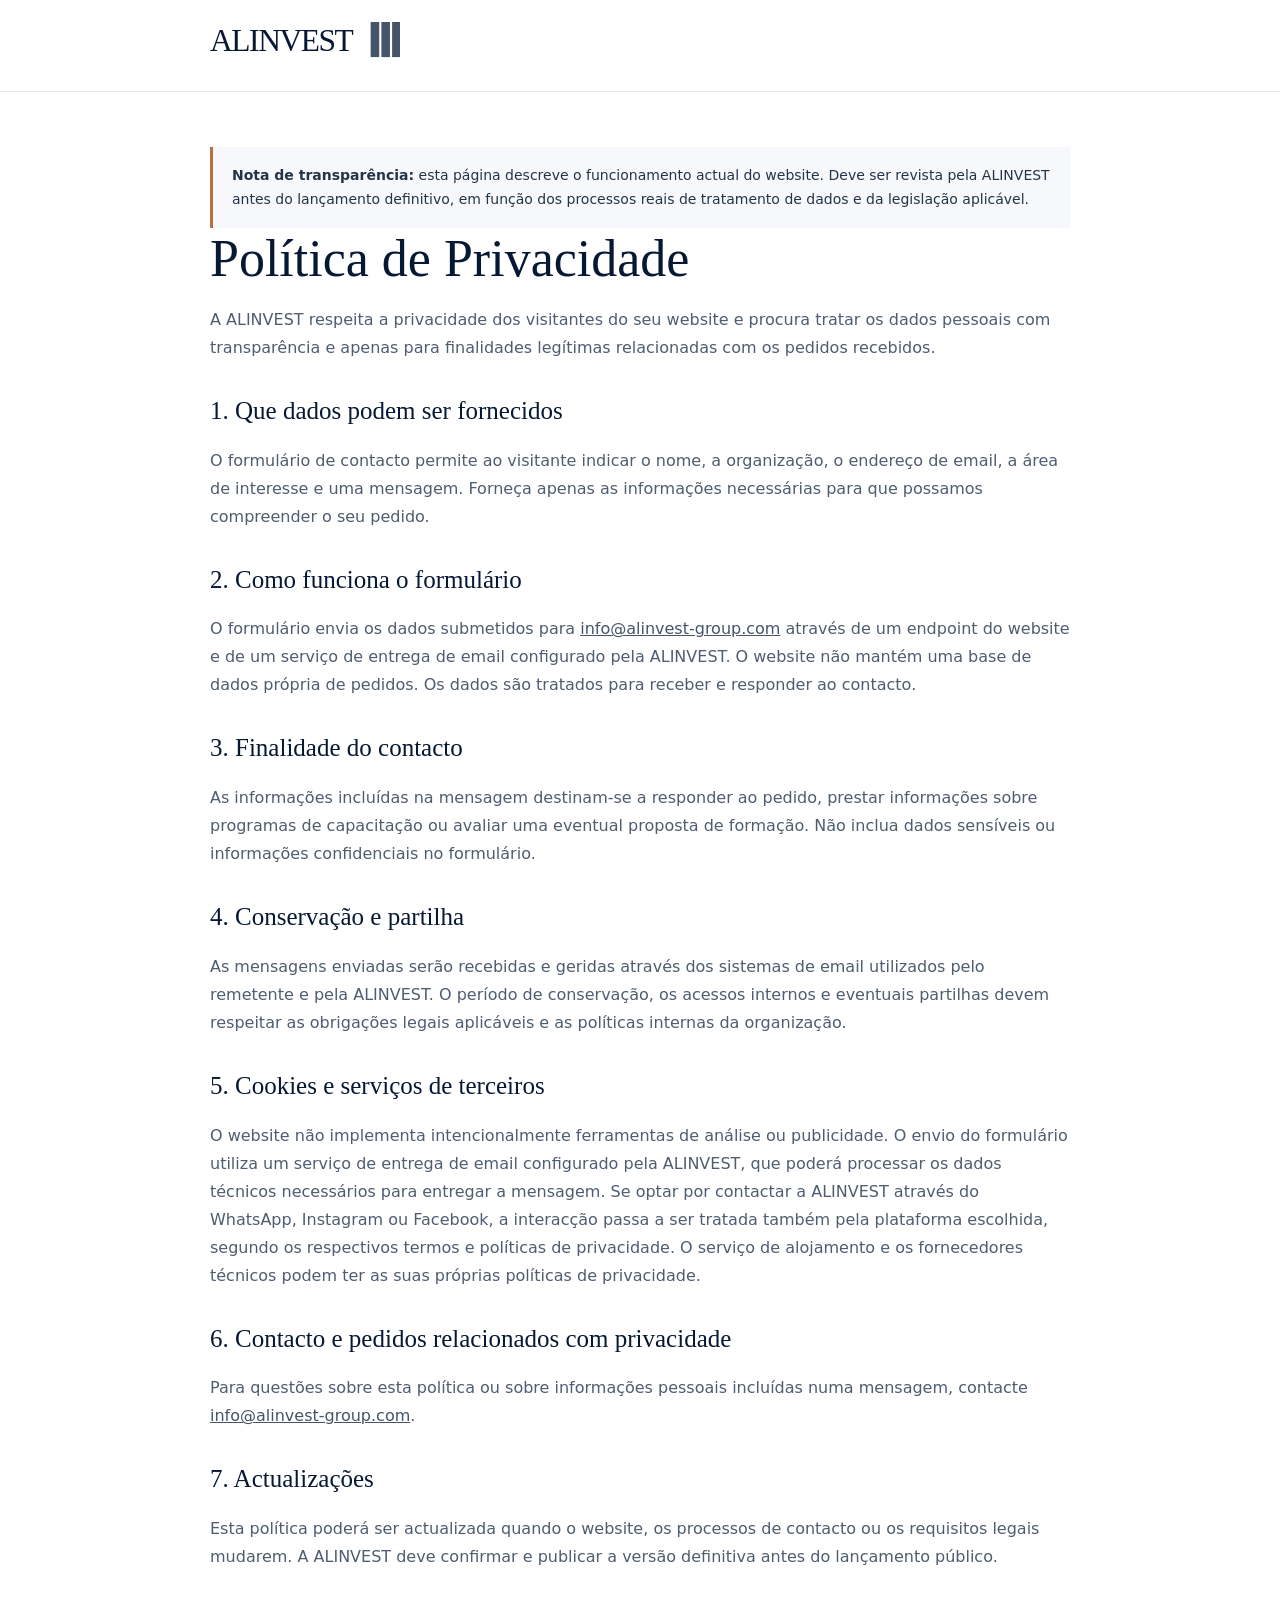
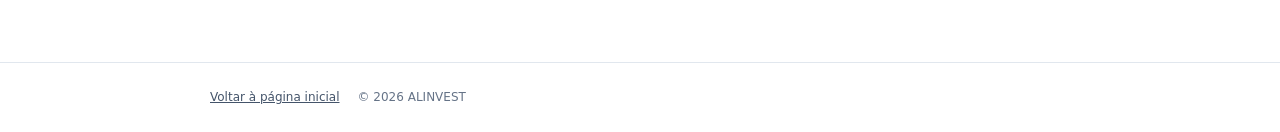
<file: politica-de-privacidade.html>
<!doctype html>
<html lang="pt-MZ">
<head>
<meta charset="utf-8">
<meta name="viewport" content="width=device-width, initial-scale=1">
<meta name="theme-color" content="#061833">
<link rel="manifest" href="manifest.webmanifest">
<meta name="description" content="Informação sobre a privacidade e o tratamento de dados pessoais no website da ALINVEST."><link rel="canonical" href="https://alinvest-group.com/politica-de-privacidade.html">
<title>Política de Privacidade — ALINVEST</title>
<style>
:root{--navy:#061833;--slate:#44546a;--ink:#243447;--muted:#657387;--paper:#f6f8fb;--line:#e1e7ee;--accent:#bd6d43}
*{box-sizing:border-box}body{margin:0;color:var(--ink);font:16px/1.75 system-ui,-apple-system,"Segoe UI",sans-serif}a{color:var(--slate)}a:hover{color:var(--navy)}.wrap{width:min(860px,calc(100% - 36px));margin:auto}.header{border-bottom:1px solid var(--line);padding:22px 0}.brand{display:inline-flex;align-items:center}.brand img{display:block;width:190px;height:auto;max-width:100%}.content{padding:55px 0 75px}h1,h2{font-family:Georgia,"Times New Roman",serif;color:var(--navy);font-weight:400;line-height:1.2}h1{font-size:clamp(36px,6vw,52px);margin:0 0 12px}h2{font-size:25px;margin-top:34px}p,li{color:#4f5d70}.notice{background:var(--paper);border-left:3px solid var(--accent);padding:16px 19px;font-size:14px}.footer{border-top:1px solid var(--line);padding:24px 0;color:var(--muted);font-size:12px}.footer a{margin-right:18px}a:focus-visible{outline:3px solid #8796aa;outline-offset:3px}
</style>
</head>
<body>
<header class="header"><div class="wrap"><a class="brand" href="index.html" aria-label="ALINVEST — página inicial"><img src="assets/alinvest-logo.svg" alt="ALINVEST" width="190" height="38"></a></div></header>
<main class="wrap content">
<div class="notice"><strong>Nota de transparência:</strong> esta página descreve o funcionamento actual do website. Deve ser revista pela ALINVEST antes do lançamento definitivo, em função dos processos reais de tratamento de dados e da legislação aplicável.</div>
<h1>Política de Privacidade</h1>
<p>A ALINVEST respeita a privacidade dos visitantes do seu website e procura tratar os dados pessoais com transparência e apenas para finalidades legítimas relacionadas com os pedidos recebidos.</p>
<h2>1. Que dados podem ser fornecidos</h2>
<p>O formulário de contacto permite ao visitante indicar o nome, a organização, o endereço de email, a área de interesse e uma mensagem. Forneça apenas as informações necessárias para que possamos compreender o seu pedido.</p>
<h2>2. Como funciona o formulário</h2>
<p>O formulário envia os dados submetidos para <a href="mailto:info@alinvest-group.com">info@alinvest-group.com</a> através de um endpoint do website e de um serviço de entrega de email configurado pela ALINVEST. O website não mantém uma base de dados própria de pedidos. Os dados são tratados para receber e responder ao contacto.</p>
<h2>3. Finalidade do contacto</h2>
<p>As informações incluídas na mensagem destinam-se a responder ao pedido, prestar informações sobre programas de capacitação ou avaliar uma eventual proposta de formação. Não inclua dados sensíveis ou informações confidenciais no formulário.</p>
<h2>4. Conservação e partilha</h2>
<p>As mensagens enviadas serão recebidas e geridas através dos sistemas de email utilizados pelo remetente e pela ALINVEST. O período de conservação, os acessos internos e eventuais partilhas devem respeitar as obrigações legais aplicáveis e as políticas internas da organização.</p>
<h2>5. Cookies e serviços de terceiros</h2>
<p>O website não implementa intencionalmente ferramentas de análise ou publicidade. O envio do formulário utiliza um serviço de entrega de email configurado pela ALINVEST, que poderá processar os dados técnicos necessários para entregar a mensagem. Se optar por contactar a ALINVEST através do WhatsApp, Instagram ou Facebook, a interacção passa a ser tratada também pela plataforma escolhida, segundo os respectivos termos e políticas de privacidade. O serviço de alojamento e os fornecedores técnicos podem ter as suas próprias políticas de privacidade.</p>
<h2>6. Contacto e pedidos relacionados com privacidade</h2>
<p>Para questões sobre esta política ou sobre informações pessoais incluídas numa mensagem, contacte <a href="mailto:info@alinvest-group.com">info@alinvest-group.com</a>.</p>
<h2>7. Actualizações</h2>
<p>Esta política poderá ser actualizada quando o website, os processos de contacto ou os requisitos legais mudarem. A ALINVEST deve confirmar e publicar a versão definitiva antes do lançamento público.</p>
</main>
<footer class="footer"><div class="wrap"><a href="index.html">Voltar à página inicial</a><span>© <span id="year"></span> ALINVEST</span></div></footer>
<script>document.getElementById('year').textContent=new Date().getFullYear();</script>
</body>
</html>
</file>
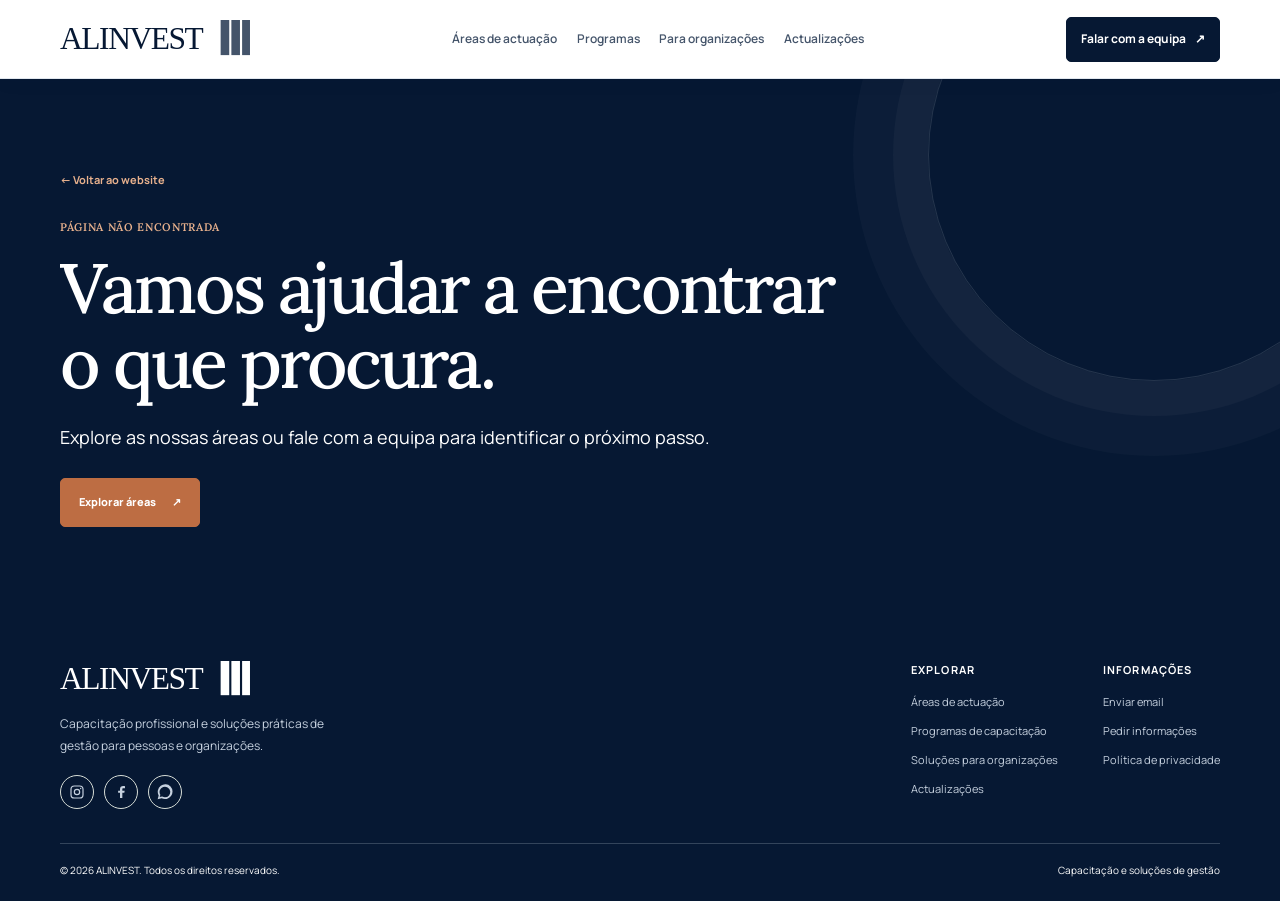
<file: actualizacoes/capacitacoes-eventos.html>
<!doctype html>
<html lang="pt-MZ">
<head>
<meta charset="utf-8"><meta name="viewport" content="width=device-width,initial-scale=1"><meta name="theme-color" content="#061833">
<link rel="preconnect" href="https://fonts.googleapis.com"><link rel="preconnect" href="https://fonts.gstatic.com" crossorigin><link href="https://fonts.googleapis.com/css2?family=Lora:wght@400;500;600;700&family=Manrope:wght@400;500;600;700;800&display=swap" rel="stylesheet">
<meta name="description" content="Conheça serviços, áreas de actuação e soluções. Consulte a informação e contacte a equipa."><link rel="stylesheet" href="/assets/css/site.css"><link rel="stylesheet" href="/assets/css/content-pages.css">
<title>Detalhes — ALINVEST</title>
</head><body class="content-page">
<header class="header"><div class="wrap nav">
<a class="brand" href="/" aria-label="ALINVEST — início"><img src="/assets/alinvest-logo.svg" alt="ALINVEST" width="220" height="44"></a>
<nav class="links" aria-label="Navegação principal"><a href="/#areas">Áreas de actuação</a><a href="/#formacoes">Programas</a><a href="/#solucoes">Para organizações</a><a href="/#actualizacoes">Actualizações</a></nav>
<a class="nav-cta" href="/#contacto">Falar com a equipa <span>↗</span></a><button class="menu-btn" aria-label="Abrir menu" aria-expanded="false" id="menuBtn" aria-controls="mobileLinks">☰</button>
</div><nav class="mobile-links" id="mobileLinks" aria-label="Navegação móvel"><a href="/#areas">Áreas de actuação</a><a href="/#formacoes">Programas de capacitação</a><a href="/#solucoes">Soluções para organizações</a><a href="/#actualizacoes">Actualizações</a><a class="mobile-cta" href="/#contacto">Falar com a equipa ↗</a></nav></header>
<main id="conteudo" data-detail-root></main>
<footer class="footer"><div class="wrap">
<div class="footer-top"><div class="footer-brand-block"><a class="brand footer-brand" href="/" aria-label="ALINVEST — início"><img src="/assets/alinvest-logo-white.svg" alt="ALINVEST" width="185" height="37"></a><p>Capacitação profissional e soluções práticas de gestão para pessoas e organizações.</p><div class="footer-social" aria-label="Redes sociais">
<a href="https://www.instagram.com/alinvest.lda/" target="_blank" rel="noopener noreferrer" aria-label="Instagram da ALINVEST"><svg viewBox="0 0 24 24" aria-hidden="true"><rect x="3" y="3" width="18" height="18" rx="5" fill="none" stroke="currentColor" stroke-width="1.8"/><circle cx="12" cy="12" r="4" fill="none" stroke="currentColor" stroke-width="1.8"/><circle cx="17.5" cy="6.8" r="1" fill="currentColor"/></svg></a><a href="https://www.facebook.com/alinvest.lda" target="_blank" rel="noopener noreferrer" aria-label="Facebook da ALINVEST"><svg viewBox="0 0 24 24" aria-hidden="true"><path d="M14 21v-8h3l.5-3H14V8c0-.9.3-1.5 1.6-1.5H18V3.2c-.4-.1-1.6-.2-2.8-.2-2.8 0-4.7 1.7-4.7 4.9V10H7.7v3h2.8v8z" fill="currentColor"/></svg></a><a href="https://wa.me/258851658131" target="_blank" rel="noopener noreferrer" aria-label="WhatsApp da ALINVEST"><svg viewBox="0 0 24 24" aria-hidden="true"><path d="M20.3 3.7A11.3 11.3 0 0 0 2.5 17.2L1 23l6-1.5A11.3 11.3 0 0 0 20.3 3.7ZM12 20a8 8 0 0 1-4.1-1.1l-.3-.2-3.5.9.9-3.4-.2-.4A8 8 0 1 1 12 20Z" fill="currentColor"/></svg></a></div></div>
<nav class="footer-links" aria-label="Navegação do rodapé"><div><strong>Explorar</strong><a href="/#areas">Áreas de actuação</a><a href="/#formacoes">Programas de capacitação</a><a href="/#solucoes">Soluções para organizações</a><a href="/#actualizacoes">Actualizações</a></div><div><strong>Informações</strong><a href="mailto:info@alinvest-group.com">Enviar email</a><a href="/#contacto">Pedir informações</a><a href="/privacidade">Política de privacidade</a></div></nav></div>
<div class="legal"><span>© <span id="year"></span> ALINVEST. Todos os direitos reservados.</span><span>Capacitação e soluções de gestão</span></div></div></footer>
<script src="/assets/js/content-data.js"></script><script src="/assets/js/detail-page.js"></script><script>document.getElementById('year').textContent=new Date().getFullYear();const mb=document.getElementById('menuBtn'),ml=document.getElementById('mobileLinks');if(mb&&ml){mb.addEventListener('click',()=>{const open=ml.classList.toggle('is-open');mb.setAttribute('aria-expanded',String(open));mb.setAttribute('aria-label',open?'Fechar menu':'Abrir menu');mb.textContent=open?'×':'☰';});ml.querySelectorAll('a').forEach(a=>a.addEventListener('click',()=>{ml.classList.remove('is-open');mb.setAttribute('aria-expanded','false');mb.setAttribute('aria-label','Abrir menu');mb.textContent='☰';}));}</script>
</body></html>
</file>
<file: assets/css/site.css>
:root{--ink:#1d2b35;--navy:#183447;--green:#476b5a;--green-soft:#e8eee8;--cream:#f7f6f1;--paper:#fff;--muted:#66747a;--line:#e1e5e2;--accent:#c27b50;--max:1160px;--radius:10px;--radius-card:16px;--radius-pill:999px;--space-1:4px;--space-2:8px;--space-3:12px;--space-4:16px;--space-6:24px;--space-8:32px;--space-12:48px;--font-sans:"Manrope","Segoe UI",Arial,sans-serif;--content-gutter:clamp(20px,4vw,48px)}
*{box-sizing:border-box}
html{scroll-behavior:smooth;scroll-padding-top:100px;overflow-x:clip}
body{margin:0;min-width:320px;overflow-x:clip;background:#fff;color:var(--ink);font-family:var(--font-sans);font-size:15px;line-height:1.65;-webkit-font-smoothing:antialiased}
img,svg{max-width:100%;height:auto}
a{color:inherit;text-decoration:none}
button,input,select,textarea{font:inherit}
button,a{-webkit-tap-highlight-color:transparent}
button:focus-visible,a:focus-visible,input:focus-visible,select:focus-visible,textarea:focus-visible,summary:focus-visible{outline:3px solid #bd916d;outline-offset:3px}
.wrap{width:min(var(--max),calc(100% - 48px));margin-inline:auto}
h1,h2,h3,p{margin-top:0}
h1,h2,h3{color:var(--navy)}
h1,h2{font-family:var(--font-sans);font-weight:800;letter-spacing:-.025em}
.header{position:sticky;top:0;z-index:20;background:rgba(255,255,255,.97);backdrop-filter:blur(12px);border-bottom:1px solid var(--line)}
.nav{min-height:78px;display:flex;align-items:center;justify-content:space-between;gap:28px}
.brand{display:flex;align-items:center;flex-shrink:0}
.brand img,.brand svg{display:block;width:190px;height:auto}
.links{display:flex;align-items:center;justify-content:center;gap:clamp(12px,1.55vw,22px);font-size:12px;font-weight:600;color:#44535a}
.links a{transition:color .18s}
.links a:hover,.footer-links a:hover{color:var(--green)}
.nav-cta,.btn{display:inline-flex;align-items:center;justify-content:center;gap:9px;min-height:45px;padding:12px 18px;border:1px solid var(--green);border-radius:5px;background:var(--green);color:#fff;font-size:12px;font-weight:700;line-height:1.35;transition:background .18s,border-color .18s,transform .18s}
.nav-cta{white-space:nowrap;padding:11px 14px}
.nav-cta:hover,.btn:hover{background:#355646;border-color:#355646;transform:translateY(-1px)}
.btn.secondary{background:transparent;color:var(--navy);border-color:#c7d0ca}
.btn.secondary:hover{background:#f0f3ef;border-color:#9aada0}
.btn.light{background:#fff;color:var(--navy);border-color:#fff}
.menu-btn{display:none;align-items:center;justify-content:center;width:44px;height:44px;border:1px solid var(--line);border-radius:5px;background:#fff;color:var(--navy);font-size:23px;cursor:pointer}
.mobile-links{display:none}
.hero{position:relative;overflow:hidden;background:var(--cream)}
.eyebrow{display:flex;align-items:center;gap:10px;color:var(--green);font-size:10px;font-weight:800;letter-spacing:.15em;line-height:1.5;text-transform:uppercase}
.eyebrow:before{content:"";display:block;width:24px;height:2px;background:var(--accent);flex-shrink:0}
.hero h1{max-width:570px;margin:20px 0;font-size:clamp(44px,5.2vw,67px);line-height:1.035;letter-spacing:-.045em}
.hero h1 em{font-style:normal;color:var(--green)}
.hero p{max-width:510px;color:#5f6d70;font-size:16px;line-height:1.85;margin-bottom:26px}
.section{padding:82px 0}
.section.soft{background:var(--cream)}
.section-head{display:flex;align-items:end;justify-content:space-between;gap:36px;margin-bottom:32px}
.section-head h2{max-width:590px;margin:13px 0 0;font-size:clamp(33px,4vw,47px);line-height:1.1}
.section-head>p{max-width:405px;margin:0;color:var(--muted);font-size:13px;line-height:1.8}
.catalogue{background:#f5f6f2}
.catalogue-tools{display:flex;flex-wrap:wrap;gap:8px;margin-bottom:24px}
.catalogue-filter{min-height:38px;padding:8px 13px;border:1px solid #d6ddd6;border-radius:4px;background:#fff;color:#53625c;font-size:11px;font-weight:650;cursor:pointer;transition:background .18s,color .18s,border-color .18s}
.catalogue-filter:hover,.catalogue-filter[aria-pressed="true"]{background:var(--green);border-color:var(--green);color:#fff}
.course-grid{display:grid;grid-template-columns:repeat(3,minmax(0,1fr));gap:16px}
.course-card{display:flex;flex-direction:column;align-items:flex-start;min-width:0;min-height:300px;padding:24px;border:1px solid #e0e5df;border-radius:7px;background:#fff;box-shadow:0 4px 14px rgba(28,51,42,.025);transition:transform .2s,border-color .2s,box-shadow .2s}
.course-card:hover{transform:translateY(-3px);border-color:#b9c9bd;box-shadow:0 12px 28px rgba(28,51,42,.07)}
.course-tag{display:inline-block;margin-bottom:12px;padding:5px 8px;border-radius:3px;background:var(--green-soft);color:#3f6653;font-size:9px;font-weight:800;letter-spacing:.035em}
.course-card h3{margin:0 0 10px;font:400 23px/1.16 Georgia,serif;letter-spacing:-.02em}
.course-card p{margin:0 0 19px;color:var(--muted);font-size:12px;line-height:1.75}
.course-action{display:flex;align-items:center;gap:6px;width:100%;margin-top:auto;padding-top:13px;border-top:1px solid var(--line);color:var(--green);font-size:11px;font-weight:750}
.course-action:hover{color:#294b3a}
.catalogue-note{margin:19px 0 0;color:#758078;font-size:10px;line-height:1.7}
.areas{display:grid;grid-template-columns:repeat(3,minmax(0,1fr));border-top:1px solid var(--line);border-left:1px solid var(--line)}
.area{display:flex;flex-direction:column;align-items:flex-start;min-width:0;min-height:225px;padding:25px;border:0;border-right:1px solid var(--line);border-bottom:1px solid var(--line);background:#fff;transition:background .2s}
.area:hover{background:#f7f8f4}
.num{color:var(--green);font-size:10px;font-weight:800;letter-spacing:.1em}
.area h3{margin:25px 0 9px;font:400 25px/1.12 Georgia,serif;letter-spacing:-.02em}
.area p{margin:0 0 18px;color:var(--muted);font-size:12px;line-height:1.75}
.area a{margin-top:auto;color:var(--green);font-size:11px;font-weight:750}
.area a span{padding-left:5px}
.solutions{background:var(--green-soft)}
.solutions-grid{display:grid;grid-template-columns:repeat(2,minmax(0,1fr));gap:14px}
.solution-card{display:flex;flex-direction:column;align-items:flex-start;min-width:0;padding:30px;border:1px solid #d9e3da;border-radius:7px;background:#fff;box-shadow:0 3px 12px rgba(34,63,48,.025);transition:transform .2s,box-shadow .2s}
.solution-card:hover{transform:translateY(-3px);box-shadow:0 12px 26px rgba(34,63,48,.08)}
.solution-featured{background:var(--navy);border-color:var(--navy)}
.solution-index{color:#64806f;font-size:10px;font-weight:800;letter-spacing:.1em}
.solution-index span{margin-left:8px;font-weight:650}
.solution-featured .solution-index{color:#c8d6cd}
.solution-icon{display:grid;place-items:center;width:46px;height:46px;margin:21px 0 15px;border-radius:50%;background:#edf2ed;color:var(--green);font-size:10px;font-weight:850}
.solution-featured .solution-icon{background:#294b5b;color:#fff}
.solution-card h3{margin:0 0 11px;font:400 clamp(25px,2.7vw,32px)/1.1 Georgia,serif;letter-spacing:-.025em}
.solution-featured h3{color:#fff}
.solution-card p{margin:0 0 15px;color:var(--muted);font-size:12px;line-height:1.8}
.solution-featured p{color:#d5e0dc}
.solution-card ul{display:grid;gap:8px;margin:0 0 22px;padding:0;list-style:none}
.solution-card li{position:relative;padding-left:17px;color:#4e5e57;font-size:11px;line-height:1.65}
.solution-card li:before{content:"✓";position:absolute;left:0;color:var(--green);font-weight:800}
.solution-featured li{color:#dce5e0}
.solution-featured li:before{color:#c6d6cc}
.solution-card>a{display:flex;align-items:center;gap:7px;width:100%;margin-top:auto;padding-top:14px;border-top:1px solid var(--line);color:var(--green);font-size:11px;font-weight:750}
.solution-featured>a{border-color:#405966;color:#e0e9e3}
.solutions-note{max-width:900px;margin:19px 0 0;color:#61726a;font-size:10px;line-height:1.75}
#sobre{background:var(--cream)}
#metodo{background:#fff}
.faq-section{background:#f6f7f3}
.faq-layout{display:grid;grid-template-columns:.8fr 1.2fr;gap:clamp(35px,7vw,85px);align-items:start}
.faq-intro h2{margin:15px 0;font-size:clamp(32px,4vw,45px);line-height:1.1}
.faq-intro p{color:var(--muted);font-size:13px;line-height:1.8}
.faq-intro .btn{margin-top:9px}
.faq-list{border-top:1px solid #dce2dc}
.faq-list details{border-bottom:1px solid #dce2dc}
.faq-list summary{position:relative;list-style:none;cursor:pointer;padding:19px 36px 19px 0;color:var(--navy);font-size:13px;font-weight:700;line-height:1.5}
.faq-list summary::-webkit-details-marker{display:none}
.faq-list summary:after{content:"+";position:absolute;right:4px;top:14px;color:var(--green);font-size:21px;font-weight:400}
.faq-list details[open] summary:after{content:"−"}
.faq-list details p{max-width:690px;margin:0;padding:0 24px 18px 0;color:var(--muted);font-size:12px;line-height:1.8}
#contacto{background:#fff}
.contact-grid{display:grid;grid-template-columns:.82fr 1.18fr;gap:clamp(35px,6vw,70px);align-items:start}
.contact-grid h2{margin:15px 0;font-size:clamp(34px,4vw,47px);line-height:1.08}
.contact-grid>div>p{color:var(--muted);font-size:13px;line-height:1.8}
.contact-note{margin-top:26px;padding-top:20px;border-top:1px solid var(--line);color:var(--muted);font-size:12px;line-height:1.9;overflow-wrap:anywhere}
.contact-note strong{color:var(--navy)}
.contact-note a{color:var(--green);text-decoration:underline;text-decoration-color:#b8c9bc;text-underline-offset:3px}
form{display:grid;grid-template-columns:repeat(2,minmax(0,1fr));gap:15px;padding:25px;border:1px solid #e1e6df;border-radius:8px;background:#f7f8f5}
label{display:block;color:#3f4e49;font-size:11px;font-weight:750}
input,select,textarea{display:block;width:100%;min-width:0;min-height:44px;margin-top:7px;padding:11px 12px;border:1px solid #d5ddd6;border-radius:4px;background:#fff;color:var(--ink);font-size:12px}
input:focus,select:focus,textarea:focus{outline:2px solid #96b1a0;outline-offset:1px;border-color:var(--green)}
textarea{min-height:112px;resize:vertical}
.full{grid-column:1/-1}
.form-hint{grid-column:1/-1;margin:0;color:#718078;font-size:10px;line-height:1.7}
.footer{padding:36px 0 20px;background:#f0f3ef;border-top:1px solid #e1e6df}
.footer-top{display:flex;justify-content:space-between;gap:40px;padding-bottom:27px}
.footer .brand img{width:175px}
.footer p{max-width:300px;margin:13px 0 0;color:var(--muted);font-size:11px;line-height:1.8}
.footer-links{display:flex;gap:clamp(25px,5vw,60px)}
.footer-links>div{display:grid;align-content:start;gap:8px;color:#5c6a64;font-size:11px}
.footer-links strong{margin-bottom:4px;color:var(--navy);font-size:10px;letter-spacing:.08em;text-transform:uppercase}
.legal{display:flex;justify-content:space-between;gap:15px;padding-top:15px;border-top:1px solid #d9e0d9;color:#78837c;font-size:9px;line-height:1.7}
section[id]{scroll-margin-top:100px}
[hidden]{display:none!important}
@media(max-width:1050px){.links{gap:11px}.links a{font-size:11px}.nav-cta{font-size:11px;padding:10px}.area{padding:22px}.solution-card{padding:25px}}
@media(max-width:820px){.wrap{width:calc(100% - 36px)}.nav{min-height:72px}.links,.nav>.nav-cta{display:none}.menu-btn{display:inline-flex}.mobile-links.open{display:grid;padding:3px 18px 14px;border-top:1px solid var(--line);background:#fff;box-shadow:0 12px 20px rgba(24,52,71,.06)}.mobile-links a{padding:12px 0;border-bottom:1px solid #edf0ec;font-size:12px;font-weight:650}.mobile-links .mobile-cta{color:var(--green)}.hero h1{max-width:13ch;font-size:clamp(45px,7.5vw,61px)}.section{padding:68px 0}.section-head{align-items:flex-start;flex-direction:column;gap:15px}.section-head>p{max-width:620px}.course-grid{grid-template-columns:repeat(2,minmax(0,1fr))}.areas{grid-template-columns:repeat(2,minmax(0,1fr))}.solutions-grid{grid-template-columns:repeat(2,minmax(0,1fr))}.contact-grid,.faq-layout{grid-template-columns:minmax(0,1fr);gap:30px}.footer-top{flex-direction:column;gap:28px}}
@media(max-width:560px){.wrap{width:calc(100% - 30px)}.brand img{width:165px}.eyebrow{font-size:9px;letter-spacing:.11em}.hero h1{font-size:clamp(38px,10vw,48px);line-height:1.06;margin:17px 0}.hero p{font-size:14px;line-height:1.75}.section{padding:53px 0}.section-head{margin-bottom:25px}.section-head h2,.faq-intro h2{font-size:clamp(30px,8vw,39px)}.course-grid,.areas,.solutions-grid{grid-template-columns:minmax(0,1fr)}.course-card{min-height:0;padding:20px}.area{min-height:0;padding:22px}.area h3{margin:16px 0 8px}.solution-card{padding:23px}.solution-icon{margin:17px 0 13px}.faq-list summary{padding:17px 33px 17px 0;font-size:12px}form{grid-template-columns:minmax(0,1fr);padding:17px;gap:13px}.full{grid-column:auto}.footer-links{gap:24px;flex-wrap:wrap}.footer-links>div{min-width:130px}.legal{flex-direction:column;gap:5px}}
@media(prefers-reduced-motion:reduce){html{scroll-behavior:auto}*,*:before,*:after{transition:none!important;animation:none!important}}


/* Mozambique-market positioning and locally grounded content */
:root{--green:#315f4b;--green-soft:#eaf0e9;--navy:#173447;--accent:#b9774e}
.hero{background:#f5f5f0}
.hero h1{max-width:590px}




/* Human-centred design: local capability, practical learning and African imagery */
:root{--ink:#26352d;--navy:#234638;--green:#3e7655;--green-soft:#edf2e7;--cream:#fbf7ef;--paper:#fffdf9;--accent:#d8794d;--sun:#e7b94f;--line:#e8e1d5;--muted:#68736a;--radius:16px}
body{background:var(--paper);color:var(--ink);font-family:"Trebuchet MS",Arial,sans-serif;font-size:15.5px}
h1,h2,h3{color:var(--navy);font-family:"Trebuchet MS",Arial,sans-serif;letter-spacing:-.04em}h1,h2{font-weight:800}
.header{background:rgba(255,253,249,.97);border-bottom-color:#eee6da}.nav{min-height:82px}
.links{color:#3e5245}.links a:hover,.footer-links a:hover{color:var(--accent)}
.nav-cta,.btn{border-radius:999px;background:#3e7655;border-color:#3e7655;padding:13px 21px}.nav-cta{padding:12px 16px}
.nav-cta:hover,.btn:hover{background:#294e3a;border-color:#294e3a}.btn.secondary{border-radius:999px;background:transparent;color:#315c45;border-color:#b9cbb8}.menu-btn{border-radius:12px}
.hero{background:#fbf7ef}
.eyebrow{color:#3e7655;letter-spacing:.09em}.eyebrow:before{width:20px;height:4px;border-radius:9px;background:var(--accent)}
.hero h1{font-size:clamp(43px,5.1vw,65px);line-height:1.04}.hero h1 em{color:#c86f43}
.hero p{font-size:16px;line-height:1.8;color:#5c6c60}
.section{padding:80px 0}.section.soft,.catalogue{background:#f8f5ed}.section-head h2{font-size:clamp(32px,3.8vw,45px);line-height:1.13}
.catalogue-tools{gap:9px}.catalogue-filter{border-radius:999px;border-color:#ded7c9;padding:9px 15px;background:#fffdf9}.catalogue-filter:hover,.catalogue-filter[aria-pressed="true"]{background:#3e7655;border-color:#3e7655}
.course-grid{gap:18px}.course-card{border-radius:15px;padding:16px;min-height:0;border-color:#ebe3d6;box-shadow:0 5px 16px rgba(57,73,50,.035)}.course-card:hover{transform:translateY(-4px);border-color:#d4c5ae;box-shadow:0 15px 26px rgba(57,73,50,.09)}.course-tag{border-radius:999px;background:#edf2e7;color:#315c45;padding:5px 10px}
.course-card h3{font-size:22px;line-height:1.18;font-weight:800}.course-card p{font-size:12.5px}.course-action{color:#3e7655;border-top-color:#eee7dc}
.areas{border:0;gap:13px}.area{border:1px solid #e9e3d8;border-radius:15px;min-height:220px;padding:24px;background:#fffdf9}.area:hover{background:#f4f5e9;border-color:#d7dfcd}.area .num{color:#c86f43}.area h3{font-weight:800;font-size:23px}
.solutions{background:#eaf0e5}.solutions-grid{gap:16px}.solution-card{border-radius:16px;border-color:#dce5d8;padding:28px;box-shadow:none}.solution-card:hover{transform:translateY(-3px);box-shadow:0 14px 26px rgba(35,70,56,.08)}
.solution-featured{background:#315c45;border-color:#315c45}.solution-index{color:#71917b}.solution-featured .solution-index{color:#d8e5d8}.solution-icon{border-radius:15px;background:#edf2e7;color:#315c45;font-weight:900}.solution-featured .solution-icon{background:#456e56;color:#fff}.solution-card h3{font-weight:800}.solution-card>a{color:#3e7655;border-color:#e7e7dc}.solution-featured>a{color:#fff;border-color:#6d8b76}
#sobre{background:#f8f5ed}
.faq-section{background:#f8f5ed}.faq-list,.faq-list details{border-color:#e3dacb}.faq-list summary:after{color:#c86f43}
form{border-radius:17px;border-color:#e9e0d3;background:#f8f5ed;padding:27px}input,select,textarea{border-radius:9px;border-color:#ded7ca;background:#fffdf9}
.footer{background:#315c45;border-color:#315c45;color:#fff}.footer p,.footer-links>div{color:#d9e4d9}.footer-links strong{color:#fff}.footer-links a:hover{color:#f7d68c}.legal{border-color:#577760;color:#d2ded2}
@media(max-width:820px){.section{padding:65px 0}}
@media(max-width:560px){.hero h1{font-size:clamp(37px,9.7vw,47px)}.area{border-radius:13px}.solution-card{border-radius:14px}form{padding:18px}}

/* ALINVEST x Mozambique LNG reference: editorial full-width layout, local workforce, clearer navigation */
:root{--brand-navy:#061833;--brand-slate:#44546a;--brand-blue:#254d63;--brand-sand:#f2eee5;--brand-rust:#bd6d43;--brand-green:#4d765f;--ink:#192a3a;--navy:#061833;--green:#4d765f;--accent:#bd6d43;--cream:#f2eee5;--paper:#fff}
html{scroll-padding-top:88px}
body{font-family:Arial,Helvetica,sans-serif;color:#253746;background:#fff;font-size:15px;line-height:1.65}
.header{position:sticky;top:0;z-index:50;background:#fff;border-bottom:1px solid #dfe4e8;box-shadow:0 2px 12px rgba(6,24,51,.035)}
.brand img{width:168px;}
.nav{min-height:78px;gap:25px}
.links{display:flex;align-items:center;gap:clamp(14px,2vw,27px);font-size:12px;font-weight:700;color:#253746}
.links a{white-space:nowrap;position:relative;padding:28px 0}
.links a:after{content:"";position:absolute;bottom:19px;left:0;width:0;height:2px;background:#bd6d43;transition:width .2s}
.links a:hover:after{width:100%}
.nav-cta{background:#061833;border-color:#061833;border-radius:2px;padding:12px 17px;font-size:11px;white-space:nowrap}
.nav-cta:hover{background:#254d63;border-color:#254d63}
.menu-btn{border-radius:2px;border-color:#d6dde2;color:#061833}
.hero{position:relative;isolation:isolate;min-height:min(690px,calc(100vh - 78px));background:#16384a;color:#fff;overflow:hidden;display:flex;align-items:stretch}
.hero-backdrop{position:absolute;z-index:-3;inset:0;background-image:none;background-size:cover;background-position:center 42%;transform:scale(1.01)}
.hero-shade{position:absolute;z-index:-2;inset:0;background:linear-gradient(90deg,rgba(4,20,40,.9) 0%,rgba(4,20,40,.72) 40%,rgba(4,20,40,.25) 75%,rgba(4,20,40,.1) 100%),linear-gradient(0deg,rgba(4,20,40,.42),transparent 40%)}
.hero-content{min-height:inherit;display:flex;flex-direction:column;justify-content:center;position:relative;padding-top:90px;padding-bottom:72px}
.hero-copy{max-width:760px;padding:0}
.hero-eyebrow{display:flex;align-items:center;gap:12px;color:#f1d4bd;font-size:10px;font-weight:800;letter-spacing:.18em;text-transform:uppercase;margin-bottom:25px}
.hero-eyebrow span{display:inline-block;width:33px;height:3px;background:#d48a5e}
.hero h1{color:#fff;font-size:clamp(43px,6.2vw,78px);font-weight:800;line-height:1.02;letter-spacing:-.055em;max-width:800px;margin:0 0 25px}
.hero h1 em{font-style:normal;color:#e7b28e}
.hero-copy>p{max-width:560px;color:#f1f3f4;font-size:17px;line-height:1.8;margin:0 0 30px}
.hero-actions{display:flex;flex-wrap:wrap;gap:12px}
.hero-button{display:inline-flex;align-items:center;justify-content:center;gap:22px;min-height:49px;padding:13px 19px;font-size:11px;font-weight:800;letter-spacing:.015em;border:1px solid rgba(255,255,255,.65);transition:background .2s,border-color .2s}
.hero-button.primary{background:#bd6d43;border-color:#bd6d43;color:#fff}
.hero-button.primary:hover{background:#a85b35;border-color:#a85b35}
.hero-button.ghost{color:#fff;background:rgba(6,24,51,.2)}
.hero-button.ghost:hover{background:rgba(255,255,255,.13)}
.hero-index{display:flex;align-items:center;gap:12px;margin-top:65px;color:#e2e8ed;font-size:9px;letter-spacing:.16em;font-weight:700}
.hero-index span:first-child{color:#f0b58e;font-size:15px}
.hero-index i{height:1px;width:42px;background:#d48a5e}
.section{scroll-margin-top:85px}
.section{padding:84px 0}
.section.soft,.catalogue,#sobre,.faq-section{background:#f5f3ee}
.section-head h2{font-size:clamp(31px,4vw,47px);line-height:1.1;letter-spacing:-.045em;color:#061833}
.eyebrow{color:#a95d39;font-size:10px;font-weight:800;letter-spacing:.12em;text-transform:uppercase}
.eyebrow:before{background:#bd6d43}
.course-card,.area,.solution-card,form{border-radius:0}
.course-card{border-color:#dfe3e4;box-shadow:none}
.course-card:hover{transform:translateY(-3px);border-color:#b9c6ca;box-shadow:0 12px 25px rgba(6,24,51,.08)}
.course-tag{border-radius:0;background:#e8eee8;color:#254d3d}
.course-card h3,.area h3,.solution-card h3{color:#061833}
.catalogue-filter{border-radius:0}
.catalogue-filter[aria-pressed="true"],.catalogue-filter:hover{background:#061833;border-color:#061833}
.areas{gap:0;border-top:1px solid #dfe3e4;border-left:1px solid #dfe3e4}
.area{border:0;border-right:1px solid #dfe3e4;border-bottom:1px solid #dfe3e4;min-height:220px}
.area:hover{background:#f2eee5}
.area .num{color:#bd6d43}
.solutions{background:#e9edf0}
.solution-card{border:1px solid #d4dde1;box-shadow:none}
.solution-featured{background:#061833;border-color:#061833}
.solution-index{color:#71899a}
.solution-icon{border-radius:0;background:#e3e9ec;color:#061833}
.solution-featured .solution-icon{background:#254d63}
.solution-card>a{color:#254d63}
.faq-list,.faq-list details{border-color:#dfe3e4}
.faq-list summary:after{color:#bd6d43}
form{border:1px solid #dfe3e4;background:#f5f3ee;padding:30px}
input,select,textarea{border-radius:0;border-color:#ccd5d9;background:#fff}
input:focus,select:focus,textarea:focus{outline:2px solid #9eb5c1;border-color:#254d63}
.footer{background:#061833;border-color:#061833;color:#fff}
.footer p,.footer-links>div{color:#c6d1d9}
.footer-links strong{color:#fff}
.footer-links a:hover{color:#e7b28e}
.legal{border-color:#33475c;color:#c6d1d9}
@media(max-width:900px){.links{gap:14px}.links a{font-size:11px}.brand img{width:145px}.nav{gap:16px}.hero{min-height:620px}}
@media(max-width:820px){.nav{min-height:72px}.links{display:none}.nav-cta{margin-left:auto}.menu-btn{display:block}.hero{min-height:590px}.hero-content{padding-top:75px;padding-bottom:50px}.hero h1{font-size:clamp(43px,7.5vw,64px)}.section{padding:65px 0}}
@media(max-width:560px){.brand img{width:135px}.nav-cta{padding:10px 11px;font-size:10px}.hero{min-height:600px}.hero-backdrop{background-position:58% center}.hero-shade{background:linear-gradient(90deg,rgba(4,20,40,.88),rgba(4,20,40,.58)),linear-gradient(0deg,rgba(4,20,40,.35),transparent 50%)}.hero-content{padding-top:65px;padding-bottom:36px}.hero h1{font-size:clamp(39px,10.2vw,51px)}.hero-copy>p{font-size:15px}.hero-actions{align-items:stretch;flex-direction:column;max-width:330px}.hero-button{justify-content:space-between}.hero-index{margin-top:48px}.section-head h2{font-size:33px}form{padding:19px}}


/* ALINVEST design system — logo-aligned palette, coherent SaaS layout */
:root{
 --ink:#243447;--navy:#061833;--green:#44546a;--green-soft:#edf1f5;
 --cream:#f6f8fb;--paper:#fff;--muted:#657387;--line:#e1e7ee;
 --accent:#44546a;--brand-navy:#061833;--brand-slate:#44546a;
 --brand-blue:#62758a;--brand-sand:#f6f8fb;--brand-rust:#44546a;
 --brand-green:#44546a;--max:1160px;--radius:18px
}
html{scroll-padding-top:90px}
body{background:#fff;color:var(--ink);font-family:Inter,"Segoe UI",Arial,sans-serif;font-size:15px;line-height:1.7}
h1,h2,h3{font-family:Inter,"Segoe UI",Arial,sans-serif;color:var(--navy);letter-spacing:-.035em}
h1,h2{font-weight:750}
.wrap{width:min(var(--max),calc(100% - 48px))}
.header{position:sticky;top:0;z-index:50;background:rgba(255,255,255,.96);backdrop-filter:blur(16px);border-bottom:1px solid #e6ebf1;box-shadow:0 3px 18px rgba(6,24,51,.045)}
.nav{min-height:82px;gap:26px}
.brand img{width:176px;}
.links{gap:clamp(12px,1.7vw,24px);font-size:12px;font-weight:650;color:#44546a}
.links a{padding:10px 0;white-space:nowrap}
.links a:after{bottom:2px;background:#44546a;height:2px;border-radius:5px}
.links a:hover,.footer-links a:hover{color:#061833}
.nav-cta,.btn,.hero-button,.mobile-cta{border-radius:999px;min-height:46px;padding:12px 20px;border:1px solid #061833;background:#061833;color:#fff;font-size:12px;font-weight:700;letter-spacing:0;box-shadow:none}
.nav-cta{padding:11px 17px}
.nav-cta:hover,.btn:hover{background:#44546a;border-color:#44546a;transform:translateY(-1px)}
.btn.secondary{background:#fff;color:#061833;border-color:#c8d2de}
.btn.secondary:hover{background:#edf1f5;border-color:#44546a}
.btn.light{background:#fff;color:#061833;border-color:#fff}
.menu-btn{border:1px solid #d7e0e9;border-radius:13px;color:#061833;background:#fff}
.hero{min-height:0;background:#f6f8fb;color:#243447}
.hero-backdrop{background-position:center 42%}
.hero-shade{background:linear-gradient(90deg,rgba(6,24,51,.88) 0%,rgba(6,24,51,.68) 42%,rgba(6,24,51,.22) 78%,rgba(6,24,51,.1) 100%),linear-gradient(0deg,rgba(6,24,51,.3),transparent 40%)}
.hero-content{min-height:clamp(530px,68vw,650px);padding-top:76px;padding-bottom:52px}
.hero-copy{max-width:720px}
.hero-eyebrow{color:#e0e7ef;letter-spacing:.13em}
.hero-eyebrow span{background:#b7c5d6;border-radius:99px;width:26px}
.hero h1{font-family:Inter,"Segoe UI",Arial,sans-serif;font-size:clamp(40px,5.5vw,70px);font-weight:780;line-height:1.05;letter-spacing:-.055em}
.hero h1 em{color:#d8e1ec}
.hero-copy>p{color:#f1f4f8;font-size:16px;line-height:1.8}
.hero-actions{gap:12px}
.hero-button{justify-content:center;gap:15px;min-height:49px;padding:13px 21px;transition:all .2s}
.hero-button.primary{background:#fff;color:#061833;border-color:#fff}
.hero-button.primary:hover{background:#e9eef4;border-color:#e9eef4}
.hero-button.ghost{background:rgba(6,24,51,.15);border-color:rgba(255,255,255,.75);color:#fff}
.hero-button.ghost:hover{background:rgba(255,255,255,.12);border-color:#fff}
.hero-index{color:#edf2f8;letter-spacing:.12em}
.hero-index span:first-child{color:#fff}
.hero-index i{background:#b7c5d6}
.section{scroll-margin-top:92px}
.section{padding:clamp(58px,7vw,86px) 0}
.section.soft,.catalogue,#sobre,.faq-section{background:#f6f8fb}
.section-head{max-width:760px;margin-bottom:30px}
.section-head h2{font-size:clamp(30px,3.7vw,44px);line-height:1.13;letter-spacing:-.045em;color:#061833;font-weight:760}
.section-head>p{color:#657387}
.eyebrow{color:#44546a;font-size:10px;font-weight:800;letter-spacing:.13em}
.eyebrow:before{background:#44546a;border-radius:99px}
.catalogue-tools{gap:9px}
.catalogue-filter{border:1px solid #d5dee8;border-radius:999px;background:#fff;color:#44546a;padding:9px 15px;transition:all .18s}
.catalogue-filter:hover,.catalogue-filter[aria-pressed="true"]{background:#061833;border-color:#061833;color:#fff}
.course-grid{gap:18px}
.course-card{border:1px solid #e1e7ee;border-radius:18px;background:#fff;padding:16px;box-shadow:0 4px 16px rgba(6,24,51,.035);overflow:hidden;transition:transform .2s,box-shadow .2s,border-color .2s}
.course-card:hover{transform:translateY(-3px);border-color:#c6d3e0;box-shadow:0 13px 28px rgba(6,24,51,.08)}
.course-tag{border-radius:999px;background:#edf1f5;color:#44546a;padding:5px 10px}
.course-card h3,.area h3,.solution-card h3{color:#061833;font-weight:750}
.course-card h3{font-size:20px;line-height:1.25}
.course-action{color:#44546a;border-color:#e8edf2}
.areas{gap:14px;border:0}
.area{border:1px solid #e1e7ee;border-radius:18px;min-height:200px;padding:23px;background:#fff;transition:transform .2s,box-shadow .2s,border-color .2s}
.area:hover{background:#fff;border-color:#c6d3e0;transform:translateY(-2px);box-shadow:0 10px 24px rgba(6,24,51,.06)}
.area .num{color:#62758a}
.solutions{background:#edf1f5}
.solutions-grid{gap:16px}
.solution-card{border:1px solid #dce4ec;border-radius:18px;background:#fff;padding:26px;box-shadow:0 4px 15px rgba(6,24,51,.025);transition:transform .2s,box-shadow .2s}
.solution-card:hover{transform:translateY(-3px);box-shadow:0 12px 26px rgba(6,24,51,.07)}
.solution-featured{background:#061833;border-color:#061833}
.solution-index{color:#8497ad}
.solution-featured .solution-index{color:#b7c5d6}
.solution-icon{border-radius:14px;background:#edf1f5;color:#061833}
.solution-featured .solution-icon{background:#233a58;color:#fff}
.solution-card>a{color:#44546a;border-color:#e1e7ee}
.solution-featured>a{color:#fff;border-color:#43536b}
.faq-list,.faq-list details{border-color:#e1e7ee}
.faq-list details{border-radius:13px;background:#fff;margin-bottom:10px;padding:0 17px}
.faq-list summary:after{color:#44546a}
form{border:1px solid #e1e7ee;border-radius:20px;background:#f6f8fb;padding:clamp(20px,3vw,30px);box-shadow:0 8px 28px rgba(6,24,51,.045)}
input,select,textarea{border-radius:12px;border-color:#d5dee8;background:#fff}
input:focus,select:focus,textarea:focus{outline:3px solid #d8e1ec;border-color:#44546a}
.footer{background:#061833;border-color:#061833;color:#fff}
.footer p,.footer-links>div{color:#c6d1df}
.footer-links strong{color:#fff}
.footer-links a:hover{color:#d8e1ec}
.legal{border-color:#33445b;color:#c6d1df}
.mobile-links{background:#fff;border-top:1px solid #e1e7ee;box-shadow:0 14px 24px rgba(6,24,51,.08)}
.mobile-links a{padding:12px 20px;color:#243447}
.mobile-links a:hover{background:#f6f8fb;color:#061833}
.mobile-links .mobile-cta{margin:12px 16px 16px;display:flex;justify-content:center;background:#061833;color:#fff;border-radius:999px}
@media(max-width:900px){.links{gap:12px}.links a{font-size:11px}.brand img{width:150px}.nav{gap:14px}.nav-cta{font-size:11px;padding:10px 14px}}
@media(max-width:820px){.nav{min-height:74px}.links{display:none}.nav-cta{margin-left:auto}.menu-btn{display:flex}.hero-content{min-height:570px;padding-top:65px;padding-bottom:42px}.hero h1{font-size:clamp(40px,7.2vw,62px)}.section{padding:62px 0}}
@media(max-width:560px){.wrap{width:min(var(--max),calc(100% - 32px))}.brand img{width:132px}.nav-cta{min-height:41px;padding:9px 12px;font-size:10px}.menu-btn{width:41px;height:41px;border-radius:12px}.hero-content{min-height:590px;padding-top:54px;padding-bottom:32px}.hero-backdrop{background-position:58% center}.hero-shade{background:linear-gradient(90deg,rgba(6,24,51,.88),rgba(6,24,51,.58)),linear-gradient(0deg,rgba(6,24,51,.35),transparent 50%)}.hero h1{font-size:clamp(37px,9.6vw,49px)}.hero-copy>p{font-size:15px}.hero-actions{align-items:stretch;flex-direction:column;max-width:330px}.hero-button{justify-content:space-between}.hero-index{margin-top:40px}.section-head h2{font-size:clamp(30px,8vw,36px)}form{padding:18px}}
@media(prefers-reduced-motion:reduce){*,*::before,*::after{scroll-behavior:auto!important;transition:none!important;animation:none!important}}


/* Reference-inspired editorial homepage, with ALINVEST's own brand palette and content */
:root{--brand-navy:#061833;--brand-slate:#44546a;--brand-blue:#62758a;--brand-sand:#f6f8fb;--brand-rust:#44546a;--brand-green:#44546a}
.editorial-heading{display:flex;align-items:end;justify-content:space-between;gap:24px;margin-bottom:27px}
.editorial-kicker{display:inline-flex;align-items:center;gap:9px;color:#44546a;font-size:10px;font-weight:800;letter-spacing:.14em}
.editorial-kicker:before{content:"";display:block;width:23px;height:3px;background:#44546a;border-radius:99px}
.editorial-heading h2{margin:10px 0 0;max-width:650px;font-size:clamp(29px,3.6vw,43px);line-height:1.12;letter-spacing:-.045em;color:#061833;font-weight:760}
.editorial-grid{display:grid;grid-template-columns:1.25fr 1fr 1fr;gap:18px;align-items:stretch}
.editorial-card{display:flex;flex-direction:column;min-width:0;border:1px solid #e1e7ee;border-radius:17px;overflow:hidden;background:#fff;transition:transform .2s,border-color .2s,box-shadow .2s}
.editorial-card:hover{transform:translateY(-3px);border-color:#c7d3df;box-shadow:0 12px 28px rgba(6,24,51,.075)}
.editorial-image{position:relative;height:210px;background:#e7edf3;overflow:hidden}
.editorial-image:after{content:"";position:absolute;inset:0;background:linear-gradient(0deg,rgba(6,24,51,.28),transparent 55%)}
.editorial-image img{width:100%;height:100%;object-fit:cover;display:block;transition:transform .35s}
.editorial-card:hover .editorial-image img{transform:scale(1.035)}
.editorial-category{position:absolute;z-index:1;left:14px;bottom:13px;background:rgba(6,24,51,.9);color:#fff;padding:6px 10px;border-radius:999px;font-size:9px;font-weight:800;letter-spacing:.09em}
.editorial-body{display:flex;flex-direction:column;align-items:flex-start;gap:9px;padding:19px 20px 21px;flex:1}
.editorial-date{font-size:9px;font-weight:800;letter-spacing:.1em;color:#718197}
.editorial-body h3{font-size:clamp(17px,1.7vw,21px);line-height:1.22;font-weight:760;letter-spacing:-.03em;margin:0;color:#061833}
.editorial-body p{font-size:12px;line-height:1.75;color:#657387;margin:0}
.editorial-link{display:flex;align-items:center;justify-content:space-between;gap:14px;width:100%;margin-top:auto;padding-top:13px;border-top:1px solid #e8edf2;color:#44546a;font-size:11px;font-weight:800}
.editorial-link b{font-size:15px}
@media(max-width:900px){.editorial-grid{grid-template-columns:repeat(2,minmax(0,1fr))}}
@media(max-width:600px){.editorial-heading{align-items:flex-start;flex-direction:column;gap:16px}.editorial-grid{grid-template-columns:1fr;gap:14px}.editorial-image{height:220px}.editorial-body{padding:17px}.editorial-body h3{font-size:20px}}


/* ALINVEST component system: editorial blocks, consistent cards, photography and typography */
:root{
 --font-body:"Manrope","Segoe UI",Arial,sans-serif;
 --font-display:"Manrope","Segoe UI",Arial,sans-serif;
 --type-xs:clamp(10px,.72vw,11px);
 --type-sm:clamp(12px,.86vw,13px);
 --type-body:clamp(14px,.98vw,15px);
 --type-h3:clamp(18px,1.55vw,22px);
 --type-h2:clamp(30px,3.2vw,44px);
 --type-h1:clamp(39px,5.1vw,68px);
 --surface:#fff;--surface-muted:#f6f8fb;--surface-tint:#edf1f5;
 --text-main:#243447;--text-muted:#657387;--brand-ink:#061833;--brand-mid:#44546a;
 --stroke:#e1e7ee;--stroke-strong:#c8d3df;--card-radius:18px;--control-radius:999px;
}
body{font-family:var(--font-body);font-size:var(--type-body);line-height:1.72;color:var(--text-main)}
h1,h2,h3,h4{font-family:var(--font-display);letter-spacing:-.04em}
h1,h2{font-weight:800}
h3,h4{font-weight:750}
p{line-height:1.75}
.hero h1{font-size:var(--type-h1);font-weight:800;line-height:1.04;letter-spacing:-.055em}
.section-head h2,.editorial-heading h2{font-size:var(--type-h2);font-weight:800;line-height:1.12;letter-spacing:-.05em}
.section-head>p{font-size:var(--type-body);line-height:1.8}
.eyebrow,.hero-eyebrow,.editorial-kicker{font-family:var(--font-body);font-size:var(--type-xs);font-weight:800;letter-spacing:.12em}
.nav,.links,.nav-cta,.btn,.hero-button,.catalogue-filter{font-family:var(--font-body)}
.nav-cta,.btn,.hero-button,.mobile-cta{border-radius:var(--control-radius);font-size:12px;font-weight:750;min-height:46px;padding:12px 20px}
.btn.secondary{border-width:1px}
.menu-btn{border-radius:13px}
.section{padding:clamp(56px,6.2vw,84px) 0}
.section-head{margin-bottom:28px}
.section-head h2{max-width:650px}
.wrap{width:min(1160px,calc(100% - 48px))}
.editorial-grid{grid-template-columns:1.2fr 1fr 1fr;gap:18px}
.editorial-card{border-radius:var(--card-radius);border-color:var(--stroke);box-shadow:0 4px 16px rgba(6,24,51,.035)}
.editorial-image{height:clamp(190px,19vw,250px)}
.editorial-body{gap:10px;padding:20px}
.editorial-body h3{font-size:var(--type-h3);line-height:1.27;letter-spacing:-.035em;font-weight:800}
.editorial-body p{font-size:var(--type-sm);line-height:1.75}
.editorial-date,.editorial-category{font-family:var(--font-body);font-weight:800;letter-spacing:.09em}
.course-grid{grid-template-columns:repeat(3,minmax(0,1fr));gap:18px;align-items:stretch}
.course-card{min-height:0;padding:14px;border:1px solid var(--stroke);border-radius:var(--card-radius);box-shadow:0 4px 16px rgba(6,24,51,.035);gap:0}
.course-image{position:relative;width:100%;height:clamp(135px,13vw,168px);margin:0 0 19px;overflow:hidden;border-radius:12px;background:var(--surface-tint)}
.course-image:after{content:"";position:absolute;inset:0;background:linear-gradient(0deg,rgba(6,24,51,.15),transparent 55%);pointer-events:none}
.course-image img{display:block;width:100%;height:100%;object-fit:cover;object-position:center 38%;transition:transform .35s}
.course-card:hover .course-image img{transform:scale(1.035)}
.course-tag{margin:0 0 11px;padding:6px 10px;border-radius:999px;font-size:10px;font-weight:800}
.course-card h3{font-family:var(--font-display);font-size:clamp(18px,1.55vw,21px);font-weight:800;line-height:1.27;letter-spacing:-.035em;margin:0 0 10px}
.course-card p{font-size:var(--type-sm);line-height:1.75;margin:0 0 19px}
.course-action{font-size:12px;padding-top:14px;margin-top:auto}
.catalogue-filter{border-radius:999px;min-height:40px;padding:9px 15px;font-size:11px;font-weight:750}
.areas{grid-template-columns:repeat(3,minmax(0,1fr));gap:14px;border:0}
.area{min-height:0;padding:23px;border:1px solid var(--stroke);border-radius:var(--card-radius);background:#fff;box-shadow:0 4px 16px rgba(6,24,51,.025);transition:transform .2s,box-shadow .2s,border-color .2s}
.area:hover{border-color:var(--stroke-strong);box-shadow:0 10px 24px rgba(6,24,51,.06);transform:translateY(-2px)}
.area .num{font-size:10px;font-weight:800;letter-spacing:.09em}
.area h3{font-family:var(--font-display);font-size:var(--type-h3);font-weight:800;line-height:1.25;margin:20px 0 9px}
.area p{font-size:var(--type-sm);line-height:1.75}
.area a{font-size:12px;font-weight:800}
.solutions{background:var(--surface-muted)}
.solutions-grid{grid-template-columns:repeat(2,minmax(0,1fr));gap:18px}
.solution-card{padding:clamp(21px,2.5vw,30px);border:1px solid var(--stroke);border-radius:var(--card-radius);box-shadow:0 4px 16px rgba(6,24,51,.03)}
.solution-featured{background:var(--brand-ink);border-color:var(--brand-ink)}
.solution-icon{border-radius:14px;width:48px;height:48px}
.solution-card h3{font-family:var(--font-display);font-size:clamp(23px,2.4vw,31px);font-weight:800;line-height:1.18}
.solution-card p,.solution-card li{font-size:var(--type-sm);line-height:1.8}
.solution-card>a{font-size:12px}
.faq-list details{border:1px solid var(--stroke);border-radius:14px;background:#fff;margin-bottom:10px}
form{border:1px solid var(--stroke);border-radius:var(--card-radius);box-shadow:0 8px 26px rgba(6,24,51,.045)}
input,select,textarea{font-family:var(--font-body);border-radius:12px}
.footer{font-family:var(--font-body)}
@media(max-width:900px){
 .editorial-grid{grid-template-columns:repeat(2,minmax(0,1fr))}
 .course-grid{grid-template-columns:repeat(2,minmax(0,1fr))}
 .areas{grid-template-columns:repeat(2,minmax(0,1fr))}
}
@media(max-width:600px){
 .wrap{width:calc(100% - 32px)}
 .section{padding:54px 0}
 .section-head{align-items:flex-start;flex-direction:column;gap:12px}
 .section-head h2,.editorial-heading h2{font-size:clamp(29px,8vw,36px)}
 .editorial-heading{align-items:flex-start;flex-direction:column;gap:16px}
 .editorial-grid,.course-grid,.areas,.solutions-grid{grid-template-columns:1fr}.editorial-image{height:220px}
 .editorial-body{padding:17px}
 .course-card{padding:12px}
 .course-image{height:190px}
 .course-card h3{font-size:20px}
 .area{padding:21px}
 .hero h1{font-size:clamp(37px,10vw,49px)}
}
@media(max-width:420px){
 .course-grid,.areas,.solutions-grid{grid-template-columns:1fr}
}
@media(prefers-reduced-motion:reduce){.course-card,.editorial-card,.area,.solution-card,.course-image img{transition:none}}

.contact-paths{display:grid;grid-template-columns:repeat(2,minmax(0,1fr));gap:12px;margin:22px 0 26px}.contact-path{display:flex;flex-direction:column;gap:8px;padding:18px;border:1px solid var(--line);border-radius:16px;background:var(--paper);color:var(--ink);text-decoration:none;transition:transform .2s ease,border-color .2s ease}.contact-path:hover{transform:translateY(-2px);border-color:var(--green)}.contact-path strong{font-size:1rem}.contact-path span{font-size:.88rem;color:var(--muted);line-height:1.5}@media(max-width:640px){.contact-paths{grid-template-columns:1fr}}

/* Areas of action: clearer hierarchy, responsive cards and accessible interaction */
#areas .section-head{align-items:flex-end;margin-bottom:34px}
#areas .section-head h2{max-width:650px}
#areas .section-head>p{max-width:390px}
#areas .areas{display:grid;grid-template-columns:repeat(3,minmax(0,1fr));gap:16px;align-items:stretch}
#areas .area{position:relative;display:flex;flex-direction:column;align-items:flex-start;min-width:0;min-height:285px;padding:24px;border:1px solid #e1e7e1;border-radius:12px;background:linear-gradient(155deg,#fff 0%,#fbfcf9 100%);box-shadow:0 5px 16px rgba(23,52,71,.035);overflow:hidden;transition:transform .2s ease,border-color .2s ease,box-shadow .2s ease,background .2s ease}
#areas .area:before{content:"";position:absolute;left:0;top:0;width:100%;height:3px;background:var(--green);transform:scaleX(0);transform-origin:left;transition:transform .2s ease}
#areas .area:hover,#areas .area:focus-within{transform:translateY(-4px);border-color:#b8cbbd;box-shadow:0 15px 30px rgba(23,52,71,.09);background:#fff}
#areas .area:hover:before,#areas .area:focus-within:before{transform:scaleX(1)}
#areas .area .num{display:inline-flex;max-width:calc(100% - 60px);padding:6px 9px;border:1px solid #e6ebe5;border-radius:999px;background:#f8faf7;color:#65736b;font-size:9px;line-height:1.4;font-weight:750;letter-spacing:.075em}
#areas .area h3{margin:0 0 10px;color:var(--navy);font-size:clamp(20px,2vw,23px);font-weight:750;line-height:1.2;letter-spacing:-.025em}
#areas .area p{margin:0 0 20px;color:#65716e;font-size:13px;line-height:1.75}
#areas .area>a{display:inline-flex;align-items:center;justify-content:space-between;gap:14px;width:100%;margin-top:auto;padding-top:13px;border-top:1px solid #e8ece7;color:var(--green);font-size:11px;font-weight:800}
#areas .area>a span{font-size:17px;transition:transform .2s ease}
#areas .area:hover>a span,#areas .area>a:focus-visible span{transform:translate(2px,-2px)}
#areas .area>a:focus-visible{outline-offset:4px}
@media(max-width:900px){#areas .areas{grid-template-columns:repeat(2,minmax(0,1fr))}#areas .area{min-height:270px}}
@media(max-width:560px){#areas .section-head{margin-bottom:25px}#areas .areas{grid-template-columns:minmax(0,1fr);gap:12px}#areas .area{min-height:0;padding:22px}#areas .area h3{font-size:22px}#areas .area p{font-size:13px}}
@media(prefers-reduced-motion:reduce){#areas .area,#areas .area:before,#areas .area>a span{transition:none}}

/* Consistent heading alignment and photographic previews for areas of action */
#areas .section-head{display:grid;grid-template-columns:minmax(0,1.15fr) minmax(260px,.85fr);align-items:end;gap:clamp(24px,5vw,68px);width:100%;max-width:none;margin:0 0 clamp(28px,4vw,42px)}
#areas .areas{display:grid;grid-template-columns:repeat(3,minmax(0,1fr));gap:18px;align-items:stretch}
#areas .area{display:flex;flex-direction:column;min-width:0;min-height:0;padding:0;border:1px solid var(--line);border-radius:15px;background:var(--paper);overflow:hidden;box-shadow:0 5px 18px rgba(23,52,71,.045);transition:transform .22s ease,border-color .22s ease,box-shadow .22s ease}
#areas .area:before{display:none}
#areas .area:hover,#areas .area:focus-within{transform:translateY(-4px);border-color:#bdcfc2;box-shadow:0 15px 30px rgba(23,52,71,.1)}
#areas .area .num{max-width:calc(100% - 48px);font-size:9px;letter-spacing:.055em}
#areas .area>h3,#areas .area>p{margin-left:22px;margin-right:22px}
#areas .area h3{margin-top:0;margin-bottom:9px;font-size:clamp(20px,2vw,23px);line-height:1.2}
#areas .area p{margin-top:0;margin-bottom:20px;font-size:13px;line-height:1.72}
#areas .area>a:focus-visible{outline-offset:-4px}
@media(max-width:900px){
 #areas .section-head{grid-template-columns:minmax(0,1fr) minmax(0,.9fr);gap:26px}
 #areas .areas{grid-template-columns:repeat(2,minmax(0,1fr));gap:15px}
}
@media(max-width:640px){
 #areas .section-head{grid-template-columns:minmax(0,1fr);gap:14px;align-items:start;margin-bottom:25px}
 #areas .areas{grid-template-columns:minmax(0,1fr);gap:14px}
 #areas .area>h3,#areas .area>p{margin-left:19px;margin-right:19px}
}
@media(prefers-reduced-motion:reduce){#areas .area{transition:none}}

/* Homepage refresh: offer discovery, corporate solutions and a clear approach */
.areas-section{background:#f7f8f5}
.areas-heading{align-items:end;margin-bottom:30px}
.areas-heading>div{min-width:0}
.areas-heading h2{max-width:660px}
.areas-heading>p{max-width:400px;margin:0;color:var(--muted);font-size:13px;line-height:1.8}
.areas.editorial-grid{grid-template-columns:repeat(3,minmax(0,1fr));gap:18px}
.area-editorial-card{min-height:100%;text-decoration:none;color:inherit}
.area-editorial-card .editorial-image{height:205px}
.area-editorial-card .editorial-body{padding:19px 20px 21px}
.area-editorial-card .editorial-body h3{margin:0;color:var(--ink);font-size:clamp(21px,2vw,25px);line-height:1.15;letter-spacing:-.03em}
.area-editorial-card .editorial-body p{margin:0;color:var(--muted);font-size:12px;line-height:1.75}
.area-editorial-card .editorial-link{margin-top:auto;padding-top:10px}
@media(max-width:900px){.areas-heading{align-items:flex-start;flex-direction:column;gap:14px}.areas-heading>p{max-width:620px}.areas.editorial-grid{grid-template-columns:repeat(2,minmax(0,1fr))}.area-editorial-card .editorial-image{height:200px}}
@media(max-width:560px){.areas.editorial-grid{grid-template-columns:minmax(0,1fr);gap:14px}.area-editorial-card .editorial-image{height:210px}.area-editorial-card .editorial-body{padding:18px}.area-editorial-card .editorial-body h3{font-size:23px}}
.catalogue-custom{display:flex;align-items:center;justify-content:space-between;gap:24px;margin:24px 0 12px;padding:23px 25px;border:1px solid #dbe4dc;border-radius:16px;background:#fff}
.catalogue-custom>div{min-width:0}
.catalogue-custom strong{display:block;color:var(--ink);font-size:15px;line-height:1.4}
.catalogue-custom p{margin:6px 0 0;color:var(--muted);font-size:12px;line-height:1.7}
.catalogue-custom .btn{flex:0 0 auto;white-space:nowrap}
@media(max-width:640px){.catalogue-custom{align-items:stretch;flex-direction:column;padding:20px;gap:16px}.catalogue-custom .btn{width:100%;justify-content:center;white-space:normal}}
.solutions-organizations{background:#eef2ed}
.solutions-lead{display:grid;grid-template-columns:minmax(0,1.08fr) minmax(0,.92fr);gap:clamp(28px,5vw,68px);align-items:stretch;padding:clamp(28px,4.5vw,52px);border-radius:22px;background:#102c3c;color:#fff;overflow:hidden}
.solutions-lead-copy{display:flex;flex-direction:column;align-items:flex-start;justify-content:center;min-width:0}
.solutions-kicker{display:flex;align-items:center;gap:10px;margin-bottom:19px;color:#c5d9ce;font-size:10px;font-weight:850;letter-spacing:.13em}
.solutions-kicker:before{content:"";width:23px;height:3px;border-radius:9px;background:#d28b60}
.solutions-lead h2{max-width:620px;margin:0 0 17px;color:#fff;font-size:clamp(34px,4.3vw,51px);line-height:1.05;letter-spacing:-.045em}
.solutions-lead-copy>p{max-width:570px;margin:0 0 23px;color:#d5e0e5;font-size:13px;line-height:1.85}
.solutions-primary{display:inline-flex;align-items:center;gap:16px;padding:13px 17px;border:1px solid #d28b60;border-radius:999px;background:#d28b60;color:#102c3c;font-size:12px;font-weight:850;text-decoration:none;transition:background .2s,border-color .2s}
.solutions-primary:hover{background:#e2a47f;border-color:#e2a47f}
.solutions-lead-note{margin-top:14px;color:#b7c8ce;font-size:10px;line-height:1.6}
.solutions-lead-visual{position:relative;display:flex;flex-direction:column;justify-content:flex-end;min-height:350px;padding:24px;border-radius:15px;background:linear-gradient(180deg,rgba(16,44,60,.04) 20%,rgba(16,44,60,.88) 100%),url("https://images.pexels.com/photos/30678211/pexels-photo-30678211.jpeg?auto=compress&cs=tinysrgb&w=1400") center/cover no-repeat,#385c50;overflow:hidden}
.solutions-lead-visual:after{content:"";position:absolute;inset:11px;border:1px solid rgba(255,255,255,.45);border-radius:10px;pointer-events:none}
.solutions-lead-visual span,.solutions-lead-visual strong{position:relative;z-index:1}
.solutions-lead-visual span{margin-bottom:10px;color:#e2b393;font-size:9px;font-weight:850;letter-spacing:.13em}
.solutions-lead-visual strong{max-width:370px;color:#fff;font-size:clamp(25px,3vw,35px);line-height:1.12;letter-spacing:-.035em}
.solutions-heading{display:flex;align-items:center;justify-content:space-between;gap:20px;margin:36px 0 17px}
.solutions-heading>span{color:#526a60;font-size:10px;font-weight:900;letter-spacing:.13em}
.solutions-heading p{margin:0;color:var(--muted);font-size:12px;line-height:1.7}
.solutions-organizations .solutions-grid{grid-template-columns:repeat(2,minmax(0,1fr));gap:16px}
.solutions-organizations .solution-card{min-height:100%;padding:27px;border-radius:16px;background:#fff;border-color:#dce4de}
.solutions-organizations .solution-featured{background:#dce8dd;border-color:#dce8dd}
.solutions-organizations .solution-index{color:#687d71}
.solutions-organizations .solution-icon{display:grid;place-items:center;width:48px;height:48px;margin:18px 0 14px;border-radius:13px;background:#eaf0e9;color:#315c45;font-size:13px;font-weight:900}
.solutions-organizations .solution-featured .solution-icon{background:#315c45;color:#fff}
.solutions-organizations .solution-card h3{font-size:clamp(23px,2.4vw,29px);line-height:1.12}
.solutions-organizations .solution-card p{font-size:12px;line-height:1.8}
.solutions-organizations .solution-card li{font-size:11px}
.solutions-organizations .solution-card>a{color:#315c45}
.solutions-organizations .solutions-note{max-width:850px;margin:19px 0 0;color:#68766f;font-size:10px;line-height:1.75}
@media(max-width:820px){.solutions-lead{grid-template-columns:minmax(0,1fr);gap:24px;padding:28px}.solutions-lead-visual{min-height:300px}.solutions-organizations .solutions-grid{grid-template-columns:repeat(2,minmax(0,1fr))}}
@media(max-width:560px){.solutions-organizations{padding-top:52px;padding-bottom:52px}.solutions-lead{padding:22px;border-radius:17px}.solutions-lead h2{font-size:clamp(31px,8.4vw,39px)}.solutions-lead-visual{min-height:260px;padding:19px}.solutions-heading{align-items:flex-start;flex-direction:column;gap:8px;margin-top:28px}.solutions-organizations .solutions-grid{grid-template-columns:minmax(0,1fr)}.solutions-organizations .solution-card{padding:22px}}
.approach-section{background:#fff}
.approach-intro{display:grid;grid-template-columns:minmax(0,1.05fr) minmax(0,.75fr);gap:clamp(28px,5vw,70px);align-items:end;margin-bottom:32px}
.approach-intro h2{max-width:700px;margin:12px 0 0;color:#102c3c;font-size:clamp(34px,4.2vw,48px);line-height:1.07;letter-spacing:-.045em}
.approach-summary p{margin:0 0 14px;color:var(--muted);font-size:13px;line-height:1.85}
.approach-summary a{display:inline-flex;align-items:center;gap:12px;color:#315c45;font-size:12px;font-weight:850}
.approach-steps{display:grid;grid-template-columns:repeat(4,minmax(0,1fr));gap:13px}
.approach-step{min-width:0;padding:22px;border:1px solid #e0e7e0;border-radius:15px;background:#f8faf7}
.approach-step>span{color:#65796d;font-size:9px;font-weight:850;letter-spacing:.09em}
.approach-step-icon{display:grid;place-items:center;width:42px;height:42px;margin:21px 0 18px;border-radius:50%;background:#e2ebe2;color:#315c45;font-size:11px;font-weight:900}
.approach-step h3{margin:0 0 9px;color:#102c3c;font-size:20px;letter-spacing:-.025em}
.approach-step p{margin:0;color:var(--muted);font-size:11px;line-height:1.8}
.approach-principles{display:grid;grid-template-columns:repeat(4,minmax(0,1fr));gap:20px;margin-top:27px;padding-top:24px;border-top:1px solid #e3e9e3}
.approach-principles>div{min-width:0}
.approach-principles strong{color:#315c45;font-size:12px}
.approach-principles p{margin:7px 0 0;color:var(--muted);font-size:11px;line-height:1.7}
@media(max-width:820px){.approach-intro{grid-template-columns:minmax(0,1fr);gap:15px}.approach-intro h2{font-size:clamp(33px,5vw,43px)}.approach-steps{grid-template-columns:repeat(2,minmax(0,1fr))}.approach-principles{grid-template-columns:repeat(2,minmax(0,1fr))}}
@media(max-width:560px){.approach-intro h2{font-size:clamp(31px,8vw,38px)}.approach-steps{grid-template-columns:minmax(0,1fr);gap:11px}.approach-step{padding:19px}.approach-step-icon{margin:15px 0 12px}.approach-principles{grid-template-columns:minmax(0,1fr);gap:16px}.approach-principles p{margin-top:4px}}
/* Hide any stale section navigation if cached markup is reused */

/* Acessibilidade: ligação para saltar directamente ao conteúdo principal. */
.skip-link{position:fixed;top:12px;left:12px;z-index:1000;transform:translateY(-160%);padding:12px 16px;border-radius:8px;background:var(--navy);color:#fff;font-weight:700;box-shadow:0 4px 16px rgba(0,0,0,.18)}
.skip-link:focus{transform:translateY(0);outline:3px solid var(--accent);outline-offset:3px}

/* Estados de informação acessíveis para filtros e formulário. */
.catalogue-status{margin:14px 0 0;color:var(--muted);font-size:12px;line-height:1.6}
#formStatus{padding-top:4px;color:var(--navy);font-size:12px}
#formStatus:empty{display:none}
.catalogue-filter:focus-visible,#contactForm input:focus-visible,#contactForm select:focus-visible,#contactForm textarea:focus-visible{outline:3px solid var(--accent);outline-offset:3px}


/* Hierarquia editorial consistente entre títulos e textos introdutórios. */
.areas-heading h2,.section-head h2,.solutions-lead h2,.faq-intro h2,.approach-intro h2,.contact-grid h2{
 font-family:var(--font-display);font-size:var(--type-h2);font-weight:800;line-height:1.12;letter-spacing:-.045em;
}
.areas-heading>div>p,.section-head>p,.solutions-lead-copy>p,.solutions-heading>p,.faq-intro>p,.approach-summary>p,.contact-grid>div>p{font-size:var(--type-sm);line-height:1.8}
#contactForm button[disabled]{opacity:.65;cursor:wait}
.contact-trap{position:absolute!important;width:1px;height:1px;padding:0;margin:-1px;overflow:hidden;clip:rect(0,0,0,0);white-space:nowrap;border:0}
@media(max-width:560px){.areas-heading h2,.section-head h2,.solutions-lead h2,.faq-intro h2,.approach-intro h2,.contact-grid h2{font-size:clamp(30px,8vw,38px);line-height:1.12}}


/* Programas de capacitação: carrossel editorial de exemplos */
#formacoes .areas-heading{margin-bottom:24px}
#formacoes .areas-heading>p{max-width:400px;line-height:1.65}
#formacoes .training-carousel{min-width:0}
#formacoes .training-carousel-viewport{overflow:hidden;width:100%;border-radius:16px}
#formacoes .training-carousel-track{display:flex;grid-template-columns:none;gap:18px;align-items:stretch;width:100%;transition:transform .35s ease}
#formacoes .training-carousel-track>.area-editorial-card{flex:0 0 calc((100% - 36px)/3);width:calc((100% - 36px)/3);min-width:0}
#formacoes .training-carousel-track .editorial-body{display:flex;flex-direction:column;align-items:flex-start;gap:10px;height:100%}
#formacoes .training-carousel-track .editorial-body h3{min-height:2.3em}
#formacoes .training-carousel-track .editorial-body p{margin-bottom:4px}
#formacoes .training-carousel-controls{display:flex;align-items:center;justify-content:flex-end;gap:12px;margin-top:18px}
#formacoes .training-carousel-status{min-width:88px;color:var(--muted);font-size:11px;font-weight:750;text-align:center;font-variant-numeric:tabular-nums}
#formacoes .training-carousel-btn{display:grid;place-items:center;width:42px;height:42px;border:1px solid #d9e2da;border-radius:50%;background:#fff;color:var(--ink);font-size:20px;line-height:1;cursor:pointer;transition:background .2s,border-color .2s,color .2s,transform .2s}
#formacoes .training-carousel-btn:hover:not(:disabled){transform:translateY(-2px);border-color:var(--green);background:var(--green);color:#fff}
#formacoes .training-carousel-btn:focus-visible{outline:3px solid var(--accent);outline-offset:3px}
#formacoes .training-carousel-btn:disabled{opacity:.35;cursor:not-allowed}
@media(max-width:900px){
 #formacoes .training-carousel-track>.area-editorial-card{flex-basis:calc((100% - 18px)/2);width:calc((100% - 18px)/2)}
}
@media(max-width:560px){
 #formacoes .areas-heading>p{max-width:none}
 #formacoes .training-carousel-viewport{border-radius:14px}
 #formacoes .training-carousel-track{gap:14px}
 #formacoes .training-carousel-track>.area-editorial-card{flex-basis:100%;width:100%}
 #formacoes .training-carousel-track .editorial-image{height:220px}
 #formacoes .training-carousel-track .editorial-body h3{min-height:0}
 #formacoes .training-carousel-controls{justify-content:space-between;margin-top:14px}
}
@media(prefers-reduced-motion:reduce){#formacoes .training-carousel-track,#formacoes .training-carousel-btn{transition:none}}


/* Visual refinement: clearer training carousel, bespoke request CTA, support cards and contact transition */
#formacoes{padding-top:70px;padding-bottom:68px;background:#f4f6f1}
#formacoes .areas-heading{margin-bottom:26px}
#formacoes .areas-heading>p{max-width:390px;line-height:1.55}
#formacoes .training-carousel{position:relative}
#formacoes .training-carousel-viewport{overflow:hidden;border-radius:20px}
#formacoes .training-carousel-track{gap:20px;transition:transform .42s cubic-bezier(.22,.72,.25,1);will-change:transform}
#formacoes .training-carousel-track>.area-editorial-card{flex-basis:calc((100% - 40px)/3);width:calc((100% - 40px)/3);overflow:hidden;border:1px solid #e1e6de;border-radius:18px;background:#fff;box-shadow:0 5px 18px rgba(23,48,38,.045);transition:border-color .2s,box-shadow .2s,transform .2s}
#formacoes .training-carousel-track>.area-editorial-card:hover{transform:translateY(-3px);border-color:#b7c9ba;box-shadow:0 14px 30px rgba(23,48,38,.1)}
#formacoes .training-carousel-track .editorial-image{position:relative;height:190px;background:#dfe7df}
#formacoes .training-carousel-track .editorial-image img{width:100%;height:100%;object-fit:cover}
#formacoes .training-carousel-track .editorial-category{bottom:12px;left:12px;padding:7px 10px;border:1px solid rgba(255,255,255,.24);border-radius:999px;background:rgba(17,43,57,.88);color:#fff;font-size:9px;letter-spacing:.07em}
#formacoes .training-carousel-track .editorial-body{min-height:245px;padding:19px 20px 20px;gap:11px}
#formacoes .training-carousel-track .editorial-date{color:#64816f;font-size:9px;letter-spacing:.12em}
#formacoes .training-carousel-track .editorial-body h3{min-height:2.3em;font-size:clamp(20px,1.8vw,24px);line-height:1.13}
#formacoes .training-carousel-track .editorial-body p{font-size:12px;line-height:1.75}
#formacoes .training-carousel-track .editorial-link{display:flex;align-items:center;justify-content:space-between;width:100%;margin-top:auto;padding-top:13px;border-top:1px solid #edf0eb;color:#315d45;font-size:11px;font-weight:800}
#formacoes .training-carousel-track .editorial-link b{display:grid;place-items:center;width:28px;height:28px;border-radius:50%;background:#edf3ed;font-size:15px}
#formacoes .training-carousel-controls{display:flex;align-items:center;justify-content:space-between;gap:16px;margin-top:18px;padding:0 2px}
#formacoes .training-carousel-hint{display:flex;align-items:center;gap:8px;color:#68786e;font-size:11px;font-weight:700}
#formacoes .training-carousel-hint span{display:inline-grid;place-items:center;width:23px;height:23px;border:1px solid #d8e0d7;border-radius:50%;background:#fff;color:#315d45;font-size:13px}
#formacoes .training-carousel-navigation{display:flex;align-items:center;gap:10px}
#formacoes .training-carousel-status{min-width:108px;color:#68786e;font-size:10px;font-weight:800;text-align:center;font-variant-numeric:tabular-nums}
#formacoes .training-carousel-btn{display:flex;align-items:center;justify-content:center;gap:8px;width:auto;min-width:92px;height:42px;padding:0 14px;border:1px solid #d6dfd5;border-radius:999px;background:#fff;color:#244c37;font-size:11px;font-weight:800}
#formacoes .training-carousel-btn span[aria-hidden="true"]{font-size:16px}
#formacoes .training-carousel-btn:hover:not(:disabled){border-color:#244c37;background:#244c37;color:#fff}
#formacoes .training-carousel-btn:disabled{opacity:.38}
#formacoes .catalogue-custom{display:flex;align-items:center;justify-content:space-between;gap:24px;margin-top:28px;padding:23px 26px;border:1px solid #d7e1d5;border-radius:18px;background:linear-gradient(110deg,#e6eee4 0%,#f8f8f3 72%);box-shadow:0 5px 18px rgba(23,48,38,.035)}
#formacoes .catalogue-custom-copy{max-width:650px}
#formacoes .catalogue-custom-kicker{display:block;margin-bottom:8px;color:#547260;font-size:9px;font-weight:900;letter-spacing:.12em}
#formacoes .catalogue-custom-copy>strong{display:block;margin:0 0 7px;color:#183b2b;font-size:clamp(20px,2.2vw,25px);letter-spacing:-.025em}
#formacoes .catalogue-custom-copy p{margin:0;color:#56675c;font-size:12px;line-height:1.7}
#formacoes .catalogue-custom-action{display:flex;flex-shrink:0;align-items:center;gap:12px;min-width:205px;padding:13px 16px;border:1px solid #244c37;border-radius:14px;background:#244c37;color:#fff;text-decoration:none;transition:transform .2s,background .2s}
#formacoes .catalogue-custom-action:hover{transform:translateY(-2px);background:#173b29}
#formacoes .catalogue-custom-icon{display:grid;place-items:center;width:34px;height:34px;border-radius:50%;background:#d7e6d7;color:#244c37;font-size:17px}
#formacoes .catalogue-custom-action strong,#formacoes .catalogue-custom-action small{display:block}
#formacoes .catalogue-custom-action strong{font-size:12px}
#formacoes .catalogue-custom-action small{margin-top:3px;color:#d1e0d4;font-size:10px}
#solucoes{padding-top:54px;background:#eef2ed}
#solucoes .solutions-lead{padding:clamp(26px,3.5vw,42px);border-radius:24px;box-shadow:0 16px 38px rgba(16,44,60,.09)}
#solucoes .solutions-lead h2{font-size:clamp(31px,3.8vw,45px)}
#solucoes .solutions-heading{margin:25px 0 14px}
#solucoes .solutions-heading>div{display:flex;align-items:baseline;gap:18px;min-width:0}
#solucoes .solutions-heading>div>span{flex-shrink:0}
#solucoes .solutions-heading p{max-width:570px}
#solucoes .solutions-heading-note{color:#7b8980;font-size:9px;font-weight:850;letter-spacing:.13em}
#solucoes .solutions-grid{gap:14px}
#solucoes .solution-card{padding:24px;border-radius:17px}
#solucoes .solution-featured{background:#e1ebe0;border-color:#d2dfd1}
#solucoes .solution-featured .solution-index{color:#466b51}
#solucoes .solution-featured .solution-index span{color:#647d6a}
#solucoes .solution-featured .solution-icon{background:#315c45;color:#fff}
#solucoes .solution-featured h3{color:#193b2b}
#solucoes .solution-featured p{color:#4e6556}
#solucoes .solution-featured li{color:#41594a}
#solucoes .solution-featured li:before{background:#315c45}
#solucoes .solution-featured>a{color:#244c37;border-color:#bfd0c0}
#solucoes .solution-featured>a span{background:#315c45;color:#fff}
#contacto{position:relative;isolation:isolate;padding:72px 0;background:#183847;overflow:hidden}
#contacto:before{position:absolute;z-index:-1;top:0;left:0;width:100%;height:7px;background:linear-gradient(90deg,#c98256 0%,#e1b08a 35%,#8ba993 35%,#8ba993 100%);content:""}
#contacto:after{position:absolute;z-index:-1;right:-150px;bottom:-270px;width:540px;height:540px;border:1px solid rgba(221,235,222,.11);border-radius:50%;box-shadow:0 0 0 48px rgba(221,235,222,.025),0 0 0 96px rgba(221,235,222,.02);content:"";pointer-events:none}
#contacto .contact-grid{position:relative;z-index:1;gap:clamp(28px,4vw,54px);align-items:stretch;padding:clamp(24px,3.5vw,42px);border:1px solid rgba(224,235,225,.18);border-radius:24px;background:#f8f8f4;box-shadow:0 20px 48px rgba(5,25,34,.16)}
#contacto .contact-grid h2{max-width:520px;color:#183847;font-size:clamp(31px,3.5vw,43px);letter-spacing:-.04em}
#contacto .contact-grid>div>.eyebrow{color:#55765f;font-weight:850;letter-spacing:.12em}
#contacto .contact-grid>div>p{color:#617068}
#contacto .contact-path{border-color:#dce4da;background:#fff}
#contacto .contact-path:hover{border-color:#799a80;background:#f1f6ef}
#contacto .contact-note{border-color:#dbe3da;color:#65736a}
#contacto .contact-note strong{color:#183847}
#contacto form{align-content:start;padding:22px;border-color:#dfe5dc;border-radius:17px;background:#fff;box-shadow:0 5px 20px rgba(25,54,39,.04)}
#contacto form .btn{border-radius:999px;background:#244c37}
#contacto .form-hint{color:#78857c}
.footer{position:relative;border-top:0;background:#e9eee8}
.footer:before{display:block;width:100%;height:1px;margin-top:-36px;margin-bottom:35px;background:#d2ddd2;content:""}
@media(max-width:900px){
 #formacoes .training-carousel-track>.area-editorial-card{flex-basis:calc((100% - 20px)/2);width:calc((100% - 20px)/2)}
 #formacoes .training-carousel-track{gap:20px}
 #solucoes{padding-top:42px}
 #contacto{padding:55px 0}
 #contacto .contact-grid{grid-template-columns:1fr}
}
@media(max-width:600px){
 #formacoes{padding-top:54px;padding-bottom:48px}
 #formacoes .training-carousel-track{gap:14px}
 #formacoes .training-carousel-track>.area-editorial-card{flex-basis:100%;width:100%}
 #formacoes .training-carousel-track .editorial-image{height:205px}
 #formacoes .training-carousel-track .editorial-body{min-height:0;padding:18px}
 #formacoes .training-carousel-track .editorial-body h3{min-height:0}
 #formacoes .training-carousel-controls{align-items:stretch;flex-direction:column;gap:12px}
 #formacoes .training-carousel-hint{justify-content:center}
 #formacoes .training-carousel-navigation{justify-content:space-between;width:100%}
 #formacoes .training-carousel-status{min-width:95px}
 #formacoes .training-carousel-btn{min-width:84px;padding:0 10px}
 #formacoes .catalogue-custom{align-items:stretch;flex-direction:column;gap:18px;padding:20px;border-radius:16px}
 #formacoes .catalogue-custom-action{justify-content:center}
 #solucoes .solutions-heading{align-items:flex-start}
 #solucoes .solutions-heading>div{align-items:flex-start;flex-direction:column;gap:7px}
 #solucoes .solutions-heading-note{display:none}
 #solucoes .solution-card{padding:22px}
 #contacto{padding:38px 0}
 #contacto .contact-grid{padding:21px;border-radius:18px}
 #contacto form{padding:16px}
}
@media(prefers-reduced-motion:reduce){#formacoes .training-carousel-track,#formacoes .training-carousel-btn,#formacoes .catalogue-custom-action{transition:none}}


/* Capacitação: percurso orientado por objectivos, não por catálogo */
.learning-paths-section{position:relative;padding:clamp(58px,7vw,88px) 0;background:#f3f5f0;overflow:hidden}
.learning-paths-section:before{position:absolute;inset:0 0 auto;height:5px;background:linear-gradient(90deg,#315c45 0%,#315c45 40%,#c98256 40%,#c98256 58%,#e0e8de 58%);content:""}
.learning-paths-heading{display:grid;grid-template-columns:minmax(0,1.1fr) minmax(260px,.65fr);align-items:end;gap:clamp(28px,5vw,70px);margin-bottom:30px}
.learning-paths-heading h2{max-width:690px;margin:10px 0 0;color:#183847;font-size:clamp(32px,4vw,48px);font-weight:750;line-height:1.08;letter-spacing:-.045em}
.learning-paths-heading>p{max-width:440px;margin:0 0 3px;color:#5e6d64;font-size:13px;line-height:1.8}
.learning-paths-grid{display:grid;grid-template-columns:repeat(3,minmax(0,1fr));gap:16px;align-items:stretch}
.learning-path-card{position:relative;display:flex;min-width:0;flex-direction:column;min-height:360px;padding:25px 24px 22px;overflow:hidden;border:1px solid #e0e6de;border-radius:19px;background:#fff;color:#183847;box-shadow:0 7px 22px rgba(24,56,71,.045);transition:transform .22s ease,border-color .22s ease,box-shadow .22s ease}
.learning-path-card:after{position:absolute;right:-48px;top:-55px;width:145px;height:145px;border:1px solid rgba(48,91,68,.1);border-radius:50%;box-shadow:0 0 0 20px rgba(48,91,68,.025),0 0 0 40px rgba(48,91,68,.02);content:"";pointer-events:none}
.learning-path-card:hover{transform:translateY(-4px);border-color:#aabfac;box-shadow:0 16px 34px rgba(24,56,71,.1)}
.learning-path-card:focus-visible,.learning-path-custom-action:focus-visible{outline:3px solid #bd916d;outline-offset:4px}
.learning-path-top{position:relative;z-index:1;display:flex;align-items:center;justify-content:space-between;margin-bottom:25px}
.learning-path-number{color:#829187;font-size:10px;font-weight:850;letter-spacing:.12em}
.learning-path-icon{display:grid;place-items:center;width:52px;height:52px;border:1px solid #dfe8dd;border-radius:16px;background:#eef3eb;color:#315c45}
.learning-path-icon svg{width:30px;height:30px}
.learning-path-label{display:block;min-height:11px;margin-bottom:9px;color:#52745d;font-size:9px;font-weight:900;line-height:1.2;letter-spacing:.15em;white-space:nowrap}
.learning-path-card h3{position:relative;z-index:1;max-width:330px;margin:0 0 12px;color:#183847;font-size:clamp(20px,2vw,24px);font-weight:800;line-height:1.2;letter-spacing:-.035em}
.learning-path-card>p{margin:0 0 18px;color:#5d6c64;font-size:12px;line-height:1.8}
.learning-path-examples{display:flex;flex-wrap:wrap;gap:7px;margin:0 0 23px}
.learning-path-examples span{display:inline-flex;align-items:center;min-height:27px;padding:5px 9px;border:1px solid #e0e7de;border-radius:999px;background:#f6f8f4;color:#4d6454;font-size:9px;font-weight:700;line-height:1.3}
.learning-path-action{display:flex;align-items:center;justify-content:space-between;gap:10px;margin-top:auto;padding-top:15px;border-top:1px solid #edf0eb;color:#28563b;font-size:11px;font-weight:850;line-height:1.45}
.learning-path-action b{display:grid;flex-shrink:0;place-items:center;width:30px;height:30px;border-radius:50%;background:#e9f0e7;color:#28563b;font-size:16px;transition:transform .2s,background .2s,color .2s}
.learning-path-card:hover .learning-path-action b{transform:translate(2px,-2px);background:#28563b;color:#fff}
.learning-path-team{background:#e9f0e7;border-color:#d8e3d6}
.learning-path-team .learning-path-icon{background:#315c45;color:#fff;border-color:#315c45}
.learning-path-team .learning-path-examples span{background:rgba(255,255,255,.72)}
.learning-path-business{background:#183847;border-color:#183847;color:#fff}
.learning-path-business:after{border-color:rgba(255,255,255,.1);box-shadow:0 0 0 20px rgba(255,255,255,.025),0 0 0 40px rgba(255,255,255,.02)}
.learning-path-business .learning-path-number{color:#bdcfc4}
.learning-path-business .learning-path-icon{border-color:rgba(255,255,255,.16);background:#294b57;color:#d9e7d8}
.learning-path-business .learning-path-label{color:#c5d8c7}
.learning-path-business h3{color:#fff}
.learning-path-business>p{color:#d2dfd9}
.learning-path-business .learning-path-examples span{border-color:rgba(255,255,255,.16);background:rgba(255,255,255,.07);color:#e1ebe4}
.learning-path-business .learning-path-action{border-color:rgba(255,255,255,.17);color:#e1ebdf}
.learning-path-business .learning-path-action b{background:#dbe8d7;color:#183847}
.learning-path-custom{display:grid;grid-template-columns:54px minmax(0,1fr) auto;align-items:center;gap:20px;margin-top:20px;padding:22px 25px;border:1px solid #d9e2d6;border-radius:18px;background:#fff;box-shadow:0 5px 16px rgba(24,56,71,.035)}
.learning-path-custom-mark{display:grid;place-items:center;width:48px;height:48px;border-radius:15px;background:#e6eee3;color:#315c45;font-size:29px;font-weight:500}
.learning-path-custom-copy>span{display:block;margin-bottom:6px;color:#6a826e;font-size:9px;font-weight:900;letter-spacing:.12em}
.learning-path-custom-copy h3{margin:0 0 5px;color:#183847;font-size:19px;line-height:1.25;letter-spacing:-.025em}
.learning-path-custom-copy p{max-width:680px;margin:0;color:#637168;font-size:11px;line-height:1.7}
.learning-path-custom-action{display:flex;align-items:center;justify-content:center;gap:15px;min-height:48px;padding:12px 17px;border:1px solid #315c45;border-radius:999px;background:#315c45;color:#fff;font-size:11px;font-weight:800;white-space:nowrap;transition:background .2s,transform .2s}
.learning-path-custom-action:hover{transform:translateY(-2px);background:#214832}
.learning-path-custom-action span{font-size:17px}
@media(max-width:900px){
 .learning-paths-heading{grid-template-columns:1fr;gap:14px}
 .learning-paths-heading>p{max-width:640px}
 .learning-paths-grid{grid-template-columns:repeat(2,minmax(0,1fr))}
 .learning-path-business{grid-column:1/-1;min-height:310px}
 .learning-path-custom{grid-template-columns:48px minmax(0,1fr);gap:14px}
 .learning-path-custom-action{grid-column:2;justify-self:start}
}
@media(max-width:600px){
 .learning-paths-section{padding:52px 0 48px}
 .learning-paths-heading{gap:12px;margin-bottom:22px}
 .learning-paths-heading h2{font-size:clamp(30px,8vw,38px)}
 .learning-paths-heading>p{font-size:12px;line-height:1.75}
 .learning-paths-grid{grid-template-columns:1fr;gap:12px}
 .learning-path-card,.learning-path-business{grid-column:auto;min-height:0;padding:22px 20px}
 .learning-path-top{margin-bottom:17px}
 .learning-path-card h3{max-width:340px;font-size:23px}
 .learning-path-card>p{font-size:12px}
 .learning-path-examples{margin-bottom:20px}
 .learning-path-custom{grid-template-columns:42px minmax(0,1fr);gap:12px;margin-top:14px;padding:18px 16px}
 .learning-path-custom-mark{width:40px;height:40px;border-radius:12px}
 .learning-path-custom-copy h3{font-size:17px}
 .learning-path-custom-copy p{font-size:11px}
 .learning-path-custom-action{grid-column:1/-1;width:100%;white-space:normal}
}
@media(prefers-reduced-motion:reduce){.learning-path-card,.learning-path-action b,.learning-path-custom-action{transition:none}}


/* Coerência entre percurso de capacitação e soluções especializadas */
#solucoes .solutions-lead{margin-top:0}
#solucoes .solutions-lead-copy>p{max-width:590px}
#solucoes .solution-featured{position:relative;background:#fff;border:1px solid #d9e4d8;box-shadow:0 7px 24px rgba(24,56,71,.055)}
#solucoes .solution-featured:before{position:absolute;top:0;left:0;width:5px;height:100%;border-radius:18px 0 0 18px;background:#7b9c7c;content:""}
#solucoes .solution-featured .solution-index{color:#63806a}
#solucoes .solution-featured .solution-index span{color:#718177}
#solucoes .solution-featured .solution-icon{background:#e7efe4;color:#315c45}
#solucoes .solution-featured h3{color:#183847}
#solucoes .solution-featured p{color:#5d6c64}
#solucoes .solution-featured li{color:#4e5e57}
#solucoes .solution-featured li:before{color:#315c45}
#solucoes .solution-featured>a{border-color:#e1e8df;color:#28563b}
#solucoes .solution-featured>a span{background:#e8f0e6;color:#28563b}
@media(prefers-reduced-motion:reduce){#solucoes .solution-featured{transition:none}}


/* Áreas de apoio: apresentação de soluções com hierarquia e paleta própria */
#solucoes{background:#f7f4ee;padding-top:clamp(54px,6vw,76px);padding-bottom:clamp(58px,6vw,82px)}
#solucoes .solutions-lead{margin-bottom:clamp(44px,5vw,64px)}
#solucoes .solutions-heading{display:flex;align-items:flex-end;justify-content:space-between;gap:24px;margin:0 0 22px;padding-bottom:19px;border-bottom:1px solid #ded8cd}
#solucoes .solutions-heading>div{max-width:690px}
#solucoes .solutions-heading>div>span{display:inline-flex;align-items:center;gap:9px;color:#a76b49;font-size:10px;font-weight:900;letter-spacing:.16em}
#solucoes .solutions-heading>div>span:before{width:22px;height:2px;background:#b97b57;content:""}
#solucoes .solutions-heading p{margin:9px 0 0;color:#6f716b;font-size:13px;line-height:1.75}
#solucoes .solutions-heading-note{display:inline-flex;align-items:center;gap:8px;padding:8px 11px;border:1px solid #ded4c5;border-radius:999px;color:#84664f;font-size:9px;font-weight:850;letter-spacing:.1em;white-space:nowrap}
#solucoes .solutions-heading-note:before{width:6px;height:6px;border-radius:50%;background:#b97b57;content:""}
#solucoes .solutions-grid{grid-template-columns:repeat(3,minmax(0,1fr));gap:15px}
#solucoes .solution-card{position:relative;min-height:365px;padding:24px 23px 21px;border:1px solid #e7dfd3;border-radius:17px;background:#fff;box-shadow:0 7px 20px rgba(67,55,40,.035);transition:transform .22s,border-color .22s,box-shadow .22s}
#solucoes .solution-card:hover{transform:translateY(-3px);border-color:#d1bda7;box-shadow:0 14px 28px rgba(67,55,40,.085)}
#solucoes .solution-index{color:#a06c4c;font-size:9px;letter-spacing:.11em}
#solucoes .solution-index span{color:#8d8a80}
#solucoes .solution-icon{width:45px;height:45px;margin:20px 0 17px;border-radius:13px;background:#f4ece1;color:#a56845;font-size:11px}
#solucoes .solution-card h3{margin-bottom:11px;color:#273e46;font-family:var(--font-sans);font-size:clamp(19px,1.7vw,23px);font-weight:800;line-height:1.2;letter-spacing:-.035em}
#solucoes .solution-card p{margin-bottom:15px;color:#6b716d;font-size:11px;line-height:1.8}
#solucoes .solution-card ul{gap:8px;margin-bottom:21px}
#solucoes .solution-card li{color:#59655f;font-size:10px;line-height:1.65}
#solucoes .solution-card li:before{color:#b27854}
#solucoes .solution-card>a{padding-top:13px;border-color:#eee6dc;color:#8e5e40;font-size:10px}
#solucoes .solution-card>a span{display:grid;place-items:center;width:25px;height:25px;margin-left:auto;border-radius:50%;background:#f4ece1;color:#8e5e40;font-size:13px;transition:background .2s,color .2s}
#solucoes .solution-card>a:hover span{background:#8e5e40;color:#fff}
#solucoes .solution-featured{grid-column:1/-1;display:grid;grid-template-columns:minmax(0,1fr) minmax(270px,.78fr);grid-template-rows:auto auto 1fr auto;column-gap:clamp(25px,4vw,54px);min-height:0;padding:clamp(25px,3.4vw,40px);overflow:hidden;border:1px solid #dfc9b2;background:#f0e5d7;box-shadow:0 10px 28px rgba(93,66,43,.06)}
#solucoes .solution-featured:before{position:absolute;top:0;bottom:0;left:0;width:5px;background:#b77751;content:""}
#solucoes .solution-featured .solution-index{grid-column:1/-1;grid-row:1;color:#986342}
#solucoes .solution-featured .solution-index span{color:#997d66}
#solucoes .solution-featured .solution-icon{grid-column:1;grid-row:2;align-self:start;width:50px;height:50px;margin:19px 0 14px;border:1px solid #e2c7ad;border-radius:15px;background:#fff8ef;color:#9b603e;font-size:11px}
#solucoes .solution-featured h3{grid-column:1;grid-row:3;margin:0 0 10px;color:#4b3529;font-family:var(--font-sans);font-size:clamp(27px,3vw,36px);font-weight:800;line-height:1.08;letter-spacing:-.045em}
#solucoes .solution-featured p{grid-column:1;grid-row:4;max-width:530px;margin:0;color:#705a4b;font-size:12px;line-height:1.85}
#solucoes .solution-featured ul{grid-column:2;grid-row:2/5;align-self:center;gap:13px;margin:0;padding:20px 0 20px 24px;border-left:1px solid #ddc5ac}
#solucoes .solution-featured li{padding-left:21px;color:#614d40;font-size:11px;line-height:1.7}
#solucoes .solution-featured li:before{color:#a86845}
#solucoes .solution-featured>a{grid-column:1/-1;grid-row:5;display:inline-flex;align-items:center;gap:12px;width:fit-content;min-height:43px;margin-top:25px;padding:0 17px;border:1px solid #b77a55;border-radius:999px;background:#8d5a3c;color:#fff;font-size:11px}
#solucoes .solution-featured>a span{display:grid;place-items:center;width:24px;height:24px;border-radius:50%;background:#f2e2d1;color:#71462f}
#solucoes .solution-featured>a:hover{background:#73472f}
#solucoes .solutions-note{max-width:930px;margin-top:23px;padding:15px 18px;border-left:3px solid #c7a184;background:#eee9e0;color:#746b60;font-size:10px;line-height:1.8}
@media(max-width:900px){
 #solucoes .solutions-grid{grid-template-columns:repeat(2,minmax(0,1fr))}
 #solucoes .solution-featured{grid-template-columns:minmax(0,1fr) minmax(220px,.85fr);min-height:0}
 #solucoes .solution-card:not(.solution-featured){min-height:330px}
}
@media(max-width:600px){
 #solucoes{padding-top:45px;padding-bottom:50px}
 #solucoes .solutions-heading{align-items:flex-start;flex-direction:column;gap:13px;margin-bottom:16px}
 #solucoes .solutions-heading-note{font-size:8px}
 #solucoes .solutions-grid{grid-template-columns:1fr;gap:12px}
 #solucoes .solution-card:not(.solution-featured){min-height:0;padding:22px 20px}
 #solucoes .solution-icon{margin:15px 0 13px}
 #solucoes .solution-card h3{font-size:22px}
 #solucoes .solution-featured{grid-column:auto;grid-template-columns:1fr;grid-template-rows:auto;gap:0;padding:23px 21px}
 #solucoes .solution-featured .solution-index,#solucoes .solution-featured .solution-icon,#solucoes .solution-featured h3,#solucoes .solution-featured p,#solucoes .solution-featured ul,#solucoes .solution-featured>a{grid-column:1;grid-row:auto}
 #solucoes .solution-featured .solution-icon{margin:17px 0 13px}
 #solucoes .solution-featured h3{font-size:30px}
 #solucoes .solution-featured p{margin-bottom:18px}
 #solucoes .solution-featured ul{gap:10px;margin:0;padding:17px 0 0;border-top:1px solid #ddc5ac;border-left:0}
 #solucoes .solution-featured>a{width:100%;justify-content:space-between;margin-top:20px}
 #solucoes .solutions-note{padding:13px 14px}
}
@media(prefers-reduced-motion:reduce){#solucoes .solution-card,#solucoes .solution-card>a span{transition:none}}


/* Áreas de apoio: composição editorial com produto principal e resumos em lista */
#solucoes .solutions-heading{align-items:flex-end;justify-content:space-between;gap:24px;margin:0 0 22px;padding-bottom:18px;border-bottom:1px solid #dfe4e8}
#solucoes .solutions-heading>div{max-width:700px}
#solucoes .solutions-heading>div>span{color:#4d765f}
#solucoes .solutions-heading>div>span:before{background:#4d765f}
#solucoes .solutions-heading p{max-width:650px;color:#5d6b77;font-size:13px;line-height:1.75}
#solucoes .solutions-heading-note{border-color:#dfe4e8;color:#44546a;background:rgba(255,255,255,.6)}
#solucoes .solutions-heading-note:before{background:#4d765f}
#solucoes .solutions-editorial-layout{display:grid;grid-template-columns:minmax(0,.9fr) minmax(0,1.1fr);gap:22px;align-items:stretch}
#solucoes .solutions-story-list{display:flex;flex-direction:column;border-top:1px solid #dfe4e8}
#solucoes .solution-story{min-width:0}
#solucoes .solution-story-featured{display:flex;flex-direction:column;position:relative;overflow:hidden;min-height:100%;padding:clamp(25px,3vw,38px);border:1px solid #17324d;border-radius:17px;background:#061833;color:#fff;box-shadow:0 10px 28px rgba(6,24,51,.09)}
#solucoes .solution-story-featured:after{content:"";position:absolute;width:190px;height:190px;right:-75px;top:-72px;border:1px solid rgba(255,255,255,.13);border-radius:50%;box-shadow:0 0 0 22px rgba(255,255,255,.025),0 0 0 46px rgba(255,255,255,.02);pointer-events:none}
#solucoes .solution-story-meta{display:flex;justify-content:space-between;align-items:center;gap:12px;color:#8197ad;font-size:9px;font-weight:850;letter-spacing:.1em;line-height:1.5}
#solucoes .solution-story-featured .solution-story-meta{position:relative;z-index:1;color:#c1d0dc}
#solucoes .solution-story-mark{display:grid;place-items:center;width:52px;height:52px;margin:clamp(28px,4vw,48px) 0 24px;border:1px solid #38536d;border-radius:14px;background:#122b46;color:#dbe8e0;font-size:13px;font-weight:850;letter-spacing:.05em}
#solucoes .solution-story-content{position:relative;z-index:1}
#solucoes .solution-story-category{display:block;margin-bottom:10px;color:#a9c0b2;font-size:9px;font-weight:850;letter-spacing:.13em}
#solucoes .solution-story h3{margin:0 0 10px;color:#102d48;font-family:var(--font-sans);font-size:clamp(18px,1.65vw,23px);font-weight:800;line-height:1.25;letter-spacing:-.03em}
#solucoes .solution-story-featured h3{max-width:12ch;color:#fff;font-family:var(--font-display,Arial,sans-serif);font-size:clamp(29px,3vw,39px);line-height:1.08;letter-spacing:-.045em}
#solucoes .solution-story p{margin:0;color:#5e6c77;font-size:12px;line-height:1.8}
#solucoes .solution-story-featured p{max-width:43ch;color:#d3dde5;font-size:13px;line-height:1.85}
#solucoes .solution-story a{display:flex;align-items:center;justify-content:space-between;gap:14px;margin-top:22px;padding-top:14px;border-top:1px solid #dfe5e9;color:#315c45;font-size:11px;font-weight:800}
#solucoes .solution-story a span{display:grid;place-items:center;flex:0 0 28px;width:28px;height:28px;border-radius:50%;background:#e8eee8;color:#315c45;font-size:14px;transition:transform .18s,background .18s,color .18s}
#solucoes .solution-story a:hover span{transform:translate(2px,-2px);background:#4d765f;color:#fff}
#solucoes .solution-story-featured a{margin-top:auto;padding-top:18px;border-color:#30465d;color:#fff}
#solucoes .solution-story-featured a span{background:#dce8df;color:#173c2c}
#solucoes .solution-story-featured a:hover span{background:#4d765f;color:#fff}
#solucoes .solution-story-compact{display:flex;flex-direction:column;justify-content:center;flex:1;padding:18px 0 17px;border-bottom:1px solid #dfe4e8;background:transparent}
#solucoes .solution-story-compact .solution-story-meta{margin-bottom:9px;color:#6e8292}
#solucoes .solution-story-compact .solution-story-content{display:grid;grid-template-columns:minmax(0,1fr) auto;column-gap:18px;align-items:end}
#solucoes .solution-story-compact h3{grid-column:1;margin-bottom:6px;font-size:clamp(16px,1.45vw,19px)}
#solucoes .solution-story-compact p{grid-column:1;margin:0;max-width:54ch;font-size:11px;line-height:1.7}
#solucoes .solution-story-compact a{grid-column:2;grid-row:1/3;align-self:end;justify-content:flex-end;white-space:nowrap;margin:0;padding:0;border:0;font-size:10px}
#solucoes .solution-story-compact a span{flex-basis:25px;width:25px;height:25px;background:#edf1f5;color:#254d63}
#solucoes .solutions-note{margin-top:18px}
@media(max-width:900px){
 #solucoes .solutions-editorial-layout{grid-template-columns:minmax(0,.85fr) minmax(0,1.15fr);gap:17px}
 #solucoes .solution-story-compact .solution-story-content{grid-template-columns:minmax(0,1fr)}
 #solucoes .solution-story-compact a{grid-column:1;grid-row:auto;justify-content:flex-start;margin-top:11px}
 #solucoes .solution-story-compact a span{margin-left:8px}
}
@media(max-width:680px){
 #solucoes .solutions-heading{align-items:flex-start;flex-direction:column;gap:10px}
 #solucoes .solutions-heading-note{display:none}
 #solucoes .solutions-editorial-layout{grid-template-columns:minmax(0,1fr);gap:17px}
 #solucoes .solution-story-featured{min-height:0;padding:25px}
 #solucoes .solution-story-mark{margin:27px 0 21px}
 #solucoes .solutions-story-list{border-top:1px solid #dfe4e8}
 #solucoes .solution-story-compact{padding:18px 0}
 #solucoes .solution-story-compact .solution-story-content{grid-template-columns:minmax(0,1fr) auto;align-items:end;column-gap:12px}
 #solucoes .solution-story-compact h3,#solucoes .solution-story-compact p{grid-column:1}
 #solucoes .solution-story-compact a{grid-column:2;grid-row:1/3;align-self:end;margin:0}
 #solucoes .solution-story-compact a span{margin-left:0}
}
@media(max-width:420px){
 #solucoes .solution-story-compact .solution-story-content{grid-template-columns:minmax(0,1fr)}
 #solucoes .solution-story-compact a{grid-column:1;grid-row:auto;justify-content:flex-start;margin-top:11px}
 #solucoes .solution-story-compact a span{margin-left:8px}
 #solucoes .solution-story-meta{font-size:8px}
}


/* Editorial cards: white floating surfaces and readable hierarchy */
#solucoes .solutions-editorial-layout{gap:26px;align-items:stretch}
#solucoes .solution-story-featured{background:#fff;color:var(--ink);border:1px solid #e0e7e2;box-shadow:0 12px 34px rgba(24,52,71,.09);padding:clamp(25px,3vw,38px)}
#solucoes .solution-story-featured:after{border-color:rgba(71,107,90,.13);box-shadow:0 0 0 22px rgba(71,107,90,.025),0 0 0 46px rgba(71,107,90,.02)}
#solucoes .solution-story-featured .solution-story-meta{color:#667a70}
#solucoes .solution-story-mark{background:#e8eee8;border-color:#d8e2d8;color:#315c45}
#solucoes .solution-story-category{color:#476b5a}
#solucoes .solution-story-featured h3{color:#183447}
#solucoes .solution-story-featured p{color:#596a70}
#solucoes .solution-story-featured a{border-color:#e1e8e3;color:#315c45}
#solucoes .solution-story-featured a span{background:#e8eee8;color:#315c45}
#solucoes .solutions-story-list{gap:12px;border-top:0}
#solucoes .solution-story-compact{padding:19px 20px;border:1px solid #e2e8e4;border-radius:13px;background:#fff;box-shadow:0 7px 22px rgba(24,52,71,.055);transition:transform .18s,box-shadow .18s,border-color .18s}
#solucoes .solution-story-compact:hover{transform:translateY(-2px);border-color:#cbd8cf;box-shadow:0 12px 26px rgba(24,52,71,.08)}
#solucoes .solution-story-compact .solution-story-meta{color:#6b7d73}
#solucoes .solution-story-compact h3{color:#183447;font-size:clamp(16px,1.35vw,19px)}
#solucoes .solution-story-compact p{color:#5d6b70;font-size:11px;line-height:1.75}
#solucoes .solution-story-compact a{color:#315c45}
#solucoes .solution-story-compact a span{background:#e8eee8;color:#315c45}
#solucoes .solutions-note{display:none}
#experiencia{background:#f4f6f3}
#experiencia .approach-intro{display:grid;grid-template-columns:minmax(0,1.1fr) minmax(0,.9fr);gap:clamp(28px,5vw,64px);align-items:end;margin-bottom:32px}
#experiencia .approach-intro h2{max-width:650px;margin:12px 0 0;font-size:clamp(32px,4vw,47px);line-height:1.12}
#experiencia .approach-summary{padding:21px 23px;border:1px solid #dfe7e1;border-radius:14px;background:#fff;box-shadow:0 7px 22px rgba(24,52,71,.04)}
#experiencia .approach-summary p{margin-bottom:14px;color:#5b6b70;font-size:13px;line-height:1.8}
#experiencia .approach-summary>a{display:inline-flex;align-items:center;gap:9px;color:#315c45;font-size:12px;font-weight:800}
#experiencia .approach-steps{gap:12px}
#experiencia .approach-step{padding:21px 19px;border:1px solid #e1e8e3;border-radius:13px;background:#fff;box-shadow:0 6px 18px rgba(24,52,71,.035)}
#experiencia .approach-step-icon{display:grid;place-items:center;width:38px;height:38px;margin:18px 0 13px;border-radius:11px;background:#e8eee8;color:#315c45;font-size:12px;font-weight:800}
#experiencia .approach-step h3{font-size:18px}
#experiencia .approach-step p{color:#5f6e72;font-size:11px;line-height:1.8}
#experiencia .approach-principles{margin-top:18px;padding:19px 22px;border:1px solid #dfe6e0;border-radius:14px;background:#e9eee8;gap:18px}
#experiencia .approach-principles strong{color:#183447;font-size:12px}
#experiencia .approach-principles p{color:#596b60;font-size:10px;line-height:1.7}
#contacto{position:relative;isolation:isolate;overflow:hidden;background:#183447}
#contacto:before{position:absolute;z-index:-1;inset:0;background:radial-gradient(ellipse at 10% 0%,rgba(71,107,90,.28),transparent 52%);content:""}
#contacto .contact-grid{position:relative;padding:clamp(24px,4vw,46px);border:1px solid rgba(255,255,255,.13);border-radius:20px;background:#fff;box-shadow:0 20px 50px rgba(2,18,31,.18)}
#contacto .contact-grid>div:first-child .eyebrow{color:#476b5a}
#contacto .contact-grid>div:first-child h2{color:#183447;font-size:clamp(31px,3.6vw,43px);line-height:1.12}
#contacto .contact-grid>div:first-child>p{color:#5d6b70;font-size:13px;line-height:1.8}
#contacto .contact-path{border:1px solid #e0e8e2;border-radius:10px;background:#f8faf8}
#contacto .contact-path strong{color:#183447}
#contacto .contact-path span{color:#63716c}
#contacto .contact-note{color:#5f6e72}
#contacto .contact-note a{color:#315c45}
#contacto form{border:1px solid #e1e8e3;border-radius:14px;background:#f7f9f7;box-shadow:none}
#contacto form label{color:#31464f}
#contacto input,#contacto select,#contacto textarea{border-color:#d9e2dc;background:#fff}
#contacto .form-hint{color:#697771}
.footer{padding:44px 0 20px;border-top:1px solid #dce5df;background:#e9eee8;color:#183447}
.footer-top{align-items:flex-start;gap:clamp(35px,7vw,95px);padding-bottom:30px}
.footer-brand-block{max-width:340px}
.footer .brand img{width:175px}
.footer p{max-width:290px;margin:15px 0;color:#53665c;font-size:12px;line-height:1.8}
.footer-links{gap:clamp(30px,5vw,72px)}
.footer-links>div{gap:11px;color:#52645b;font-size:12px}
.footer-links strong{margin-bottom:6px;color:#183447;font-size:10px;letter-spacing:.1em}
.footer-links a{width:fit-content;transition:color .18s}
.footer-links a:hover{color:#476b5a}
.footer-social{display:flex;align-items:center;gap:9px;margin-top:18px}
.footer-social a{display:grid;place-items:center;width:38px;height:38px;border:1px solid #cddbd0;border-radius:50%;background:#fff;color:#315c45;transition:transform .18s,background .18s,color .18s,border-color .18s}
.footer-social a:hover{transform:translateY(-2px);border-color:#315c45;background:#315c45;color:#fff}
.footer-social svg{display:block;width:18px;height:18px}
.footer .legal{display:flex;justify-content:space-between;gap:14px;padding-top:17px;border-top:1px solid #d0dcd2;color:#64746b;font-size:10px}
@media(max-width:820px){
 #experiencia .approach-intro{grid-template-columns:1fr;gap:20px}
 #experiencia .approach-steps{grid-template-columns:repeat(2,minmax(0,1fr))}
 #contacto .contact-grid{padding:24px}
 .footer-top{flex-direction:row;gap:28px}
 .footer-links{gap:25px}
}
@media(max-width:560px){
 #solucoes .solution-story-featured{padding:24px}
 #solucoes .solution-story-compact{padding:17px;border-radius:11px}
 #experiencia .approach-steps{grid-template-columns:1fr}
 #experiencia .approach-principles{grid-template-columns:1fr;padding:17px}
 #contacto .contact-grid{padding:18px;border-radius:15px}
 .footer-top{flex-direction:column;gap:27px}
 .footer-links{width:100%;justify-content:space-between;gap:20px}
 .footer-links>div{min-width:125px}
 .footer .legal{flex-direction:column;gap:6px}
}


/* Bottom-page flow: featured ISO product, conversion CTA, editorial updates */
#solucoes .solution-story-featured{background:#061833;color:#fff;border-color:#17324d;box-shadow:0 14px 36px rgba(6,24,51,.14)}
#solucoes .solution-story-featured:after{border-color:rgba(255,255,255,.13);box-shadow:0 0 0 22px rgba(255,255,255,.025),0 0 0 46px rgba(255,255,255,.02)}
#solucoes .solution-story-featured .solution-story-meta{color:#c1d0dc}
#solucoes .solution-story-featured .solution-story-mark{background:#122b46;border-color:#38536d;color:#dbe8e0}
#solucoes .solution-story-featured .solution-story-category{color:#a9c0b2}
#solucoes .solution-story-featured h3{color:#fff}
#solucoes .solution-story-featured p{color:#d3dde5}
#solucoes .solution-story-featured a{border-color:#30465d;color:#fff}
#solucoes .solution-story-featured a span{background:#dce8df;color:#173c2c}
#contacto.final-cta-section{position:relative;overflow:hidden;padding:clamp(42px,6vw,78px) 0;background:#061833;color:#fff}
#contacto.final-cta-section:before{position:absolute;inset:0;background:radial-gradient(ellipse at 82% 20%,rgba(77,118,95,.32),transparent 46%);content:"";pointer-events:none}
.final-cta-panel{position:relative;display:grid;grid-template-columns:minmax(0,1.35fr) minmax(230px,.65fr);align-items:center;gap:clamp(28px,5vw,70px);padding:clamp(28px,5vw,58px);border:1px solid rgba(255,255,255,.15);border-radius:20px;background:rgba(255,255,255,.045)}
.final-cta-copy .editorial-kicker{color:#b6d0bf}
.final-cta-copy h2{max-width:720px;margin:14px 0 15px;color:#fff;font-size:clamp(30px,4.3vw,48px);line-height:1.1;letter-spacing:-.045em}
.final-cta-copy p{max-width:650px;margin:0;color:#d1dce5;font-size:14px;line-height:1.85}
.final-cta-actions{display:flex;flex-direction:column;gap:12px}
.final-cta-primary,.final-cta-secondary{display:flex;align-items:center;justify-content:space-between;gap:16px;padding:15px 17px;border-radius:10px;font-size:12px;font-weight:800;transition:transform .18s,background .18s}
.final-cta-primary{background:#dce8df;color:#173c2c}
.final-cta-primary b{display:grid;place-items:center;width:28px;height:28px;border-radius:50%;background:#315c45;color:#fff;font-size:14px}
.final-cta-primary:hover,.final-cta-secondary:hover{transform:translateY(-2px)}
.final-cta-secondary{border:1px solid rgba(255,255,255,.25);color:#fff}
.final-cta-secondary span{font-size:15px}
.updates-section{padding:clamp(48px,7vw,86px) 0;background:#f4f6f3}
.updates-heading{display:flex;align-items:flex-end;justify-content:space-between;gap:28px;margin-bottom:28px}
.updates-heading>div{max-width:760px}
.updates-heading h2{margin:12px 0 12px;color:#183447;font-size:clamp(30px,4vw,44px);line-height:1.12;letter-spacing:-.04em}
.updates-heading p{max-width:660px;margin:0;color:#5b6b70;font-size:13px;line-height:1.8}
.updates-all{display:inline-flex;align-items:center;gap:12px;white-space:nowrap;color:#315c45;font-size:12px;font-weight:800}
.updates-all span{display:grid;place-items:center;width:30px;height:30px;border:1px solid #d4dfd7;border-radius:50%;background:#fff}
.updates-grid{display:grid;grid-template-columns:1.15fr 1fr 1fr;gap:18px;align-items:stretch}
.update-card{display:flex;flex-direction:column;min-width:0;overflow:hidden;border:1px solid #e0e7e2;border-radius:15px;background:#fff;box-shadow:0 8px 25px rgba(24,52,71,.055);transition:transform .2s,box-shadow .2s}
.update-card:hover{transform:translateY(-3px);box-shadow:0 14px 32px rgba(24,52,71,.09)}
.update-card-visual{position:relative;display:flex;align-items:flex-end;justify-content:space-between;gap:12px;min-height:155px;padding:18px;overflow:hidden;background:#183447;color:#fff}
.update-card-featured .update-card-visual{min-height:190px}
.update-card-visual:before,.update-card-visual:after{position:absolute;content:"";pointer-events:none}
.update-card-visual:before{width:180px;height:180px;right:-42px;top:-65px;border:1px solid rgba(255,255,255,.23);border-radius:50%;box-shadow:0 0 0 20px rgba(255,255,255,.035),0 0 0 42px rgba(255,255,255,.025)}
.update-card-visual:after{width:75px;height:75px;right:25%;bottom:-42px;border:1px solid rgba(255,255,255,.18);transform:rotate(35deg)}
.update-visual-management{background:linear-gradient(135deg,#183447,#315c45)}
.update-visual-systems{background:linear-gradient(135deg,#23455a,#4a6878)}
.update-visual-safety{background:linear-gradient(135deg,#274d46,#607966)}
.update-card-visual span,.update-card-visual b{position:relative;z-index:1}
.update-card-visual span{font-size:9px;font-weight:850;letter-spacing:.13em}
.update-card-visual b{font-size:30px;font-weight:500;letter-spacing:-.05em;color:rgba(255,255,255,.72)}
.update-card-body{display:flex;flex:1;flex-direction:column;align-items:flex-start;padding:22px}
.update-category{margin-bottom:10px;color:#52715e;font-size:9px;font-weight:850;letter-spacing:.12em}
.update-card-body h3{margin:0 0 10px;color:#183447;font-size:18px;line-height:1.3;letter-spacing:-.025em}
.update-card-featured .update-card-body h3{font-size:21px}
.update-card-body p{margin:0 0 20px;color:#5d6b70;font-size:12px;line-height:1.8}
.update-coming{margin-top:auto;padding-top:12px;border-top:1px solid #e5ebe6;color:#718078;font-size:10px;font-weight:700}

@media(max-width:850px){
 .final-cta-panel{grid-template-columns:minmax(0,1fr);gap:25px}
 .final-cta-actions{flex-direction:row;flex-wrap:wrap}
 .final-cta-primary,.final-cta-secondary{flex:1;min-width:200px}
 .updates-grid{grid-template-columns:repeat(2,minmax(0,1fr))}
 .update-card-featured{grid-column:1/-1;display:grid;grid-template-columns:.9fr 1.1fr}
 .update-card-featured .update-card-visual{min-height:100%}
}
@media(max-width:560px){
 #contacto.final-cta-section{padding:36px 0}
 .final-cta-panel{padding:23px;border-radius:15px}
 .final-cta-copy h2{font-size:31px}
 .final-cta-actions{flex-direction:column}
 .final-cta-primary,.final-cta-secondary{width:100%;min-width:0}
 .updates-heading{align-items:flex-start;flex-direction:column;gap:17px}
 .updates-grid{grid-template-columns:minmax(0,1fr)}
 .update-card-featured{grid-column:auto;display:flex}
 .update-card-featured .update-card-visual,.update-card-visual{min-height:145px}
 .update-card-body{padding:19px}
}


/* CTA white focal panel on institutional blue field */
#pedido.final-cta-section{position:relative;overflow:hidden;padding:clamp(42px,6vw,78px) 0;background:#061833;color:#183447}
#pedido.final-cta-section:before{position:absolute;inset:0;background:radial-gradient(ellipse at 82% 20%,rgba(77,118,95,.28),transparent 46%);content:"";pointer-events:none}
#pedido .final-cta-panel{position:relative;display:grid;grid-template-columns:minmax(0,1.35fr) minmax(230px,.65fr);align-items:center;gap:clamp(28px,5vw,70px);padding:clamp(28px,5vw,58px);border:1px solid #e0e8e2;border-radius:20px;background:#fff;box-shadow:0 20px 48px rgba(2,18,31,.18)}
#pedido .final-cta-copy .editorial-kicker{color:#47765b}
#pedido .final-cta-copy h2{max-width:720px;margin:14px 0 15px;color:#183447;font-size:clamp(30px,4.3vw,48px);line-height:1.1;letter-spacing:-.045em}
#pedido .final-cta-copy p{max-width:650px;margin:0;color:#52666c;font-size:14px;line-height:1.85}
#pedido .final-cta-actions{display:flex;flex-direction:column;gap:12px}
#pedido .final-cta-primary,#pedido .final-cta-secondary{display:flex;align-items:center;justify-content:space-between;gap:16px;padding:15px 17px;border-radius:10px;font-size:12px;font-weight:800;transition:transform .18s,background .18s}
#pedido .final-cta-primary{background:#315c45;color:#fff}
#pedido .final-cta-primary b{display:grid;place-items:center;width:28px;height:28px;border-radius:50%;background:#fff;color:#315c45;font-size:14px}
#pedido .final-cta-primary:hover{background:#244a36;transform:translateY(-2px)}
#pedido .final-cta-secondary{border:1px solid #d7e2da;background:#f3f7f3;color:#183447}
#pedido .final-cta-secondary:hover{background:#e7efe8;transform:translateY(-2px)}
#pedido .final-cta-secondary span{font-size:15px;color:#315c45}





.contact-section{position:relative;padding:clamp(48px,7vw,84px) 0;background:#183447}
.contact-section:before{position:absolute;inset:0;background:radial-gradient(ellipse at 10% 0%,rgba(71,107,90,.25),transparent 50%);content:"";pointer-events:none}
.contact-section .contact-grid{position:relative;display:grid;grid-template-columns:minmax(0,.9fr) minmax(0,1.1fr);gap:clamp(28px,5vw,64px);align-items:start;padding:clamp(24px,4vw,46px);border:1px solid rgba(255,255,255,.13);border-radius:20px;background:#fff;box-shadow:0 20px 50px rgba(2,18,31,.18)}
.contact-section .editorial-kicker{color:#47765b}
.contact-section .contact-grid>div:first-child h2{margin:12px 0 14px;color:#183447;font-size:clamp(31px,3.6vw,43px);line-height:1.12}
.contact-section .contact-grid>div:first-child>p{color:#5d6b70;font-size:13px;line-height:1.8}
.contact-section .contact-path{display:flex;flex-direction:column;gap:6px;margin-top:12px;padding:15px;border:1px solid #e0e8e2;border-radius:10px;background:#f8faf8}
.contact-section .contact-path strong{color:#183447;font-size:12px}
.contact-section .contact-path span{color:#63716c;font-size:11px;line-height:1.6}
.contact-section .contact-path a{width:fit-content;margin-top:3px;color:#315c45;font-size:11px;font-weight:800}
.contact-section .contact-note{margin-top:18px;color:#5f6e72;font-size:10px}
.contact-section .contact-note a{color:#315c45;text-decoration:underline;text-underline-offset:3px}
.contact-section form{padding:clamp(19px,3vw,30px);border:1px solid #e1e8e3;border-radius:14px;background:#f7f9f7;box-shadow:none}
.contact-section .form-heading h3{margin:0 0 7px;color:#183447;font-size:21px}
.contact-section .form-heading p{margin:0 0 20px;color:#64716b;font-size:11px;line-height:1.7}
.contact-section form label{display:block;margin:13px 0 6px;color:#31464f;font-size:11px;font-weight:750}
.contact-section input,.contact-section select,.contact-section textarea{width:100%;padding:11px 12px;border:1px solid #d9e2dc;border-radius:8px;background:#fff;color:#183447;font:inherit;font-size:12px}
.contact-section input:focus,.contact-section select:focus,.contact-section textarea:focus{outline:2px solid rgba(49,92,69,.2);border-color:#63856e}
.contact-section .form-hint{color:#697771;font-size:10px;line-height:1.6}
.contact-section form button{display:inline-flex;align-items:center;justify-content:center;gap:10px;margin-top:9px;padding:12px 17px;border:0;border-radius:9px;background:#315c45;color:#fff;font-size:12px;font-weight:800;cursor:pointer}
.contact-section .form-status{margin-top:10px;font-size:11px}
@media(max-width:850px){
 #pedido .final-cta-panel{grid-template-columns:minmax(0,1fr);gap:25px}
 #pedido .final-cta-actions{flex-direction:row;flex-wrap:wrap}
 #pedido .final-cta-primary,#pedido .final-cta-secondary{flex:1;min-width:200px}
 .contact-section .contact-grid{grid-template-columns:minmax(0,1fr)}
}
@media(max-width:560px){
 #pedido.final-cta-section{padding:36px 0}
 #pedido .final-cta-panel{padding:23px;border-radius:15px}
 #pedido .final-cta-copy h2{font-size:31px}
 #pedido .final-cta-actions{flex-direction:column}
 #pedido .final-cta-primary,#pedido .final-cta-secondary{width:100%;min-width:0}
 
 .contact-section .contact-grid{padding:18px;border-radius:15px}
 .contact-section form{padding:18px}
}


/* Visual accents for conversion panel and a unified editorial stream */
#pedido .final-cta-panel{isolation:isolate;overflow:hidden;background:linear-gradient(112deg,#fff 0%,#fff 61%,#f1f6f1 100%)}
#pedido .final-cta-panel:before{position:absolute;z-index:-1;right:-48px;top:-78px;width:270px;height:270px;border:1px solid #dce8de;border-radius:50%;box-shadow:0 0 0 24px rgba(49,92,69,.035),0 0 0 50px rgba(49,92,69,.025);content:"";pointer-events:none}
#pedido .final-cta-panel:after{position:absolute;z-index:-1;right:24%;bottom:-86px;width:150px;height:150px;border:1px solid #dce8de;border-radius:32px;transform:rotate(35deg);content:"";pointer-events:none}
#pedido .final-cta-copy{position:relative;padding-left:20px}
#pedido .final-cta-copy:before{position:absolute;top:4px;bottom:5px;left:0;width:4px;border-radius:4px;background:linear-gradient(180deg,#315c45 0%,#a7c2ae 100%);content:""}
#pedido .final-cta-actions{position:relative;z-index:1}
#pedido .final-cta-primary{box-shadow:0 7px 16px rgba(49,92,69,.17)}
#pedido .final-cta-secondary{background:rgba(255,255,255,.82)}




.contact-section{background:#e8eee8}
.contact-section:before{background:radial-gradient(ellipse at 100% 0%,rgba(49,92,69,.12),transparent 42%),linear-gradient(130deg,rgba(255,255,255,.15),transparent 60%)}
.contact-section .contact-grid{border-color:#d3dfd5;box-shadow:0 20px 48px rgba(24,52,71,.12)}
.contact-section .contact-grid>div:first-child{padding:clamp(8px,1.3vw,18px) 0}
.contact-section .contact-grid>div:first-child .editorial-kicker{display:inline-flex;align-items:center;gap:8px;padding:7px 10px;border-radius:30px;background:#dce8df;color:#315c45;font-size:9px;font-weight:850;letter-spacing:.13em}
.contact-section .contact-path{border-left:3px solid #8eac98;background:#f3f7f3}
.contact-section form{background:#fff;box-shadow:0 8px 25px rgba(24,52,71,.04)}
.contact-section form button{background:#315c45;box-shadow:0 6px 14px rgba(49,92,69,.14)}
@media(max-width:850px){}
@media(max-width:560px){
 #pedido .final-cta-panel:before{right:-120px;top:-90px}
 #pedido .final-cta-panel:after{right:-45px}
 
}

/* Editorial updates section */
.updates-heading{display:grid;grid-template-columns:minmax(0,1fr) minmax(220px,.68fr);align-items:end;gap:clamp(24px,5vw,72px);margin-bottom:30px}
.updates-heading>div{display:contents}
.updates-heading .editorial-kicker{grid-column:1/-1;align-self:end}
.updates-heading h2{grid-column:1;grid-row:2;margin:0;max-width:740px}
.updates-heading p{grid-column:2;grid-row:2;margin:0 0 3px;max-width:620px}
.updates-heading .updates-all{grid-column:2;grid-row:3;justify-self:start}
.updates-unified-grid{grid-template-columns:repeat(4,minmax(0,1fr))}
.updates-unified-grid .update-card-featured{grid-column:auto;display:flex}
.updates-unified-grid .update-card-featured .update-card-visual{min-height:155px}
@media(max-width:850px){.updates-heading{grid-template-columns:minmax(0,1fr)}.updates-heading>div{display:contents}.updates-heading .editorial-kicker,.updates-heading h2,.updates-heading p,.updates-heading .updates-all{grid-column:1;grid-row:auto}.updates-unified-grid{grid-template-columns:repeat(2,minmax(0,1fr))}}
@media(max-width:560px){.updates-unified-grid{grid-template-columns:minmax(0,1fr)}}

/* Editorial update images */
.update-card-visual{isolation:isolate}
.update-card-visual img{position:absolute;inset:0;width:100%;height:100%;object-fit:cover;z-index:0}
.update-card-visual:after{z-index:1}
.update-card-visual span,.update-card-visual b{z-index:2}
.update-card-visual:has(img):before{z-index:1;background:linear-gradient(0deg,rgba(6,24,51,.58),transparent 72%);inset:0;width:auto;height:auto;border:0;border-radius:0;box-shadow:none;right:0;top:0}

/* Final responsive and editorial clean-up (October 2026) */
.updates-heading{display:grid;grid-template-columns:minmax(0,1.05fr) minmax(0,.8fr);align-items:end;column-gap:clamp(20px,4vw,54px);row-gap:10px;margin:0 0 clamp(24px,3vw,34px)}
.updates-heading>div{display:block;min-width:0}
.updates-heading .editorial-kicker{display:block;margin:0 0 13px}
.updates-heading h2{margin:0;max-width:720px;grid-column:auto;grid-row:auto}
.updates-heading p{margin:0;max-width:580px;grid-column:auto;grid-row:auto;align-self:end}
.updates-heading .updates-all{display:none}
.updates-unified-grid{display:grid;grid-template-columns:repeat(4,minmax(0,1fr));gap:16px}
.updates-unified-grid .update-card{min-width:0;grid-column:auto;display:flex;flex-direction:column}
.updates-unified-grid .update-card-visual{min-height:clamp(120px,14vw,175px);width:100%}
.updates-unified-grid .update-card-body{min-width:0;flex:1;padding:clamp(15px,1.7vw,22px)}
.updates-unified-grid .update-card-body h3,.updates-unified-grid .update-card-body p{overflow-wrap:anywhere}
.updates-unified-grid .update-card-featured .update-card-body h3{font-size:clamp(16px,1.45vw,21px)}
.update-card-body h3 a{color:inherit;text-decoration:none}
.update-card-body h3 a:hover{text-decoration:underline;text-underline-offset:3px}
.hero-copy{animation:hero-copy-enter .5s ease both}
.hero-copy.hero-copy-changing{animation:hero-copy-enter .42s ease both}
@keyframes hero-copy-enter{from{opacity:.55;transform:translateY(8px)}to{opacity:1;transform:translateY(0)}}
.hero-copy h1,.hero-copy>p{transition:opacity .24s ease}
.hero-copy.hero-copy-fade h1,.hero-copy.hero-copy-fade>p{opacity:.18}
.hero-copy h1{min-height:2.05em}
.hero-copy>p{min-height:3.2em}
@media(max-width:1050px){.updates-unified-grid{grid-template-columns:repeat(2,minmax(0,1fr))}.updates-unified-grid .update-card-visual{min-height:170px}}
@media(max-width:850px){.updates-heading{grid-template-columns:minmax(0,1fr);gap:12px}.updates-heading .editorial-kicker{margin-bottom:10px}.updates-heading p{max-width:680px}.updates-unified-grid{grid-template-columns:repeat(2,minmax(0,1fr))}.hero{min-height:600px;min-height:min(680px,calc(100svh - 72px))}.hero-content{padding-top:64px;padding-bottom:58px}.hero-copy{max-width:660px}.hero-copy h1{font-size:clamp(42px,7.2vw,62px)}}
@media(max-width:560px){.updates-heading{margin-bottom:22px}.updates-unified-grid{grid-template-columns:minmax(0,1fr);gap:14px}.updates-unified-grid .update-card-visual{min-height:190px}.updates-unified-grid .update-card-body{padding:18px}.hero{min-height:590px;min-height:min(700px,calc(100svh - 68px));background-position:center}.hero-shade{background:linear-gradient(90deg,rgba(4,20,40,.88),rgba(4,20,40,.5)),linear-gradient(0deg,rgba(4,20,40,.48),transparent 60%)}.hero-content{padding-top:46px;padding-bottom:42px}.hero-eyebrow{font-size:9px;letter-spacing:.13em;margin-bottom:19px}.hero-copy h1{font-size:clamp(36px,9.5vw,48px);line-height:1.06;min-height:2.15em;margin-bottom:18px}.hero-copy>p{font-size:14px;line-height:1.7;min-height:4.2em;margin-bottom:23px}.hero-actions{align-items:stretch;flex-direction:column;max-width:360px}.hero-button{width:100%;justify-content:space-between;min-height:48px}.contact-section .contact-grid{gap:20px}.contact-section form{display:grid;grid-template-columns:minmax(0,1fr);gap:12px}.contact-section form>*{min-width:0}.contact-section form label{margin:4px 0 0}.contact-section .form-hint,.contact-section .form-status{grid-column:1}.footer-links{min-width:0}.legal span{overflow-wrap:anywhere}}
@media(max-width:360px){.wrap{width:calc(100% - 24px)}.brand img{width:145px}.hero-copy h1{font-size:35px}.hero-button{padding:12px 13px}.contact-section .contact-grid{padding:15px}.contact-section form{padding:14px}}
@media(prefers-reduced-motion:reduce){.hero-copy,.hero-copy.hero-copy-changing{animation:none!important}.hero-copy h1,.hero-copy>p{transition:none!important}}

/* Contact form fields stay grouped at every breakpoint */
.contact-section #contact-form{grid-template-columns:repeat(2,minmax(0,1fr));align-items:start}
.contact-section #contact-form .form-heading,.contact-section #contact-form .form-hint,.contact-section #contact-form .form-status,.contact-section #contact-form>button{grid-column:1/-1}
.contact-section #contact-form .form-field{display:flex;flex-direction:column;min-width:0;gap:6px}
.contact-section #contact-form .form-field label{margin:0}
.contact-section #contact-form .form-field input,.contact-section #contact-form .form-field select,.contact-section #contact-form .form-field textarea{margin-top:0;min-width:0}
.contact-section #contact-form .form-field.full{grid-column:1/-1}
.contact-section #contact-form .form-honeypot{position:absolute;left:-10000px;width:1px;height:1px;overflow:hidden}
@media(max-width:560px){.contact-section #contact-form{grid-template-columns:minmax(0,1fr)}.contact-section #contact-form .form-field.full,.contact-section #contact-form .form-heading,.contact-section #contact-form .form-hint,.contact-section #contact-form .form-status,.contact-section #contact-form>button{grid-column:1}}


/* Hero slideshow, editorial display type and accessible transitions */
:root{--font-display:"DM Serif Display",Georgia,serif;--font-body:"DM Sans",Manrope,Arial,sans-serif}
body{font-family:var(--font-body)}
h1,h2,.hero-copy h1,.editorial-heading h2,.learning-paths-heading h2,.solutions-lead h2,.updates-heading h2,.contact-grid h2{font-family:var(--font-display);font-weight:400;letter-spacing:-.035em}
h1 em,.hero-copy h1 em{font-style:italic;font-weight:400}
.hero{isolation:isolate}
.hero-backdrop{position:absolute;z-index:-3;inset:0;overflow:hidden;background:#102d3a}
.hero-slide{position:absolute;inset:0;background-size:cover;background-position:center 42%;opacity:0;transform:scale(1.055);transition:opacity 1.25s cubic-bezier(.22,.61,.36,1),transform 7.5s ease}
.hero-slide.is-active{opacity:1;transform:scale(1.005)}
.hero-slide.is-leaving{opacity:0;transform:scale(1.035)}
.hero-copy{animation:hero-copy-enter .75s cubic-bezier(.2,.7,.2,1) both}
.hero-copy h1{font-size:clamp(50px,6.3vw,84px);line-height:1.02;max-width:850px;letter-spacing:-.045em;text-wrap:balance}
.hero-copy h1 em{color:#e7bd94}
.hero-copy.hero-copy-fade h1,.hero-copy.hero-copy-fade>p{opacity:0;transform:translateY(10px);filter:blur(2px)}
.hero-copy h1,.hero-copy>p{transition:opacity .38s ease,transform .38s ease,filter .38s ease}
@media(max-width:850px){.hero-copy h1{font-size:clamp(44px,8vw,68px)}}
@media(max-width:560px){.hero-copy h1{font-size:clamp(39px,10vw,52px)}}
@media(prefers-reduced-motion:reduce){.hero-slide,.hero-copy h1,.hero-copy>p{transition:none!important;transform:none!important;filter:none!important}.hero-slide:not(.is-active){display:none}}

/* Legibilidade dos títulos e créditos das fotografias */
.image-credits{width:min(var(--max),calc(100% - 48px));margin:16px auto 0;padding:0 0 18px;color:var(--muted);font-size:11px;line-height:1.6}
.image-credits a{text-decoration:underline;text-underline-offset:2px}
.hero h1{font-family:var(--font-sans);font-weight:800;letter-spacing:-.025em;line-height:1.08}


/* Ajustes tipográficos e de identidade visual — Outubro 2026 */
@import url('https://fonts.googleapis.com/css2?family=Lora:wght@400;500;600;700&family=Manrope:wght@400;500;600;700;800&display=swap');
:root{--font-display:"Lora",Georgia,serif}
.eyebrow,.hero-eyebrow,.editorial-kicker,.editorial-date,.editorial-category,.solutions-kicker,.solutions-heading-note,.update-category,.update-card-visual>span,
.hero-copy h1,.hero h1{font-family:"Lora",Georgia,serif!important;font-weight:600!important;letter-spacing:-.035em!important}
.hero-copy>p{color:#e7a06e!important}


/* Hero: título com duas cores e subtítulo sempre branco */
.hero-copy>p{color:#fff!important}
.hero-copy h1{color:#fff}
.hero-copy h1 em{color:#e7a06e!important}
 


/* ===== Rodapé unificado (todas as páginas) =====
   Fundo escuro (#061833) => logótipo BRANCO (assets/alinvest-logo-white.svg).
   Cabeçalho de fundo branco => logótipo COLORIDO (assets/alinvest-logo.svg).
   Regra única e final: substitui as camadas antigas de rodapé claro/verde. */
.footer,.content-page .footer{background:#061833;border-top:0;border-color:#061833;color:#fff}
.footer:before,.content-page .footer:before{display:none;content:none}
.footer .brand img,.footer-brand img{mix-blend-mode:normal;opacity:1;filter:none}
.footer p,.footer-links>div,.content-page .footer p,.content-page .footer-links>div{color:#c6d1df}
.footer-links strong,.content-page .footer-links strong{color:#fff}
.footer-links a,.content-page .footer-links a{color:#c6d1df}
.footer-links a:hover,.content-page .footer-links a:hover{color:#fff}
.footer .legal,.content-page .footer .legal{border-top:1px solid rgba(255,255,255,.16);color:#aab7c8}
.footer .legal span,.content-page .footer .legal span{color:#aab7c8}
.footer-social a,.content-page .footer .footer-social a{border:1px solid rgba(255,255,255,.28);background:transparent;color:#fff}
.footer-social a:hover,.content-page .footer .footer-social a:hover{background:#fff;border-color:#fff;color:#061833}

/* Imagens editoriais da secção de actualizações */
.update-card-visual img{position:absolute;z-index:0;inset:0;width:100%;height:100%;object-fit:cover;object-position:center}
.update-card-visual:before{z-index:1}
.update-card-visual:after{z-index:0;inset:0;width:auto;height:auto;right:auto;bottom:auto;border:0;transform:none;background:linear-gradient(0deg,rgba(6,24,51,.68),rgba(6,24,51,.08) 72%)}
.update-card-visual span,.update-card-visual b{z-index:2}
.update-card-body h3 a{color:inherit}
.update-card-body h3 a:hover{color:#bd6d43}
@media(max-width:850px){.updates-grid{align-items:stretch}}

/* CTA Fale Connosco — id alinhado com o HTML e visibilidade explícita */
#pedido.final-cta-section{display:block!important;visibility:visible!important;opacity:1!important;position:relative;z-index:1;min-height:260px;margin:0;padding:clamp(44px,6vw,78px) 0;background:#061833;color:#183447}
#pedido .final-cta-panel{display:grid!important;visibility:visible!important;opacity:1!important;grid-template-columns:minmax(0,1.35fr) minmax(230px,.65fr);align-items:center;gap:clamp(28px,5vw,70px);width:100%;min-height:210px;padding:clamp(28px,5vw,58px);border:1px solid #e0e8e2;border-radius:20px;background:linear-gradient(112deg,#fff 0%,#fff 61%,#f1f6f1 100%);box-shadow:0 20px 48px rgba(2,18,31,.18)}
#pedido .final-cta-copy,#pedido .final-cta-actions{display:flex;visibility:visible;opacity:1}
#pedido .final-cta-copy{flex-direction:column;align-items:flex-start}
#pedido .final-cta-copy h2{color:#183447}
#pedido .final-cta-copy p{color:#52666c}
#pedido .final-cta-actions{flex-direction:column;gap:12px}
#pedido .final-cta-primary{background:#315c45;color:#fff}
#pedido .final-cta-secondary{border:1px solid #d7e2da;background:#f3f7f3;color:#183447}
@media(max-width:850px){#pedido .final-cta-panel{grid-template-columns:minmax(0,1fr);gap:25px}#pedido .final-cta-actions{flex-direction:row;flex-wrap:wrap}}
@media(max-width:560px){#pedido.final-cta-section{padding:36px 0}#pedido .final-cta-panel{grid-template-columns:minmax(0,1fr);padding:23px;border-radius:15px}#pedido .final-cta-copy h2{font-size:31px}#pedido .final-cta-actions{flex-direction:column}#pedido .final-cta-primary,#pedido .final-cta-secondary{width:100%;min-width:0}}

/* Refinamento da secção de capacitação e desenvolvimento */
.learning-paths-section{padding:clamp(66px,7vw,94px) 0;background:linear-gradient(180deg,#f4f6f1 0%,#eef2eb 100%)}
.learning-paths-heading{align-items:start;margin-bottom:26px}
.learning-paths-heading h2{max-width:760px;font-size:clamp(34px,4.1vw,51px);line-height:1.08}
.learning-paths-heading>p{max-width:430px;padding:16px 0 0;border-top:2px solid #d2dfd2;font-size:13px;line-height:1.85}
.learning-paths-guide{display:flex;align-items:center;gap:clamp(12px,2.5vw,30px);margin:0 0 24px;padding:15px 20px;border:1px solid #dce5dc;border-radius:14px;background:rgba(255,255,255,.72)}
.learning-paths-guide>div{display:grid;grid-template-columns:27px 1fr;align-items:center;column-gap:9px;min-width:0;flex:1}
.learning-paths-guide>div>span{grid-row:span 2;display:grid;place-items:center;width:26px;height:26px;border-radius:50%;background:#e4ede3;color:#315c45;font-size:9px;font-weight:900}
.learning-paths-guide strong{color:#294b3a;font-size:10px;line-height:1.35}
.learning-paths-guide small{color:#748078;font-size:9px;line-height:1.4}
.learning-paths-guide>i{color:#b1bdb2;font-size:16px;font-style:normal}
.learning-paths-grid{grid-template-columns:repeat(2,minmax(0,1fr));gap:17px}
.learning-path-card{min-height:320px;padding:29px 28px 24px;border-radius:17px}
.learning-path-individual{border-top:4px solid #315c45}
.learning-path-team{border-top:4px solid #a9c2a9}
.learning-path-business{grid-column:1/-1;min-height:0;display:grid;grid-template-columns:54px minmax(0,1fr) minmax(190px,.42fr);grid-template-rows:auto auto auto;column-gap:22px;align-items:center;padding:23px 28px}
.learning-path-business .learning-path-top{grid-column:1;grid-row:1/4;margin:0}
.learning-path-business .learning-path-number{display:none}
.learning-path-business .learning-path-icon{width:50px;height:50px}
.learning-path-business .learning-path-label{grid-column:2;grid-row:1;align-self:end;margin:0 0 5px}
.learning-path-business h3{grid-column:2;grid-row:2;max-width:none;margin:0 0 5px;font-size:21px}
.learning-path-business>p{grid-column:2;grid-row:3;margin:0;font-size:11px}
.learning-path-business .learning-path-examples{grid-column:3;grid-row:1/3;margin:0 0 10px}
.learning-path-business .learning-path-action{grid-column:3;grid-row:3;margin:0;padding-top:10px}
.learning-path-card h3{font-size:clamp(21px,2vw,25px)}
@media(max-width:820px){
 .learning-paths-heading{grid-template-columns:1fr;gap:12px}
 .learning-paths-heading>p{max-width:650px;padding:12px 0 0}
 .learning-paths-guide{gap:12px;padding:13px}
 .learning-path-business{grid-template-columns:48px minmax(0,1fr);grid-template-rows:auto auto auto auto;gap:7px 15px}
 .learning-path-business .learning-path-top{grid-column:1;grid-row:1/5}
 .learning-path-business .learning-path-label{grid-column:2;grid-row:1}
 .learning-path-business h3{grid-column:2;grid-row:2}
 .learning-path-business>p{grid-column:2;grid-row:3}
 .learning-path-business .learning-path-examples{grid-column:2;grid-row:4;margin:8px 0 0}
 .learning-path-business .learning-path-action{grid-column:2;grid-row:5;margin-top:8px}
}
@media(max-width:560px){
 .learning-paths-section{padding:50px 0 48px}
 .learning-paths-heading{margin-bottom:19px}
 .learning-paths-heading h2{font-size:clamp(29px,8vw,37px)}
 .learning-paths-guide{align-items:flex-start;flex-direction:column;gap:10px;margin-bottom:16px;padding:13px 15px}
 .learning-paths-guide>div{width:100%}
 .learning-paths-guide>i{display:none}
 .learning-paths-grid{grid-template-columns:1fr;gap:12px}
 .learning-path-card,.learning-path-business{grid-column:auto;min-height:0;padding:22px 20px}
 .learning-path-business{display:grid;grid-template-columns:42px minmax(0,1fr);grid-template-rows:auto auto auto auto auto;gap:7px 12px}
 .learning-path-business .learning-path-top{grid-column:1;grid-row:1/6}
 .learning-path-business .learning-path-icon{width:40px;height:40px}
 .learning-path-business .learning-path-label{grid-column:2;grid-row:1}
 .learning-path-business h3{grid-column:2;grid-row:2;font-size:20px}
 .learning-path-business>p{grid-column:2;grid-row:3}
 .learning-path-business .learning-path-examples{grid-column:2;grid-row:4}
 .learning-path-business .learning-path-action{grid-column:2;grid-row:5}
}
#areas .area-editorial-card[data-topic="Governança"] .editorial-image img{object-position:50% 50%}


/* Reposição do desenho anterior da secção de capacitação */
.learning-paths-heading{grid-template-columns:minmax(0,1.1fr) minmax(260px,.65fr);align-items:end;gap:clamp(28px,5vw,70px);margin-bottom:30px}
.learning-paths-heading h2{max-width:690px;font-size:clamp(32px,4vw,48px);line-height:1.08}
.learning-paths-heading>p{max-width:440px;margin:0 0 3px;padding:0;border:0;font-size:13px;line-height:1.8}
.learning-paths-grid{grid-template-columns:repeat(3,minmax(0,1fr));gap:16px}
.learning-path-card{display:flex;min-height:360px;padding:25px 24px 22px}
.learning-path-business{display:flex;grid-column:auto;grid-template-columns:none;grid-template-rows:none;min-height:360px;padding:25px 24px 22px;background:#183847;border-color:#183847}
.learning-path-business .learning-path-top{grid-column:auto;grid-row:auto;margin-bottom:25px}
.learning-path-business .learning-path-number{display:block}
.learning-path-business .learning-path-icon{width:52px;height:52px}
.learning-path-business .learning-path-label,.learning-path-business h3,.learning-path-business>p,.learning-path-business .learning-path-examples,.learning-path-business .learning-path-action{grid-column:auto;grid-row:auto}
.learning-path-business .learning-path-label{margin-bottom:9px}
.learning-path-business h3{margin:0 0 12px;font-size:clamp(20px,2vw,24px)}
.learning-path-business>p{margin:0 0 18px;font-size:12px}
.learning-path-business .learning-path-examples{margin:0 0 23px}
.learning-path-business .learning-path-action{margin-top:auto;padding-top:15px}
@media(max-width:900px){
 .learning-paths-heading{grid-template-columns:1fr;gap:14px}
 .learning-paths-heading>p{max-width:640px}
 .learning-paths-grid{grid-template-columns:repeat(2,minmax(0,1fr))}
 .learning-path-business{grid-column:1/-1;min-height:310px}
}
@media(max-width:600px){
 .learning-paths-heading{gap:12px;margin-bottom:22px}
 .learning-paths-heading h2{font-size:clamp(30px,8vw,38px)}
 .learning-paths-heading>p{font-size:12px;line-height:1.75}
 .learning-paths-grid{grid-template-columns:1fr;gap:12px}
 .learning-path-card,.learning-path-business{grid-column:auto;min-height:0;padding:22px 20px}
 .learning-path-business{display:flex}
 .learning-path-top{margin-bottom:17px}
 .learning-path-card h3{max-width:340px;font-size:23px}
 .learning-path-card>p{font-size:12px}
}


/* Grelha consistente para os três percursos de capacitação */
.learning-paths-section{position:relative}
.learning-paths-heading{display:grid;grid-template-columns:minmax(0,1.15fr) minmax(280px,.75fr);align-items:end;gap:clamp(24px,4vw,64px);margin:0 0 34px}
.learning-paths-heading>div{min-width:0}
.learning-paths-heading h2{max-width:760px;margin:10px 0 0;font-size:clamp(32px,4vw,49px);line-height:1.08;letter-spacing:-.035em}
.learning-paths-heading>p{max-width:470px;margin:0 0 3px;font-size:13px;line-height:1.8;color:#5d6873}
.learning-paths-grid{display:grid;grid-template-columns:repeat(3,minmax(0,1fr));align-items:stretch;gap:18px}
.learning-path-card,.learning-path-business{box-sizing:border-box;display:flex!important;flex-direction:column;align-items:flex-start;min-width:0;min-height:340px;height:100%;padding:27px 26px 24px;border:1px solid #dfe5e6;border-radius:17px;background:#fff;color:#183847;text-decoration:none;grid-column:auto!important;grid-row:auto!important;transition:transform .2s ease,border-color .2s ease,box-shadow .2s ease}
.learning-path-card:hover,.learning-path-business:hover{transform:translateY(-4px);border-color:#a9bbb6;box-shadow:0 16px 38px rgba(15,39,49,.09)}
.learning-path-card:focus-visible,.learning-path-business:focus-visible{outline:3px solid #bd916d;outline-offset:4px}
.learning-path-top{display:flex!important;align-items:center;justify-content:space-between;width:100%;margin:0 0 27px!important}
.learning-path-number{font-size:11px;font-weight:800;letter-spacing:.12em;color:#829099}
.learning-path-icon{display:grid;place-items:center;width:54px!important;height:54px!important;flex:0 0 54px;border-radius:14px;background:#eef3f0;color:#315c45}
.learning-path-icon svg{width:31px;height:31px}
.learning-path-label{display:block;margin:0 0 11px!important;font-size:9px;font-weight:850;letter-spacing:.13em;color:#668071}
.learning-path-card h3,.learning-path-business h3{max-width:360px;margin:0 0 12px!important;font-size:clamp(20px,2vw,25px)!important;line-height:1.2;letter-spacing:-.025em}
.learning-path-card>p,.learning-path-business>p{margin:0!important;font-size:12px;line-height:1.8;color:#64717a}
.learning-path-action{display:flex!important;align-items:center;justify-content:space-between;gap:12px;width:100%;margin:auto 0 0!important;padding-top:25px!important;font-size:11px;font-weight:850;color:#315c45;border-top:1px solid #e8edeb}
.learning-path-action b{font-size:17px}
.learning-path-business{background:#183847!important;border-color:#183847!important;color:#fff!important}
.learning-path-business .learning-path-number{color:#b8c8c6}
.learning-path-business .learning-path-icon{background:rgba(255,255,255,.12);color:#fff}
.learning-path-business .learning-path-label{color:#b9d2c3}
.learning-path-business>p{color:#d4dfdf}
.learning-path-business .learning-path-action{color:#fff;border-color:rgba(255,255,255,.2)}
@media(max-width:920px){
 .learning-paths-heading{grid-template-columns:1fr;gap:14px}
 .learning-paths-heading>p{max-width:650px}
 .learning-paths-grid{grid-template-columns:repeat(2,minmax(0,1fr))}
 .learning-path-business{grid-column:1/-1!important;min-height:290px}
}
@media(max-width:620px){
 .learning-paths-heading{gap:12px;margin-bottom:22px}
 .learning-paths-heading h2{font-size:clamp(29px,8vw,38px)}
 .learning-paths-heading>p{font-size:12px;line-height:1.75}
 .learning-paths-grid{grid-template-columns:1fr;gap:12px}
 .learning-path-card,.learning-path-business{grid-column:auto!important;min-height:0;height:auto;padding:22px 20px}
 .learning-path-top{margin-bottom:18px!important}
 .learning-path-card h3,.learning-path-business h3{font-size:22px!important}
 .learning-path-action{padding-top:18px!important}
}

/* Mobile refinement: keep directional labels textual, remove arrow-only icon treatments. */
@media(max-width:768px){
  #areas .area>a span,
  .learning-path-action b,
  #solucoes .solution-story a span,
  .final-cta-primary b,
  .hero-button span,
  .nav-cta span,
  .button-primary span,
  .detail-button span,
  .learning-choice b,
  .solution-scope-link b,
  .course-action b,
  .updates-all span,
  .contact-path a span{display:none!important}
  .hero-button,.nav-cta,.button-primary,.detail-button{gap:8px}
  .hero-actions,.learning-actions,.final-cta-actions{width:100%}
  .hero-actions>a,.learning-actions>a{max-width:100%}
}
@media(max-width:920px){
  .wrap{width:min(100% - 36px,var(--max))}
  .section-head,.editorial-heading,.updates-heading{gap:18px}
  .contact-grid,.faq-layout,.solutions-editorial-layout,.approach-intro{grid-template-columns:minmax(0,1fr)}
  .contact-grid{gap:28px}
  .detail-hero-grid,.news-hero-grid{grid-template-columns:minmax(0,1fr) minmax(220px,280px)}
  .detail-service-grid{grid-template-columns:repeat(2,minmax(0,1fr))}
}
@media(max-width:640px){
  html,body{max-width:100%;overflow-x:hidden}
  .wrap{width:calc(100% - 32px)}
  .section{padding-block:48px}
  .section-head,.editorial-heading,.updates-heading{display:flex;align-items:flex-start;flex-direction:column}
  .section-head h2,.editorial-heading h2,.updates-heading h2{font-size:clamp(28px,8vw,37px)}
  .hero{min-height:0}
  .hero-content{min-height:560px;padding-top:54px;padding-bottom:38px}
  .hero h1{font-size:clamp(36px,9vw,47px);overflow-wrap:anywhere}
  .hero-copy>p,.hero p{font-size:14px}
  .hero-actions{display:grid;grid-template-columns:1fr}
  .hero-button{width:100%;min-height:48px;justify-content:center}
  .editorial-grid,.course-grid,.areas,.solutions-grid,.solutions-organizations .solutions-grid,.updates-unified-grid,.learning-paths-grid{grid-template-columns:minmax(0,1fr)}
  .editorial-card,.course-card,.area,.solution-card,.learning-path-card{min-width:0}
  .editorial-image{height:205px}
  .contact-paths{grid-template-columns:1fr}
  .contact-grid form,#contact-form{grid-template-columns:minmax(0,1fr);width:100%;padding:17px}
  #contact-form .form-field.full,#contact-form .form-heading,#contact-form .form-hint,#contact-form .form-status{grid-column:1}
  #contact-form input,#contact-form select,#contact-form textarea{min-width:0;width:100%}
  .footer-top{display:flex;flex-direction:column;gap:26px}
  .footer-links{display:grid;grid-template-columns:repeat(2,minmax(0,1fr));gap:20px}
  .final-cta-panel{grid-template-columns:minmax(0,1fr);padding:22px}
  .final-cta-actions{display:grid;grid-template-columns:1fr}
  .final-cta-primary,.final-cta-secondary{width:100%}
  .detail-hero-grid,.news-hero-grid,.detail-process-grid,.detail-outcomes-grid,.article-layout{grid-template-columns:minmax(0,1fr);gap:24px}
  .detail-service-grid,.detail-related-grid{grid-template-columns:minmax(0,1fr)}
  .detail-bottom-cta .wrap{align-items:flex-start;flex-direction:column}
  .detail-bottom-cta .detail-button{width:100%}
  .detail-hero h1,.news-hero h1{font-size:clamp(34px,9vw,46px);overflow-wrap:anywhere}
  .article-image{max-height:280px}
}
@media(max-width:380px){
  .wrap{width:calc(100% - 26px)}
  .brand img{max-width:128px}
  .nav{gap:10px}
  .hero-content{min-height:520px}
  .hero h1{font-size:35px}
  .learning-path-card,.solution-card{padding:19px}
  .footer-links{grid-template-columns:1fr}
}




/* Ajuste definitivo: os três percursos mantêm a mesma grelha e hierarquia */
.learning-path-card,.learning-path-business{
  display:flex!important;flex-direction:column!important;align-items:flex-start!important;
  min-height:350px!important;height:100%;padding:27px 26px 24px!important;
  background:#fff!important;color:#183847!important;border:1px solid #dfe5e6!important;
  border-top:3px solid #315c45!important;border-radius:17px!important;
}
.learning-path-business:after{border-color:rgba(48,91,68,.1)!important;box-shadow:0 0 0 20px rgba(48,91,68,.025),0 0 0 40px rgba(48,91,68,.02)!important}
.learning-path-business .learning-path-number{color:#829099!important}
.learning-path-business .learning-path-icon{background:#eef3f0!important;color:#315c45!important;border:1px solid #dfe8dd!important}
.learning-path-label,.learning-path-business .learning-path-label{
  display:flex!important;align-items:flex-end!important;min-height:2.6em!important;
  margin:0 0 11px!important;color:#668071!important;font-size:9px!important;
  font-weight:850!important;letter-spacing:.13em!important;line-height:1.35!important;
  white-space:normal!important;
}
.learning-path-card h3,.learning-path-business h3{
  min-height:2.4em!important;max-width:360px!important;margin:0 0 12px!important;
  color:#183847!important;font-size:clamp(20px,2vw,25px)!important;line-height:1.2!important;
}
.learning-path-card>p,.learning-path-business>p{margin:0!important;color:#64717a!important;font-size:12px!important;line-height:1.8!important}
.learning-path-business .learning-path-action{color:#315c45!important;border-color:#e8edeb!important}
.learning-path-business .learning-path-action b{background:#e9f0e7!important;color:#28563b!important}
@media(max-width:920px){.learning-path-card,.learning-path-business{min-height:310px!important}}
@media(max-width:620px){.learning-path-card,.learning-path-business{min-height:0!important;height:auto;padding:22px 20px!important}.learning-path-card h3,.learning-path-business h3{min-height:0!important}}

/* Mobile: remove directional icon treatments from CTA buttons and keep labels clean. */
@media(max-width:768px){
  .directional-arrow,
  .nav-cta [aria-hidden="true"],
  .mobile-cta [aria-hidden="true"],
  .hero-button [aria-hidden="true"],
  .final-cta-primary [aria-hidden="true"],
  .final-cta-secondary [aria-hidden="true"],
  #contact-form button [aria-hidden="true"],
  .detail-button [aria-hidden="true"],
  .solution-button [aria-hidden="true"],
  .learning-primary [aria-hidden="true"],
  .learning-choice b,
  .learning-path-action b{display:none!important}
}

@media(max-width:768px){
  .mobile-links .mobile-cta{font-size:0!important}
  .mobile-links .mobile-cta::before{content:"Falar com a equipa";font-size:12px;line-height:1.4}
}

/* Mobile CTA cleanup: hide arrow glyphs regardless of their source markup. */
@media (max-width: 820px) {
  .directional-arrow,
  .learning-path-action b,
  .course-action span,
  .area a span,
  .solution-card>a span,
  .nav-cta span,
  .mobile-cta span,
  .btn .arrow,
  a .arrow,
  button .arrow { display:none!important; }
  .mobile-links .mobile-cta { font-size:12px!important; }
  .mobile-links .mobile-cta::before { content:none!important; }
}
@media (max-width: 820px) {
  .learning-path-business .learning-path-label {
    display:flex!important;
    justify-content:flex-end!important;
    text-align:right!important;
    width:100%!important;
  }
}

/* Directional glyphs are decorative; keep mobile actions text-only. */
@media (max-width: 820px) {
  .nav-cta span,
  .hero-button span,
  .editorial-link b,
  .learning-path-action b,
  .solutions-primary span,
  .solution-card > a span,
  .final-cta-primary b,
  .final-cta-secondary span,
  .button-primary span,
  .course-action span,
  .area a span,
  .solution-button .directional-arrow,
  .solution-secondary .directional-arrow,
  .solution-scope-link .directional-arrow,
  .detail-button .directional-arrow,
  .learning-primary .directional-arrow,
  .learning-secondary .directional-arrow,
  .detail-text-link .directional-arrow,
  .directional-arrow {
    display: none !important;
    visibility: hidden !important;
    width: 0 !important;
    margin: 0 !important;
    padding: 0 !important;
  }
}
/* Keep the organizational card label aligned with the other learning cards. */
.learning-path-business > .learning-path-label {
  display: block !important;
  width: 100% !important;
  margin-left: 0 !important;
  text-align: left !important;
}

/* Contact area: remove decorative arrows, including the submit control. */
.contact-section #contact-form button[type="submit"] > span,
#contacto #contact-form button[type="submit"] > span,
.contact-section .contact-path a > span,
#contacto .contact-path a > span{display:none!important}
.contact-section #contact-form button[type="submit"]::after,
#contacto #contact-form button[type="submit"]::after{content:none!important;display:none!important}

/* Soluções ALINVEST — dois programas em destaque e restantes soluções abaixo */
#solucoes .solutions-editorial-layout{display:block}
#solucoes .solutions-featured-grid{display:grid;grid-template-columns:repeat(2,minmax(0,1fr));gap:20px;margin-bottom:24px}
#solucoes .solutions-featured-grid .solution-story-featured{min-height:410px}
#solucoes .solution-story-featured-green{border-color:#244c3a!important;background:#234b39!important;box-shadow:0 10px 28px rgba(35,75,57,.12)!important}
#solucoes .solution-story-featured-green:after{border-color:rgba(255,255,255,.16)!important}
#solucoes .solution-story-featured-green .solution-story-mark{border-color:#52745e;background:#315b45;color:#e4edcf}
#solucoes .solution-story-featured-green .solution-story-category{color:#d4e3c8}
#solucoes .solutions-story-list{display:grid;grid-template-columns:repeat(3,minmax(0,1fr));gap:12px;border:0}
#solucoes .solution-story-compact{justify-content:flex-start;min-height:175px;padding:20px;border:1px solid #dfe4e8;border-radius:15px;background:#fff}
#solucoes .solution-story-compact .solution-story-content{display:flex;flex-direction:column;align-items:flex-start;gap:0}
#solucoes .solution-story-compact .solution-story-meta{margin-bottom:13px}
#solucoes .solution-story-compact h3{font-size:16px;line-height:1.35}
#solucoes .solution-story-compact p{max-width:none;font-size:11px;line-height:1.7}
#solucoes .solution-story-compact a{margin-top:auto;padding-top:13px;white-space:normal}
@media(max-width:900px){#solucoes .solutions-featured-grid{gap:14px}#solucoes .solutions-featured-grid .solution-story-featured{min-height:390px}#solucoes .solutions-story-list{grid-template-columns:1fr 1fr}}
@media(max-width:620px){#solucoes .solutions-featured-grid{grid-template-columns:1fr;gap:13px}#solucoes .solutions-featured-grid .solution-story-featured{min-height:0;padding:23px}#solucoes .solution-story-featured .solution-story-mark{margin:27px 0 19px}#solucoes .solutions-story-list{grid-template-columns:1fr;gap:9px}#solucoes .solution-story-compact{min-height:0;padding:18px}}


/* Featured solutions: compact layout without the decorative IP/DD monograms. */
#solucoes .solutions-featured-grid .solution-story-featured{
  min-height:310px!important;
  padding:27px 30px 23px!important;
}
#solucoes .solutions-featured-grid .solution-story-featured .solution-story-content{
  display:flex;
  flex-direction:column;
  align-items:flex-start;
  flex:1;
}
#solucoes .solutions-featured-grid .solution-story-category{
  margin:0 0 9px!important;
}
#solucoes .solutions-featured-grid .solution-story-featured h3{
  max-width:24ch!important;
  margin:0 0 10px!important;
  font-size:clamp(27px,2.55vw,34px)!important;
  line-height:1.12!important;
}
#solucoes .solutions-featured-grid .solution-story-featured p{
  max-width:52ch!important;
  font-size:12px!important;
  line-height:1.7!important;
}
#solucoes .solutions-featured-grid .solution-story-featured a{
  width:100%;
  margin-top:auto!important;
  padding-top:13px!important;
}
@media(max-width:900px){
  #solucoes .solutions-featured-grid .solution-story-featured{min-height:300px!important;padding:24px!important}
  #solucoes .solutions-featured-grid .solution-story-featured h3{font-size:clamp(25px,3vw,30px)!important}
}
@media(max-width:620px){
  #solucoes .solutions-featured-grid .solution-story-featured{min-height:0!important;padding:22px!important}
  #solucoes .solutions-featured-grid .solution-story-featured h3{font-size:27px!important}
}


/* Match the fine circular line detail on both featured solution cards. */
#solucoes .solution-story-featured-green:after{
  border:1px solid rgba(255,255,255,.28)!important;
  box-shadow:0 0 0 22px rgba(255,255,255,.035),0 0 0 46px rgba(255,255,255,.025)!important;
}

/* Both featured cards use the same fine circular white outline as the ISO card. */
#solucoes .solution-story-featured-green:after{
 border-color:rgba(255,255,255,.13)!important;
 box-shadow:0 0 0 22px rgba(255,255,255,.025),0 0 0 46px rgba(255,255,255,.02)!important;
}


/* MEAL / data collection featured card: repeat the straight divider above its CTA. */
#solucoes .solution-story-featured-green a{
  border-top:1px solid rgba(255,255,255,.28)!important;
}

/* The MEAL card uses the straight CTA divider, not the ISO card's circular ornament. */
#solucoes .solution-story-featured-green:after{content:none!important;display:none!important}
</file>
<file: assets/css/content-pages.css>
/* Shared page templates for services, programmes, solutions and news. */
.content-page{background:#f6f8f6;color:#183447}
.content-page .header{position:relative}
.content-page .nav{min-height:82px}
.content-page .detail-hero{position:relative;overflow:hidden;padding:clamp(52px,8vw,105px) 0;background:#061833;color:#fff}
.content-page .detail-hero:after{position:absolute;right:-80px;top:-130px;width:430px;height:430px;border:1px solid rgba(255,255,255,.14);border-radius:50%;box-shadow:0 0 0 34px rgba(255,255,255,.025),0 0 0 72px rgba(255,255,255,.02);content:"";pointer-events:none}
.content-page .detail-hero .wrap{position:relative;z-index:1;max-width:var(--max);margin:0 auto}
.content-page .detail-back{display:inline-block;margin-bottom:34px;color:#e7bd94;font-size:12px;font-weight:700;text-decoration:none}
.content-page .detail-kicker{display:block;margin-bottom:14px;color:#d9a06e;font-family:"Lora",Georgia,serif;font-size:12px;font-weight:600;letter-spacing:.05em}
.content-page .detail-hero h1{max-width:900px;margin:0 0 20px;color:#fff;font-family:"Lora",Georgia,serif;font-size:clamp(42px,6.5vw,76px);font-weight:500;line-height:1.06;letter-spacing:-.04em}
.content-page .detail-intro{max-width:780px;margin:0 0 28px;color:#fff;font-size:clamp(16px,2vw,19px);line-height:1.8}
.content-page .detail-button{display:inline-flex;align-items:center;gap:18px;padding:14px 18px;border-radius:9px;background:#d98246;color:#fff;font-size:12px;font-weight:800;text-decoration:none;transition:transform .18s,background .18s}
.content-page .detail-button:hover{background:#c76d32;transform:translateY(-2px)}
.content-page .detail-content,.content-page .article-content{padding:clamp(42px,7vw,80px) 0}
.content-page .detail-layout,.content-page .article-layout{display:grid;grid-template-columns:minmax(0,1.35fr) minmax(270px,.65fr);gap:clamp(28px,6vw,80px);align-items:start}
.content-page .detail-main h2,.content-page .detail-aside h2{margin:0 0 15px;color:#183447;font-family:"Lora",Georgia,serif;font-size:clamp(25px,3vw,35px);font-weight:500;line-height:1.2}
.content-page .detail-main p,.content-page .article-body p{color:#53656b;font-size:15px;line-height:1.9}
.content-page .detail-main h2:not(:first-of-type){margin-top:36px}
.content-page .detail-list{display:grid;gap:12px;margin:18px 0 0;padding:0;list-style:none}
.content-page .detail-list li{position:relative;padding:14px 16px 14px 42px;border:1px solid #e0e7e1;border-radius:10px;background:#fff;color:#40555c;font-size:13px;line-height:1.7}
.content-page .detail-list li:before{position:absolute;left:16px;top:15px;content:"✓";color:#47765b;font-weight:900}
.content-page .detail-aside{padding:clamp(20px,3vw,30px);border:1px solid #dfe7df;border-radius:15px;background:#fff;box-shadow:0 14px 36px rgba(24,52,71,.05)}
.content-page .detail-aside .detail-kicker{color:#47765b}
.content-page .detail-aside .detail-list li{padding:0 0 12px 22px;border:0;border-bottom:1px solid #e8eee8;border-radius:0;background:transparent}
.content-page .detail-aside .detail-list li:before{left:0;top:1px}
.content-page .detail-aside-cta{margin-top:25px;padding:18px;border-radius:10px;background:#edf3ed}
.content-page .detail-aside-cta strong{color:#183447;font-size:14px}
.content-page .detail-aside-cta p{color:#5b6b66;font-size:12px;line-height:1.7}
.content-page .detail-aside-cta a,.content-page .article-contact a{color:#315c45;font-size:12px;font-weight:800;text-decoration:underline;text-underline-offset:3px}
.content-page .news-hero{padding-bottom:clamp(60px,8vw,110px)}
.content-page .article-body{max-width:760px}
.content-page .article-body p{margin:0 0 22px;font-size:16px}
.content-page .article-image{width:100%;max-height:470px;margin-bottom:26px;border-radius:14px;object-fit:cover}
.content-page .article-contact{margin-top:34px;padding:20px;border-left:3px solid #47765b;background:#fff}
.content-page .article-aside{display:grid;gap:12px;padding-top:5px}
.content-page .article-aside .detail-kicker{color:#47765b}
.content-page .related-news{display:grid;gap:8px;padding:17px;border:1px solid #e0e7e1;border-radius:10px;background:#fff;text-decoration:none}
.content-page .related-news span{color:#47765b;font-size:9px;font-weight:800;letter-spacing:.1em;text-transform:uppercase}
.content-page .related-news strong{color:#183447;font-size:13px;line-height:1.5}
.content-page .related-news b{color:#536c5b;font-size:10px}
.content-page .footer{padding-top:25px}
.content-page .footer .legal{display:flex;justify-content:space-between;gap:20px;flex-wrap:wrap}
.content-page .footer .legal a{color:inherit;text-decoration:none}
@media(max-width:800px){.content-page .detail-layout,.content-page .article-layout{grid-template-columns:minmax(0,1fr)}.content-page .detail-aside,.content-page .article-aside{max-width:none}.content-page .detail-hero:after{right:-260px}.content-page .nav-cta{display:none}}
@media(max-width:560px){.content-page .nav{min-height:68px}.content-page .detail-hero{padding:40px 0 50px}.content-page .detail-back{margin-bottom:26px}.content-page .detail-hero h1{font-size:clamp(36px,10vw,48px)}.content-page .detail-intro{font-size:15px}.content-page .detail-content,.content-page .article-content{padding:38px 0}.content-page .footer .legal{align-items:flex-start;flex-direction:column;gap:9px}}


/* Sistema de páginas consistente com a homepage ALINVEST */
.content-page{background:#fff;color:var(--ink);font-family:var(--font-sans)}
.content-page .header{position:sticky;top:0;z-index:20;background:rgba(255,255,255,.97);backdrop-filter:blur(12px);border-bottom:1px solid var(--line)}
.content-page .nav{min-height:78px;display:flex;align-items:center;justify-content:space-between;gap:28px}
.content-page .brand img{display:block;width:190px;height:auto}.content-page .links{display:flex;align-items:center;gap:clamp(12px,1.55vw,22px);font-size:12px;font-weight:600;color:#44535a}
.content-page .nav-cta{display:inline-flex;align-items:center;justify-content:center;min-height:45px;padding:11px 14px;border:1px solid var(--green);border-radius:5px;background:var(--green);color:#fff;font-size:12px;font-weight:700}
.content-page .menu-btn{display:none}
.content-page .detail-hero{position:relative;overflow:hidden;padding:clamp(50px,7vw,88px) 0;background:#183447;color:#fff}
.content-page .detail-hero:after{position:absolute;right:-100px;top:-150px;width:450px;height:450px;border:1px solid #ffffff20;border-radius:50%;box-shadow:0 0 0 35px #ffffff08,0 0 0 75px #ffffff06;content:"";pointer-events:none}
.content-page .detail-hero .wrap,.content-page .detail-content .wrap,.content-page .detail-process .wrap,.content-page .detail-outcomes .wrap,.content-page .detail-related-section .wrap,.content-page .detail-bottom-cta .wrap,.content-page .article-content .wrap{position:relative;z-index:1;width:min(100% - 2*var(--content-gutter),var(--max));margin:0 auto}
.content-page .detail-hero-grid,.content-page .news-hero-grid{display:grid;grid-template-columns:minmax(0,1fr) minmax(260px,320px);gap:clamp(30px,6vw,80px);align-items:center}
.content-page .detail-hero-copy{max-width:760px}.content-page .detail-back{display:inline-block;margin-bottom:28px;color:#e8c4a4;font-size:11px;font-weight:700}
.content-page .detail-kicker{display:block;margin-bottom:14px;color:#d9a06e;font-family:"Lora",Georgia,serif;font-size:11px;font-weight:600;letter-spacing:.06em}
.content-page .detail-hero h1{max-width:820px;margin:0 0 20px;color:#fff;font-family:"Lora",Georgia,serif;font-size:clamp(42px,5.6vw,70px);font-weight:500;line-height:1.07;letter-spacing:-.04em}
.content-page .detail-intro{max-width:710px;margin:0 0 25px;color:#fff;font-size:clamp(15px,1.7vw,18px);line-height:1.8}
.content-page .detail-hero-actions{display:flex;align-items:center;gap:20px;flex-wrap:wrap}
.content-page .detail-button{display:inline-flex;align-items:center;justify-content:center;gap:16px;padding:14px 18px;border:1px solid #d98246;border-radius:5px;background:#d98246;color:#fff;font-size:11px;font-weight:800;transition:transform .18s,background .18s}
.content-page .detail-button:hover{background:#c76d32;border-color:#c76d32;transform:translateY(-1px)}
.content-page .detail-text-link{color:#fff;font-size:11px;font-weight:700;text-decoration:underline;text-underline-offset:4px}
.content-page .detail-trust-line,.content-page .news-reading-meta{display:flex;align-items:center;gap:12px;margin-top:28px;color:#d6e0e1;font-size:10px;font-weight:600}.content-page .detail-trust-line i,.content-page .news-reading-meta i{width:4px;height:4px;border-radius:50%;background:#d98246}
.content-page .detail-hero-card,.content-page .news-hero-aside{position:relative;z-index:1;padding:25px;border:1px solid #ffffff30;border-radius:10px;background:#ffffff0d}
.content-page .detail-card-label{display:block;margin-bottom:13px;color:#e7a06e;font-size:9px;font-weight:800;letter-spacing:.15em}
.content-page .detail-hero-card h2,.content-page .news-hero-aside h2{margin:0 0 12px;color:#fff;font-family:"Lora",Georgia,serif;font-size:24px;font-weight:500;line-height:1.25}
.content-page .detail-hero-card p,.content-page .news-hero-aside p{margin:0 0 18px;color:#e5ebed;font-size:12px;line-height:1.8}
.content-page .detail-hero-card>a,.content-page .news-hero-aside>a{display:block;padding-top:14px;border-top:1px solid #ffffff30;color:#fff;font-size:11px;font-weight:800}
.content-page .detail-hero-card small{display:block;margin-top:12px;color:#c4d1d3;font-size:9px}
.content-page .detail-content,.content-page .article-content{padding:clamp(48px,7vw,82px) 0}
.content-page .detail-section-heading{max-width:760px;margin-bottom:28px}.content-page .detail-section-heading .detail-kicker,.content-page .detail-process .detail-kicker,.content-page .detail-outcomes .detail-kicker,.content-page .detail-related-section .detail-kicker{color:var(--green)}
.content-page .detail-section-heading h2,.content-page .detail-process h2,.content-page .detail-outcomes h2,.content-page .detail-bottom-cta h2{margin:0 0 14px;color:var(--navy);font-family:"Lora",Georgia,serif;font-size:clamp(29px,3.5vw,42px);font-weight:500;line-height:1.16;letter-spacing:-.025em}
.content-page .detail-section-heading>p,.content-page .detail-process-grid>div>p,.content-page .detail-outcomes-grid>div>p{max-width:760px;color:var(--muted);font-size:13px;line-height:1.9}
.content-page .detail-service-grid{display:grid;grid-template-columns:repeat(3,minmax(0,1fr));gap:14px}
.content-page .detail-service-card{min-height:180px;padding:22px;border:1px solid var(--line);border-radius:10px;background:#fff;transition:transform .2s,border-color .2s,box-shadow .2s}
.content-page .detail-service-card:hover{transform:translateY(-3px);border-color:#b9c9be;box-shadow:0 12px 28px #1834470f}
.content-page .detail-service-card>span{color:#b87950;font-size:10px;font-weight:800;letter-spacing:.1em}.content-page .detail-service-card h3{margin:14px 0 8px;color:var(--navy);font-family:"Lora",Georgia,serif;font-size:19px;font-weight:500;line-height:1.35}.content-page .detail-service-card p{margin:0;color:var(--muted);font-size:11px;line-height:1.75}
.content-page .detail-process{padding:clamp(42px,6vw,68px) 0;background:#f3f5f1}
.content-page .detail-process-grid,.content-page .detail-outcomes-grid{display:grid;grid-template-columns:minmax(0,.85fr) minmax(0,1.15fr);gap:clamp(30px,6vw,75px);align-items:center}
.content-page .detail-step{display:grid;grid-template-columns:43px minmax(0,1fr);gap:16px;padding:19px 0;border-bottom:1px solid #dce3dc}.content-page .detail-step>span{display:grid;place-items:center;width:38px;height:38px;border:1px solid #c7d4c9;border-radius:50%;color:var(--green);font-size:10px;font-weight:800}.content-page .detail-step strong{color:var(--navy);font-size:13px}.content-page .detail-step p{margin:5px 0 0;color:var(--muted);font-size:11px;line-height:1.7}
.content-page .detail-process .detail-button{margin-top:14px}.content-page .detail-outcomes{padding:clamp(45px,6vw,70px) 0}
.content-page .detail-list{display:grid;gap:11px;margin:0;padding:0;list-style:none}.content-page .detail-list li{position:relative;padding:14px 16px 14px 42px;border:1px solid #e0e7e1;border-radius:8px;background:#fff;color:#40555c;font-size:12px;line-height:1.7}.content-page .detail-list li:before{position:absolute;left:16px;top:13px;content:"✓";color:var(--green);font-weight:900}
.content-page .detail-related-section{padding:clamp(42px,6vw,62px) 0;background:#f7f7f3}.content-page .detail-related-grid{display:grid;grid-template-columns:repeat(3,minmax(0,1fr));gap:14px}
.content-page .detail-related{display:grid;gap:10px;padding:21px;border:1px solid #e1e5e2;border-radius:9px;background:#fff;transition:transform .18s,border-color .18s}.content-page .detail-related:hover{transform:translateY(-2px);border-color:#b9c9be}.content-page .detail-related span{color:var(--green);font-size:9px;font-weight:800;letter-spacing:.08em;text-transform:uppercase}.content-page .detail-related strong{color:var(--navy);font-family:"Lora",Georgia,serif;font-size:18px;font-weight:500}.content-page .detail-related b{color:#9a633e;font-size:10px}
.content-page .detail-bottom-cta{padding:clamp(34px,5vw,54px) 0;background:#183447;color:#fff}.content-page .detail-bottom-cta .wrap{display:flex;align-items:center;justify-content:space-between;gap:28px}.content-page .detail-bottom-cta .detail-kicker{color:#e7a06e}.content-page .detail-bottom-cta h2{max-width:700px;margin-bottom:10px;color:#fff;font-size:clamp(26px,3.2vw,38px)}.content-page .detail-bottom-cta p{max-width:650px;margin:0;color:#e1e8e9;font-size:12px;line-height:1.8}.content-page .detail-bottom-cta .detail-button{flex-shrink:0}
.content-page .news-hero{padding-bottom:clamp(50px,6vw,75px)}.content-page .news-hero h1{font-size:clamp(38px,5.1vw,64px)}
.content-page .article-layout{display:grid;grid-template-columns:minmax(0,1fr) minmax(230px,300px);gap:clamp(30px,6vw,85px);align-items:start}.content-page .article-body{max-width:790px}
.content-page .article-opening{margin-bottom:26px;padding:24px;border-left:3px solid var(--accent);background:#f6f7f3}.content-page .article-opening p{margin:0;color:var(--navy);font-family:"Lora",Georgia,serif;font-size:21px;line-height:1.55}
.content-page .article-body p{margin:0 0 22px;color:#53656b;font-size:14px;line-height:1.95}.content-page .article-body p.article-lead{color:var(--navy);font-size:17px;line-height:1.8}.content-page .article-image{width:100%;max-height:470px;margin-bottom:26px;border-radius:10px;object-fit:cover}
.content-page .article-contact{display:flex;align-items:center;justify-content:space-between;gap:20px;margin-top:35px;padding:22px;border:1px solid var(--line);border-radius:9px;background:#f7f7f3}.content-page .article-contact strong{color:var(--navy);font-family:"Lora",Georgia,serif;font-size:19px;font-weight:500}.content-page .article-contact p{margin:5px 0 0;font-size:11px}.content-page .article-contact a{flex-shrink:0;color:var(--green);font-size:11px;font-weight:800}
.content-page .article-aside{display:grid;gap:12px;padding-top:5px}.content-page .article-aside>.detail-kicker{color:var(--green)}.content-page .related-news{display:grid;gap:8px;padding:17px;border:1px solid var(--line);border-radius:8px;background:#fff}.content-page .related-news span{color:var(--green);font-size:9px;font-weight:800;letter-spacing:.08em;text-transform:uppercase}.content-page .related-news strong{color:var(--navy);font-family:"Lora",Georgia,serif;font-size:15px;font-weight:500;line-height:1.5}.content-page .related-news b{color:#9a633e;font-size:10px}
.content-page .news-subscribe-card{margin-top:10px;padding:20px;border-radius:8px;background:#f1f4ef}.content-page .news-subscribe-card strong{color:var(--navy);font-size:12px}.content-page .news-subscribe-card p{color:var(--muted);font-size:11px;line-height:1.7}.content-page .news-subscribe-card a{color:var(--green);font-size:10px;font-weight:800}
.content-page .footer{padding:45px 0 22px;background:#f7f6f1;border-top:1px solid var(--line)}.content-page .footer .footer-top{display:grid;grid-template-columns:1fr auto;gap:50px;padding-bottom:34px}.content-page .footer .footer-brand-block{max-width:330px}.content-page .footer .footer-brand-block>p{color:var(--muted);font-size:12px;line-height:1.8}.content-page .footer .footer-social{display:flex;gap:10px;margin-top:18px}.content-page .footer .footer-social a{display:grid;place-items:center;width:34px;height:34px;border:1px solid #d6ddd7;border-radius:50%;color:var(--green)}.content-page .footer .footer-social svg{width:16px;height:16px}.content-page .footer .footer-links{display:flex;gap:45px}.content-page .footer .footer-links>div{display:grid;align-content:start;gap:10px}.content-page .footer .footer-links strong{margin-bottom:3px;color:var(--navy);font-size:11px}.content-page .footer .footer-links a{color:var(--muted);font-size:11px}.content-page .footer .legal{display:flex;justify-content:space-between;gap:20px;flex-wrap:wrap;padding-top:18px;border-top:1px solid var(--line);color:var(--muted);font-size:10px}
@media(max-width:850px){.content-page .detail-hero-grid,.content-page .news-hero-grid,.content-page .detail-process-grid,.content-page .detail-outcomes-grid{grid-template-columns:minmax(0,1fr);gap:25px}.content-page .detail-hero-card,.content-page .news-hero-aside{max-width:520px}.content-page .detail-service-grid{grid-template-columns:repeat(2,minmax(0,1fr))}.content-page .detail-related-grid{grid-template-columns:repeat(2,minmax(0,1fr))}.content-page .links{gap:12px}.content-page .nav-cta{display:none}.content-page .footer .footer-top{grid-template-columns:1fr;gap:25px}}
@media(max-width:620px){.content-page .nav{min-height:70px}.content-page .brand img{width:160px}.content-page .links{display:none}.content-page .menu-btn{display:flex}.content-page .mobile-links{display:none;position:absolute;top:100%;left:0;right:0;padding:12px var(--content-gutter) 20px;border-bottom:1px solid var(--line);background:#fff}.content-page .mobile-links.is-open{display:grid;gap:0}.content-page .mobile-links a{padding:12px 0;border-bottom:1px solid #edf0ed;color:#44535a;font-size:12px;font-weight:600}.content-page .mobile-links .mobile-cta{margin-top:12px;padding:13px 15px;border:0;border-radius:5px;background:var(--green);color:#fff;text-align:center}.content-page .detail-hero{padding:42px 0 48px}.content-page .detail-hero h1{font-size:clamp(36px,10vw,48px)}.content-page .detail-intro{font-size:15px}.content-page .detail-service-grid,.content-page .detail-related-grid{grid-template-columns:minmax(0,1fr)}.content-page .detail-service-card{min-height:0}.content-page .detail-trust-line{align-items:flex-start;flex-wrap:wrap}.content-page .detail-bottom-cta .wrap,.content-page .article-contact{align-items:flex-start;flex-direction:column}.content-page .footer .footer-links{gap:25px;flex-wrap:wrap}.content-page .footer .legal{align-items:flex-start;flex-direction:column;gap:9px}}


/* Revisão editorial: imagens, cor equilibrada e tipografia consistente com a homepage */
.content-page .detail-hero,.content-page .news-hero{position:relative;isolation:isolate;overflow:hidden;background:#173344}
.content-page .detail-hero-photo,.content-page .news-hero-photo{position:absolute;inset:0;z-index:-1;background-size:cover;background-position:center 38%;opacity:.98}
.content-page .detail-hero-grid,.content-page .news-hero-grid{position:relative;z-index:1}
.content-page .detail-hero-card,.content-page .news-hero-aside{background:rgba(255,255,255,.93);border:1px solid rgba(255,255,255,.7);box-shadow:0 18px 55px rgba(0,0,0,.12);backdrop-filter:blur(8px)}
.content-page .detail-hero-card h2,.content-page .news-hero-aside h2{color:#102f3b}
.content-page .detail-hero-card p,.content-page .news-hero-aside p{color:#53656b}
.content-page .detail-hero-card>a,.content-page .news-hero-aside>a{color:#315c45;border-top-color:#dce3dc}
.content-page .detail-hero-card small{color:#667771}
.content-page .detail-content{background:#fff}
.content-page .detail-service-card{border-radius:3px 12px 3px 12px;background:linear-gradient(145deg,#fff,#faf9f5);border-color:#e4e5dc}
.content-page .detail-service-card:nth-child(3n+2){background:#f0f4ef}
.content-page .detail-service-card:nth-child(3n){background:#f8f1e9}
.content-page .detail-process{background:#edf1eb}
.content-page .detail-list li{border-radius:3px 10px 3px 10px}
.content-page .detail-related-section{background:#f8f5ef}
.content-page .detail-related{border-radius:3px 12px 3px 12px}
.content-page .detail-bottom-cta{background:#e8eee8;color:#173344}
.content-page .detail-bottom-cta h2{color:#173344}
.content-page .detail-bottom-cta p{color:#53656b}
.content-page .detail-bottom-cta .detail-kicker{color:#315c45}
.content-page .detail-bottom-cta .detail-button{background:#315c45;border-color:#315c45}
.content-page .article-image{display:block;width:100%;height:clamp(240px,34vw,430px);object-fit:cover;border-radius:3px 14px 3px 14px}
.content-page .article-opening{border-left-color:#8eac98;background:#f1f4ef}
.content-page .article-aside .related-news:nth-of-type(odd){background:#f8f5ef}
.content-page .footer .footer-social a{border-radius:50%;transition:background .18s,color .18s}
.content-page .footer .footer-social a:hover{background:#315c45;color:#fff}
.content-page .footer .footer-social span{font-family:var(--font-body,Manrope,Arial,sans-serif);font-size:10px;font-weight:800}
.content-page .footer .footer-brand-block>p,.content-page .footer .footer-links a,.content-page .footer .legal{font-family:var(--font-body,Manrope,Arial,sans-serif)}
@media(max-width:620px){.content-page .detail-hero-photo,.content-page .news-hero-photo{background-position:58% center}.content-page .detail-bottom-cta .wrap{gap:18px}}


/* Experiência própria para programas de capacitação: editorial, orientada à aprendizagem e distinta das páginas de serviços */
.content-page .learning-hero{position:relative;isolation:isolate;overflow:hidden;background:#183a3c;color:#fff;padding:82px 0 65px}
.content-page .learning-hero-image{position:absolute;inset:0;z-index:-1;background-size:cover;background-position:center 38%}
.content-page .learning-hero-layout{display:grid;grid-template-columns:minmax(0,1.15fr) minmax(280px,.65fr);gap:clamp(35px,7vw,100px);align-items:center;position:relative}
.content-page .learning-hero-copy{max-width:720px}
.content-page .learning-back{display:inline-block;margin-bottom:35px;color:#fff;font-size:12px;font-weight:700}
.content-page .learning-kicker{display:block;color:#c6d8b9;font-size:10px;font-weight:800;letter-spacing:.14em;text-transform:uppercase}
.content-page .learning-hero h1{max-width:700px;margin:15px 0 20px;color:#fff;font-family:"Lora",Georgia,serif;font-size:clamp(42px,5.7vw,72px);font-weight:500;line-height:1.08;letter-spacing:-.04em}
.content-page .learning-hero-copy>p{max-width:620px;color:rgba(255,255,255,.88);font-size:16px;line-height:1.85}
.content-page .learning-actions{display:flex;align-items:center;gap:23px;flex-wrap:wrap;margin-top:28px}
.content-page .learning-primary,.content-page .learning-cta-section a{display:inline-flex;align-items:center;justify-content:center;gap:12px;padding:15px 19px;background:#d5a16b;color:#172f35;font-size:12px;font-weight:800}
.content-page .learning-secondary{color:#fff;font-size:12px;font-weight:700}
.content-page .learning-meta{display:flex;gap:22px;flex-wrap:wrap;margin-top:42px;padding-top:19px;border-top:1px solid rgba(255,255,255,.28)}
.content-page .learning-meta span{display:flex;align-items:center;gap:8px;color:rgba(255,255,255,.85);font-size:10px}
.content-page .learning-meta b{color:#d5a16b;font-size:11px}
.content-page .learning-note{padding:28px;background:#f7f4ec;color:#20383d;border-radius:2px 16px 2px 16px}
.content-page .learning-note>span{color:#49745d;font-size:9px;font-weight:800;letter-spacing:.13em}
.content-page .learning-note h2{margin:14px 0;color:#20383d;font-family:"Lora",Georgia,serif;font-size:27px;font-weight:500;line-height:1.2}
.content-page .learning-note p{color:#5a6b6a;font-size:12px;line-height:1.8}
.content-page .learning-note a{display:inline-block;margin-top:10px;padding-top:15px;border-top:1px solid #d9ded5;color:#315c45;font-size:11px;font-weight:800}
.content-page .learning-intro-section{padding:70px 0;background:#fff}
.content-page .learning-intro-grid{display:grid;grid-template-columns:.8fr 1fr;gap:70px}
.content-page .learning-intro-grid h2,.content-page .learning-heading h2,.content-page .learning-path-heading h2,.content-page .learning-outcomes-grid h2,.content-page .learning-cta-section h2{margin:13px 0 0;color:#173344;font-family:"Lora",Georgia,serif;font-size:clamp(29px,3.5vw,43px);font-weight:500;line-height:1.2;letter-spacing:-.025em}
.content-page .learning-intro-grid>div:last-child p{margin:0 0 15px;color:#596a6b;font-size:13px;line-height:1.9}
.content-page .learning-intro-grid .learning-kicker,.content-page .learning-heading .learning-kicker,.content-page .learning-path-heading .learning-kicker,.content-page .learning-outcomes-grid .learning-kicker,.content-page .learning-cta-section .learning-kicker{color:#47765d}
.content-page .learning-topics-section{padding:68px 0 78px;background:#f2f1e9}
.content-page .learning-heading{display:flex;align-items:end;justify-content:space-between;gap:30px;margin-bottom:32px}
.content-page .learning-heading>p{max-width:300px;color:#647171;font-size:12px;line-height:1.8}
.content-page .learning-topics-grid{display:grid;grid-template-columns:repeat(2,minmax(0,1fr));gap:1px;background:#d8ded5;border:1px solid #d8ded5}
.content-page .learning-topic{position:relative;min-height:185px;padding:28px;background:#fff}
.content-page .learning-topic:nth-child(4n+2){background:#e7eee6}
.content-page .learning-topic:nth-child(4n+3){background:#f8f1e8}
.content-page .learning-topic>span{color:#9b6c44;font-size:10px;font-weight:800;letter-spacing:.1em}
.content-page .learning-topic h3{max-width:460px;margin:18px 0 9px;color:#173344;font-family:"Lora",Georgia,serif;font-size:21px;font-weight:500;line-height:1.35}
.content-page .learning-topic p{max-width:450px;margin:0;color:#647171;font-size:11px;line-height:1.8}
.content-page .learning-path-section{padding:76px 0;background:#fff}
.content-page .learning-path-grid{display:grid;grid-template-columns:.8fr 1fr;gap:70px}
.content-page .learning-path-heading>p,.content-page .learning-outcomes-grid>div>p{color:#647171;font-size:12px;line-height:1.85}
.content-page .learning-path-steps{display:grid;gap:0}
.content-page .learning-path-steps article{display:grid;grid-template-columns:48px 1fr;gap:18px;padding:22px 0;border-bottom:1px solid #e1e5de}
.content-page .learning-path-steps article:first-child{border-top:1px solid #e1e5de}
.content-page .learning-path-steps article>span{display:grid;place-items:center;width:36px;height:36px;background:#e7eee6;color:#315c45;font-size:11px;font-weight:800}
.content-page .learning-path-steps h3{margin:0 0 7px;color:#173344;font-size:13px}
.content-page .learning-path-steps p{margin:0;color:#647171;font-size:11px;line-height:1.8}
.content-page .learning-outcomes-section{padding:65px 0;background:#e8eee8}
.content-page .learning-outcomes-grid{display:grid;grid-template-columns:1fr 1fr;gap:65px;align-items:center}
.content-page .learning-outcomes-grid ul{display:grid;gap:12px;margin:0;padding:0;list-style:none}
.content-page .learning-outcomes-grid li{position:relative;padding:0 0 12px 25px;border-bottom:1px solid #d1dbd0;color:#29434a;font-size:12px;line-height:1.7}
.content-page .learning-outcomes-grid li:before{content:"✓";position:absolute;left:0;color:#47765d;font-weight:800}
.content-page .learning-cta-section{padding:60px 0;background:#f7f4ec}
.content-page .learning-cta-section .wrap{display:flex;align-items:center;justify-content:space-between;gap:30px}
.content-page .learning-cta-section h2{max-width:620px}
.content-page .learning-cta-section p{max-width:620px;color:#596a6b;font-size:12px;line-height:1.8}
@media(max-width:800px){.content-page .learning-hero-layout,.content-page .learning-intro-grid,.content-page .learning-path-grid,.content-page .learning-outcomes-grid{grid-template-columns:1fr;gap:28px}.content-page .learning-note{max-width:560px}.content-page .learning-heading{align-items:flex-start;flex-direction:column;gap:12px}.content-page .learning-hero{padding:55px 0}.content-page .learning-meta{margin-top:30px}}
@media(max-width:560px){.content-page .learning-hero h1{font-size:clamp(38px,11vw,50px)}.content-page .learning-topics-grid{grid-template-columns:1fr}.content-page .learning-topic{min-height:0;padding:23px}.content-page .learning-intro-section,.content-page .learning-topics-section,.content-page .learning-path-section{padding:48px 0}.content-page .learning-cta-section .wrap{align-items:flex-start;flex-direction:column}.content-page .learning-meta{gap:12px}.content-page .learning-back{margin-bottom:24px}}


/* Acabamento das páginas de capacitação: continuidade visual com a homepage e transição suave para o rodapé */
.content-page .learning-hero{
  background:#183447;
}
.content-page .learning-hero-image{
  background-position:center 35%;
}
.content-page .learning-kicker{
  color:var(--green);
}
.content-page .learning-hero .learning-kicker{
  color:#d6e3d6;
}
.content-page .learning-primary,
.content-page .learning-cta-section a{
  border:1px solid var(--accent);
  border-radius:5px;
  background:var(--accent);
  color:#fff;
  transition:background .18s,border-color .18s,transform .18s;
}
.content-page .learning-primary:hover,
.content-page .learning-cta-section a:hover{
  background:#a96540;
  border-color:#a96540;
  transform:translateY(-1px);
}
.content-page .learning-note{
  border:1px solid #e1e5dc;
  border-radius:var(--radius-card);
  box-shadow:0 12px 34px rgba(29,43,53,.07);
}
.content-page .learning-topic{
  transition:background .2s,transform .2s;
}
.content-page .learning-topic h3{
  font-family:var(--font-sans);
  font-weight:750;
  letter-spacing:-.025em;
}
.content-page .learning-intro-grid h2,
.content-page .learning-heading h2,
.content-page .learning-path-heading h2,
.content-page .learning-outcomes-grid h2,
.content-page .learning-cta-section h2{
  font-family:var(--font-sans);
  font-weight:800;
  letter-spacing:-.035em;
}
.content-page .learning-topics-section{
  background:#f7f6f1;
}
.content-page .learning-topic:nth-child(4n+2){
  background:#e8eee8;
}
.content-page .learning-topic:nth-child(4n+3){
  background:#f7f1e9;
}
.content-page .learning-path-steps article>span{
  border-radius:50%;
  background:var(--green-soft);
  color:var(--green);
}
.content-page .learning-outcomes-section{
  background:var(--green-soft);
}
.content-page .learning-cta-section{
  position:relative;
  padding:clamp(58px,7vw,86px) 0 clamp(52px,6vw,70px);
  background:linear-gradient(180deg,#e8eee8 0%,#f0f2ec 28%,#f7f6f1 78%,#f7f6f1 100%);
}
.content-page .learning-cta-section .wrap{
  position:relative;
  padding:clamp(26px,4vw,42px);
  border:1px solid #e1e5dc;
  border-radius:var(--radius-card);
  background:rgba(255,255,255,.94);
  box-shadow:0 12px 34px rgba(29,43,53,.045);
}
.content-page .learning-cta-section h2{
  color:var(--navy);
}
.content-page .learning-cta-section p{
  margin-bottom:0;
  color:var(--muted);
}
.content-page .footer{
  position:relative;
  margin-top:0;
  border-top:1px solid #e6e7df;
  background:#f7f6f1;
}
.content-page .footer:before{
  position:absolute;
  top:-1px;
  left:0;
  right:0;
  height:1px;
  content:"";
  background:linear-gradient(90deg,transparent,#dce3da 20%,#dce3da 80%,transparent);
}
@media(max-width:620px){
  .content-page .learning-cta-section{padding:44px 0 38px}
  .content-page .learning-cta-section .wrap{padding:23px;border-radius:12px}
}


/* CTA do hero: recuperar o laranja original da homepage */
.content-page .learning-hero .learning-primary{
  border-color:#c27b50;
  background:#c27b50;
  color:#fff;
}
.content-page .learning-hero .learning-primary:hover{
  border-color:#a96540;
  background:#a96540;
}

/* CTA final: bloco de conversão com hierarquia e presença, sem salto visual para o footer */
.content-page .learning-cta-section{
  padding:clamp(54px,7vw,82px) 0 clamp(42px,5vw,58px);
  background:linear-gradient(180deg,#e8eee8 0%,#f1f3ee 44%,#f7f6f1 100%);
}
.content-page .learning-cta-section .wrap{
  display:grid;
  grid-template-columns:minmax(0,1fr) auto;
  align-items:center;
  gap:clamp(24px,5vw,64px);
  padding:clamp(28px,4.5vw,48px);
  border:1px solid #dfe5dc;
  border-radius:var(--radius-card);
  background:#fff;
  box-shadow:0 16px 40px rgba(29,43,53,.06);
}
.content-page .learning-cta-section .learning-kicker{
  display:flex;
  align-items:center;
  gap:10px;
  margin-bottom:13px;
  color:var(--green);
}
.content-page .learning-cta-section .learning-kicker:before{
  content:"";
  display:block;
  width:24px;
  height:2px;
  background:var(--accent);
}
.content-page .learning-cta-section h2{
  max-width:650px;
  margin:0 0 13px;
  font-size:clamp(28px,3.4vw,40px);
  line-height:1.12;
}
.content-page .learning-cta-section p{
  max-width:560px;
  margin:0;
  color:var(--muted);
  font-size:13px;
  line-height:1.85;
}
.content-page .learning-cta-section a{
  min-width:190px;
  min-height:48px;
  padding:15px 20px;
  border-radius:5px;
  background:var(--green);
  border-color:var(--green);
  color:#fff;
  text-align:center;
}
.content-page .learning-cta-section a:hover{
  background:#355646;
  border-color:#355646;
}
.content-page .learning-cta-section + .footer{
  background:#f7f6f1;
  border-top:1px solid #e3e5dd;
}
@media(max-width:700px){
  .content-page .learning-cta-section .wrap{
    grid-template-columns:minmax(0,1fr);
    align-items:start;
    gap:22px;
  }
  .content-page .learning-cta-section a{
    width:100%;
    min-width:0;
  }
}


/* Páginas das soluções de apoio: experiência de produto SaaS, mantendo a linguagem visual da homepage */
.content-page .solution-page{color:#173344;background:#fff}
.content-page .solution-hero{position:relative;isolation:isolate;overflow:hidden;padding:clamp(48px,6vw,82px) 0 68px;background:#173744;color:#fff}
.content-page .solution-hero-image{position:absolute;inset:0;z-index:-1;background-size:cover;background-position:center 42%;opacity:1}
.content-page .solution-hero-layout{display:grid;grid-template-columns:minmax(0,1.08fr) minmax(320px,.72fr);gap:clamp(34px,6vw,86px);align-items:center}
.content-page .solution-copy{max-width:690px}
.content-page .solution-back{display:inline-block;margin-bottom:34px;color:rgba(255,255,255,.82);font-size:11px;font-weight:700}
.content-page .solution-eyebrow,.content-page .solution-label{display:block;color:#a9c5ae;font-size:10px;font-weight:800;letter-spacing:.13em;text-transform:uppercase}
.content-page .solution-copy h1{max-width:680px;margin:16px 0 19px;color:#fff;font-family:var(--font-sans);font-size:clamp(40px,5.1vw,66px);font-weight:800;line-height:1.04;letter-spacing:-.045em}
.content-page .solution-lead{max-width:620px;margin:0 0 13px;color:#fff;font-size:17px;font-weight:600;line-height:1.65}
.content-page .solution-description{max-width:620px;margin:0;color:rgba(255,255,255,.77);font-size:12px;line-height:1.9}
.content-page .solution-actions{display:flex;align-items:center;gap:22px;flex-wrap:wrap;margin-top:27px}
.content-page .solution-button{display:inline-flex;align-items:center;justify-content:center;gap:10px;min-height:47px;padding:13px 18px;border:1px solid #c27b50;border-radius:5px;background:#c27b50;color:#fff;font-size:11px;font-weight:800;text-align:center;transition:transform .18s,background .18s}
.content-page .solution-button:hover{transform:translateY(-2px);background:#a96540;border-color:#a96540}
.content-page .solution-secondary{color:#fff;font-size:11px;font-weight:700}
.content-page .solution-secondary span{padding-left:6px;color:#d9a47e}
.content-page .solution-trust{display:flex;gap:18px;flex-wrap:wrap;margin-top:32px;padding-top:17px;border-top:1px solid rgba(255,255,255,.2)}
.content-page .solution-trust span{display:flex;align-items:center;gap:7px;color:rgba(255,255,255,.75);font-size:9px}
.content-page .solution-trust i,.content-page .solution-status i{width:6px;height:6px;border-radius:50%;background:#a8c4aa}
.content-page .solution-overview{padding:23px;border:1px solid rgba(255,255,255,.65);border-radius:var(--radius-card);background:rgba(255,255,255,.97);box-shadow:0 24px 65px rgba(4,20,29,.22);color:#173344}
.content-page .solution-overview-top{display:flex;justify-content:space-between;align-items:center;gap:12px;padding-bottom:18px;border-bottom:1px solid #e8ece6}
.content-page .solution-overview-top>span:first-child{color:#65756f;font-size:8px;font-weight:800;letter-spacing:.11em}
.content-page .solution-status{display:flex;align-items:center;gap:6px;padding:6px 8px;border-radius:30px;background:#edf3eb;color:#477354;font-size:9px;font-weight:800}
.content-page .solution-overview-title{display:flex;align-items:center;gap:13px;padding:23px 0 19px}
.content-page .solution-symbol{display:grid;place-items:center;flex:0 0 42px;height:42px;border-radius:12px;background:#eaf0e8;color:#477354;font-size:24px}
.content-page .solution-overview-title small{color:#718079;font-size:8px;font-weight:800;letter-spacing:.06em}
.content-page .solution-overview-title h2{margin:5px 0 0;color:#173344;font-family:var(--font-sans);font-size:19px;font-weight:800;line-height:1.25;letter-spacing:-.025em}
.content-page .solution-overview-divider{height:1px;background:#e8ece6}
.content-page .solution-overview-row{display:grid;grid-template-columns:28px 1fr 16px;gap:10px;align-items:center;padding:14px 0;border-bottom:1px solid #edf0eb}
.content-page .solution-overview-row>span{color:#a66f4b;font-size:9px;font-weight:800}
.content-page .solution-overview-row div{display:grid;gap:4px}
.content-page .solution-overview-row strong{color:#253f46;font-size:11px}
.content-page .solution-overview-row small{color:#74817a;font-size:9px}
.content-page .solution-overview-row>b{color:#477354;font-size:14px}
.content-page .solution-overview-foot{margin-top:15px;padding:11px 12px;border-radius:7px;background:#f5f6f1;color:#6c7972;font-size:9px;line-height:1.65}
.content-page .solution-value{padding:64px 0;background:#f7f6f1}
.content-page .solution-value-grid{display:grid;grid-template-columns:.85fr 1fr;gap:clamp(35px,7vw,95px);align-items:center}
.content-page .solution-label{color:#477354}
.content-page .solution-value h2,.content-page .solution-section-heading h2,.content-page .solution-model-intro h2,.content-page .solution-outcomes-grid h2,.content-page .solution-bottom h2{margin:13px 0 0;color:#173344;font-family:var(--font-sans);font-size:clamp(27px,3.2vw,40px);font-weight:800;line-height:1.15;letter-spacing:-.04em}
.content-page .solution-value-grid>p{margin:0;color:#5d6c6a;font-size:13px;line-height:1.95}
.content-page .solution-capabilities-section{padding:74px 0 82px;background:#fff}
.content-page .solution-section-heading{display:flex;align-items:end;justify-content:space-between;gap:30px;margin-bottom:30px}
.content-page .solution-section-heading h2{max-width:600px}
.content-page .solution-section-heading>p{max-width:320px;margin:0;color:#687771;font-size:11px;line-height:1.85}
.content-page .solution-capabilities{display:grid;grid-template-columns:repeat(2,minmax(0,1fr));gap:12px}
.content-page .solution-capability{display:grid;grid-template-columns:36px minmax(0,1fr) 18px;gap:15px;align-items:start;min-height:140px;padding:23px;border:1px solid #e5e8e0;border-radius:var(--radius-card);background:#fff;transition:transform .18s,border-color .18s,box-shadow .18s}
.content-page .solution-capability:nth-child(3n+2){background:#f7f8f4}
.content-page .solution-capability:hover{transform:translateY(-2px);border-color:#cbd9ca;box-shadow:0 12px 30px rgba(25,48,51,.06)}
.content-page .solution-index{display:grid;place-items:center;width:34px;height:34px;border-radius:10px;background:#eaf0e8;color:#477354;font-size:10px;font-weight:800}
.content-page .solution-capability h3{margin:2px 0 8px;color:#173344;font-family:var(--font-sans);font-size:14px;font-weight:800;line-height:1.45}
.content-page .solution-capability p{margin:0;color:#6a7771;font-size:10px;line-height:1.8}
.content-page .solution-arrow{color:#b77a51;font-size:15px}
.content-page .solution-model-section{padding:75px 0;background:#edf1eb}
.content-page .solution-model-grid{display:grid;grid-template-columns:.8fr 1fr;gap:clamp(38px,7vw,90px);align-items:start}
.content-page .solution-model-intro>p,.content-page .solution-outcomes-grid>div>p{color:#63716b;font-size:12px;line-height:1.9}
.content-page .solution-model-intro>a{display:inline-block;margin-top:13px;color:#477354;font-size:11px;font-weight:800}
.content-page .solution-steps{display:grid}
.content-page .solution-step{display:grid;grid-template-columns:42px minmax(0,1fr);gap:16px;padding:20px 0;border-bottom:1px solid #d6dfd5}
.content-page .solution-step:first-child{padding-top:0}
.content-page .solution-step>span{display:grid;place-items:center;width:34px;height:34px;border-radius:50%;background:#fff;color:#477354;font-size:10px;font-weight:800}
.content-page .solution-step h3{margin:2px 0 7px;color:#173344;font-size:13px;font-weight:800}
.content-page .solution-step p{margin:0;color:#63716b;font-size:11px;line-height:1.8}
.content-page .solution-outcomes-section{padding:67px 0;background:#fff}
.content-page .solution-outcomes-grid{display:grid;grid-template-columns:1fr 1fr;gap:clamp(35px,7vw,90px);align-items:center}
.content-page .solution-outcomes-grid ul{display:grid;gap:11px;margin:0;padding:0;list-style:none}
.content-page .solution-outcomes-grid li{display:flex;gap:12px;align-items:flex-start;padding:13px 15px;border:1px solid #e6e9e2;border-radius:9px;background:#fbfbf8;color:#3b5555;font-size:11px;line-height:1.65}
.content-page .solution-outcomes-grid li>span{display:grid;place-items:center;flex:0 0 21px;height:21px;border-radius:50%;background:#e6efe4;color:#477354;font-size:10px;font-weight:800}
.content-page .solution-bottom{padding:52px 0 44px;background:linear-gradient(180deg,#fff 0%,#f7f6f1 100%)}
.content-page .solution-bottom-card{display:grid;grid-template-columns:minmax(0,1fr) auto;align-items:center;gap:clamp(25px,5vw,65px);padding:clamp(27px,4.5vw,46px);border:1px solid #e1e5dc;border-radius:var(--radius-card);background:#fff;box-shadow:0 16px 40px rgba(29,43,53,.055)}
.content-page .solution-bottom h2{max-width:650px;font-size:clamp(27px,3.1vw,38px)}
.content-page .solution-bottom p{max-width:620px;margin:13px 0 0;color:#61706a;font-size:12px;line-height:1.9}
.content-page .solution-bottom-card>.solution-button{min-width:190px}
.content-page .solution-bottom+.footer,.content-page .solution-page+.footer{border-top:1px solid #e5e7df;background:#f7f6f1}
@media(max-width:850px){.content-page .solution-hero-layout{grid-template-columns:1fr;gap:32px}.content-page .solution-copy{max-width:760px}.content-page .solution-overview{max-width:580px}.content-page .solution-value-grid,.content-page .solution-model-grid,.content-page .solution-outcomes-grid{grid-template-columns:1fr;gap:25px}.content-page .solution-section-heading{align-items:flex-start;flex-direction:column;gap:12px}.content-page .solution-section-heading>p{max-width:560px}}
@media(max-width:620px){.content-page .solution-hero{padding:38px 0 45px}.content-page .solution-back{margin-bottom:26px}.content-page .solution-copy h1{font-size:clamp(37px,10vw,49px)}.content-page .solution-lead{font-size:15px}.content-page .solution-trust{gap:10px;flex-direction:column}.content-page .solution-overview{padding:18px}.content-page .solution-value,.content-page .solution-capabilities-section,.content-page .solution-model-section,.content-page .solution-outcomes-section{padding:48px 0}.content-page .solution-capabilities{grid-template-columns:1fr}.content-page .solution-capability{min-height:0;padding:19px}.content-page .solution-bottom{padding:34px 0 30px}.content-page .solution-bottom-card{grid-template-columns:1fr;gap:22px;padding:23px;border-radius:12px}.content-page .solution-bottom-card>.solution-button{width:100%;min-width:0}}


/* Refinamento visual das páginas de apoio: editorial ALINVEST, fotografia contextual e menos aparência de template SaaS */
.content-page .solution-hero{padding:clamp(48px,6.5vw,84px) 0 clamp(56px,7vw,88px);background:#173447;color:#fff}
.content-page .solution-hero-layout{grid-template-columns:minmax(0,1.02fr) minmax(300px,.88fr);gap:clamp(34px,5.5vw,76px);align-items:center}
.content-page .solution-copy h1{font-family:"Lora",Georgia,serif;font-size:clamp(42px,5.2vw,68px);font-weight:500;line-height:1.07;letter-spacing:-.04em}
.content-page .solution-eyebrow{color:#e7a06e;letter-spacing:.1em}
.content-page .solution-lead{font-size:16px;font-weight:500;line-height:1.75}
.content-page .solution-description{font-size:13px;line-height:1.85}
.content-page .solution-visual{position:relative;min-width:0;padding:0 0 34px 28px}
.content-page .solution-visual>img{display:block;width:100%;height:clamp(340px,38vw,480px);object-fit:cover;object-position:center;border-radius:3px 18px 3px 18px;box-shadow:0 22px 55px rgba(0,0,0,.2)}
.content-page .solution-visual:before{position:absolute;z-index:0;left:0;bottom:0;width:58%;height:48%;content:"";border:1px solid rgba(231,160,110,.65);border-radius:3px 0 0 0;pointer-events:none}
.content-page .solution-visual-note{position:absolute;left:0;bottom:56px;display:flex;align-items:flex-start;gap:13px;width:min(82%,360px);padding:18px;background:#fff;border:1px solid #e4e8df;border-radius:10px;box-shadow:0 15px 35px rgba(5,24,34,.18);color:#173447}
.content-page .solution-visual-note .solution-symbol{flex:0 0 36px;width:36px;height:36px;border-radius:8px;background:#edf2e9;color:#477354;font-size:20px}
.content-page .solution-visual-note>div{min-width:0}
.content-page .solution-visual-note small{display:block;margin:1px 0 6px;color:#477354;font-size:8px;font-weight:800;letter-spacing:.1em}
.content-page .solution-visual-note strong{display:block;color:#173447;font-size:12px;line-height:1.4}
.content-page .solution-visual-note p{margin:6px 0 0;color:#65736d;font-size:10px;line-height:1.65}
.content-page .solution-visual-caption{position:absolute;right:14px;bottom:9px;display:flex;align-items:center;gap:10px;color:rgba(255,255,255,.76);font-size:8px;font-weight:800;letter-spacing:.13em}
.content-page .solution-visual-caption span{color:#e7a06e}
.content-page .solution-back{margin-bottom:38px;font-size:12px}
.content-page .solution-trust{gap:12px 18px}
.content-page .solution-trust span{font-size:10px}
.content-page .solution-value{padding:clamp(54px,6vw,76px) 0;background:#f7f6f1}
.content-page .solution-value h2,.content-page .solution-section-heading h2,.content-page .solution-model-intro h2,.content-page .solution-outcomes-grid h2,.content-page .solution-bottom h2{font-family:"Lora",Georgia,serif;font-weight:500;letter-spacing:-.03em}
.content-page .solution-value-grid>p{font-size:14px}
.content-page .solution-capabilities-section{padding:clamp(56px,6.5vw,82px) 0;background:#fff}
.content-page .solution-capability{grid-template-columns:42px minmax(0,1fr);gap:15px;min-height:0;padding:24px 25px;border-radius:3px 12px 3px 12px;box-shadow:none}
.content-page .solution-capability:nth-child(3n+2){background:#f5f7f2}
.content-page .solution-capability:nth-child(3n){background:#faf4ed}
.content-page .solution-index{border-radius:50%;background:#e7eee6}
.content-page .solution-capability h3{font-size:15px}
.content-page .solution-capability p{font-size:11px}
.content-page .solution-arrow{display:none}
.content-page .solution-model-section{padding:clamp(58px,6.5vw,82px) 0;background:#edf1eb}
.content-page .solution-step{padding:23px 0}
.content-page .solution-step h3{font-size:14px}
.content-page .solution-step p{font-size:12px}
.content-page .solution-outcomes-section{padding:clamp(52px,6vw,72px) 0}
.content-page .solution-outcomes-grid li{padding:15px 17px;border-radius:3px 10px 3px 10px;background:#f7f8f4;font-size:12px}
.content-page .solution-bottom{padding:clamp(40px,5vw,60px) 0 clamp(36px,4vw,48px);background:linear-gradient(180deg,#fff 0%,#e9efe8 100%)}
.content-page .solution-bottom-card{grid-template-columns:minmax(0,1fr) auto;gap:clamp(24px,4vw,54px);padding:clamp(28px,4vw,44px);border-radius:3px 16px 3px 16px;box-shadow:0 14px 34px rgba(24,52,71,.07)}
.content-page .solution-bottom .solution-label{display:flex;align-items:center;gap:10px;color:#477354}
.content-page .solution-bottom .solution-label:before{display:block;width:23px;height:2px;content:"";background:#c27b50}
.content-page .solution-bottom h2{max-width:650px;margin-top:12px;font-size:clamp(29px,3.4vw,42px);line-height:1.13}
.content-page .solution-bottom p{max-width:650px;font-size:13px;line-height:1.85}
.content-page .solution-bottom-card>.solution-button{min-width:205px}
@media(max-width:850px){
 .content-page .solution-hero-layout{grid-template-columns:minmax(0,1fr);gap:34px}
 .content-page .solution-copy{max-width:720px}
 .content-page .solution-visual{max-width:650px;padding-left:22px}
 .content-page .solution-visual>img{height:clamp(300px,58vw,420px)}
 .content-page .solution-visual-note{bottom:48px}
}
@media(max-width:620px){
 .content-page .solution-hero{padding:34px 0 48px}
 .content-page .solution-copy h1{font-size:clamp(38px,10.5vw,52px)}
 .content-page .solution-back{margin-bottom:27px}
 .content-page .solution-visual{padding:0 0 25px 12px}
 .content-page .solution-visual>img{height:300px;border-radius:3px 13px 3px 13px}
 .content-page .solution-visual:before{width:60%;height:38%}
 .content-page .solution-visual-note{bottom:39px;width:88%;padding:13px;gap:10px}
 .content-page .solution-visual-caption{right:5px;bottom:4px;font-size:7px}
 .content-page .solution-capabilities{grid-template-columns:1fr;gap:10px}
 .content-page .solution-capability{padding:19px}
 .content-page .solution-bottom{padding:30px 0 28px}
 .content-page .solution-bottom-card{grid-template-columns:minmax(0,1fr);gap:22px;padding:23px;border-radius:12px}
 .content-page .solution-bottom-card>.solution-button{width:100%;min-width:0}
}


/* Harmonização cromática das páginas de apoio: superfícies neutras e cor de marca apenas nos acentos */
.content-page .solution-value{background:#f7f7f4}
.content-page .solution-capabilities-section{background:#fff}
.content-page .solution-capability,
.content-page .solution-capability:nth-child(3n+2),
.content-page .solution-capability:nth-child(3n){background:#fff;border-color:#e5e8e2}
.content-page .solution-capability:hover{background:#fcfdfb;border-color:#cbd8cc;box-shadow:0 10px 28px rgba(23,52,71,.055)}
.content-page .solution-index{background:#eef2ec;color:#477354}
.content-page .solution-model-section{background:#f4f5f1}
.content-page .solution-step{border-color:#dfe3dc}
.content-page .solution-step>span{background:#fff;border:1px solid #e2e7df}
.content-page .solution-outcomes-section{background:#fff}
.content-page .solution-outcomes-grid li{background:#f8f9f6;border-color:#e8ebe5}
.content-page .solution-outcomes-grid li>span{background:#eaf0e8;color:#477354}
.content-page .solution-bottom{background:#f4f5f1}
.content-page .solution-bottom-card{background:#fff;border-color:#e2e6df;box-shadow:0 12px 32px rgba(23,52,71,.045)}
.content-page .solution-bottom+.footer,.content-page .solution-page+.footer{background:#f4f5f1;border-top-color:#e2e6df}
@media(max-width:620px){
 .content-page .solution-capability,
 .content-page .solution-capability:nth-child(3n+2),
 .content-page .solution-capability:nth-child(3n){background:#fff}
}


/* Paleta transversal para todas as páginas interiores: serviços, programas e notícias */
.content-page .detail-content,
.content-page .article-content,
.content-page .detail-outcomes{background:#fff}
.content-page .detail-process{background:#f4f5f1}
.content-page .detail-related-section{background:#f4f5f1}
.content-page .detail-list li{background:#fff;border-color:#e5e8e2}
.content-page .detail-aside{background:#fff;border-color:#e2e6df;box-shadow:0 10px 28px rgba(23,52,71,.045)}
.content-page .detail-aside-cta{background:#f1f4ef}
.content-page .detail-aside-cta .detail-button{background:#c27b50;border-color:#c27b50;color:#fff}
.content-page .detail-aside-cta .detail-button:hover{background:#a96540;border-color:#a96540}
.content-page .article-contact{background:#f7f8f5;border-left-color:#477354}
.content-page .related-news{background:#fff;border-color:#e3e7e0}
.content-page .related-news:hover{border-color:#cbd8cc;background:#fcfdfb}
.content-page .detail-bottom-cta{background:#f4f5f1;color:#183447}
.content-page .detail-bottom-cta h2{color:#183447}
.content-page .detail-bottom-cta p{color:#53656b}
.content-page .detail-bottom-cta .detail-kicker{color:#477354}
.content-page .detail-bottom-cta .detail-button{background:#c27b50;border-color:#c27b50;color:#fff}
.content-page .detail-bottom-cta .detail-button:hover{background:#a96540;border-color:#a96540}
.content-page .detail-process .detail-kicker,
.content-page .detail-outcomes .detail-kicker,
.content-page .detail-related-section .detail-kicker{color:#477354}
.content-page .detail-list li:before{color:#477354}
@media(max-width:560px){
 .content-page .detail-bottom-cta{padding:32px 0}
 .content-page .detail-aside{box-shadow:none}
}


/* Harmonização global com a homepage ALINVEST: navy, slate, fundos claros e acento terracota */
.content-page{
  --page-ink:#243447;
  --page-navy:#061833;
  --page-slate:#44546a;
  --page-blue:#62758a;
  --page-accent:#bd6d43;
  --page-bg:#f6f8fb;
  --page-line:#e1e7ee;
  --page-muted:#657387;
  background:#fff;
  color:var(--page-ink);
}
.content-page h1,.content-page h2,.content-page h3{color:var(--page-navy)}
.content-page .header{background:rgba(255,255,255,.97);border-bottom-color:var(--page-line)}
.content-page .links{color:var(--page-slate)}
.content-page .links a:hover,.content-page .footer-links a:hover{color:var(--page-navy)}
.content-page .links a:after{background:var(--page-accent)}
.content-page .nav-cta{background:var(--page-navy);border-color:var(--page-navy);color:#fff}
.content-page .nav-cta:hover{background:var(--page-slate);border-color:var(--page-slate)}
.content-page .detail-hero,
.content-page .solution-hero{background-color:var(--page-navy);color:#fff}
.content-page .detail-back{color:#e8b18d}
.content-page .detail-kicker,
.content-page .solution-eyebrow,
.content-page .solution-label{color:#e8b18d}
.content-page .detail-button,
.content-page .solution-button,
.content-page .detail-aside-cta .detail-button,
.content-page .detail-bottom-cta .detail-button{background:var(--page-accent);border-color:var(--page-accent);color:#fff}
.content-page .detail-button:hover,
.content-page .solution-button:hover,
.content-page .detail-aside-cta .detail-button:hover,
.content-page .detail-bottom-cta .detail-button:hover{background:#a85d38;border-color:#a85d38}
.content-page .detail-content,
.content-page .article-content,
.content-page .detail-outcomes,
.content-page .solution-capabilities-section,
.content-page .solution-outcomes-section{background:#fff}
.content-page .detail-process,
.content-page .detail-related-section,
.content-page .solution-value,
.content-page .solution-model-section,
.content-page .solution-bottom,
.content-page .detail-bottom-cta,
.content-page .article-contact{background:var(--page-bg)}
.content-page .solution-model-section{background:#edf1f5}
.content-page .solution-value h2,
.content-page .solution-section-heading h2,
.content-page .solution-model-intro h2,
.content-page .solution-outcomes-grid h2,
.content-page .solution-bottom h2,
.content-page .detail-bottom-cta h2{color:var(--page-navy)}
.content-page .solution-value-grid>p,
.content-page .solution-model-intro>p,
.content-page .solution-outcomes-grid>div>p,
.content-page .solution-bottom p,
.content-page .detail-bottom-cta p{color:var(--page-muted)}
.content-page .solution-index,
.content-page .solution-model-intro>a,
.content-page .solution-overview-row>b,
.content-page .detail-process .detail-kicker,
.content-page .detail-outcomes .detail-kicker,
.content-page .detail-related-section .detail-kicker,
.content-page .detail-list li:before,
.content-page .detail-bottom-cta .detail-kicker{color:var(--page-slate)}
.content-page .solution-index{background:#edf1f5}
.content-page .solution-capability,
.content-page .solution-capability:nth-child(3n+2),
.content-page .solution-capability:nth-child(3n),
.content-page .detail-list li,
.content-page .detail-aside,
.content-page .related-news{background:#fff;border-color:var(--page-line)}
.content-page .solution-capability:hover,
.content-page .related-news:hover{background:#f8fafc;border-color:#c8d3df}
.content-page .solution-overview-title h2{color:var(--page-navy)}
.content-page .solution-overview-row>span,
.content-page .solution-arrow{color:var(--page-accent)}
.content-page .solution-overview-foot,
.content-page .detail-aside-cta{background:var(--page-bg)}
.content-page .solution-outcomes-grid li{background:#f6f8fb;border-color:var(--page-line);color:var(--page-ink)}
.content-page .solution-outcomes-grid li>span{background:#e8edf3;color:var(--page-slate)}
.content-page .detail-bottom-cta{color:var(--page-ink)}
.content-page .detail-bottom-cta .detail-button{color:#fff}
.content-page .footer{background:var(--page-navy);border-color:var(--page-navy);color:#fff}
.content-page .footer p,.content-page .footer-links>div{color:#c6d1df}
.content-page .footer-links strong{color:#fff}
.content-page .legal{border-color:#33445b;color:#c6d1df}
.content-page .mobile-links{background:#fff;border-color:var(--page-line)}
.content-page .mobile-links a{color:var(--page-ink)}
.content-page .mobile-links a:hover{background:var(--page-bg);color:var(--page-navy)}
.content-page .mobile-links .mobile-cta{background:var(--page-navy);border-color:var(--page-navy);color:#fff}


/* Correcção de contraste do rodapé nas páginas interiores */
.content-page .footer,
.content-page .footer *{
  color:#c6d1df;
}
.content-page .footer .footer-brand-block .brand,
.content-page .footer .footer-links strong,
.content-page .footer .legal,
.content-page .footer .legal span{
  color:#fff;
}
.content-page .footer .footer-brand-block p,
.content-page .footer .footer-links a,
.content-page .footer .footer-social a{
  color:#c6d1df;
}
.content-page .footer .footer-links a:hover,
.content-page .footer .footer-social a:hover{
  color:#e8b18d;
}
.content-page .footer .footer-social svg{
  color:currentColor;
}
.content-page .footer .legal{
  border-top-color:#33445b;
}
 

/* Adesão simplificada à capacitação individual */
.content-page .learning-hero-image{background-position:50% 42%}
.content-page .learning-note{padding:26px}
.content-page .learning-note>small{display:block;margin-top:13px;color:#748078;font-size:9px;line-height:1.6}
.content-page .learning-choices{display:grid;gap:7px;margin:15px 0}
.content-page .learning-choice{display:grid;grid-template-columns:24px minmax(0,1fr) 20px;align-items:center;gap:9px;padding:10px 11px;border:1px solid #dfe7dc;border-radius:9px;background:#fff;color:#294b3a;text-decoration:none;transition:border-color .18s,transform .18s,background .18s}
.content-page .learning-choice:hover{transform:translateX(2px);border-color:#9bb79e;background:#f7faf6}
.content-page .learning-choice>span{display:grid;place-items:center;width:23px;height:23px;border-radius:50%;background:#e9f0e7;color:#315c45;font-size:9px;font-weight:900}
.content-page .learning-choice strong{font-size:10px;line-height:1.4}
.content-page .learning-choice b{color:#47765d;font-size:15px}
.content-page .learning-note>a{display:inline-block;margin-top:8px;padding-top:13px;border-top:1px solid #d9ded5;color:#315c45;font-size:11px;font-weight:800}
.content-page .learning-hero .learning-primary{border-radius:999px;padding:15px 21px}
.content-page .learning-hero .learning-secondary{padding:10px 0}
@media(max-width:800px){.content-page .learning-note{max-width:none}}


/* Links de orientação contextual nas áreas de intervenção */
.solution-capability-link{display:inline-flex;align-items:center;gap:7px;margin-top:12px;color:#315c45;font-size:10px;font-weight:850;text-decoration:none}
.solution-capability-link:hover{color:#183847;text-decoration:underline;text-underline-offset:3px}
.solution-capability-link:focus-visible{outline:2px solid #bd916d;outline-offset:4px;border-radius:3px}


/* Composição de conteúdo sem secções repetidas: ligações de escolha e orientação */
.learning-choice-note{margin-top:12px;color:#66737a;font-size:11px;line-height:1.65}
.learning-audience-grid{display:grid;grid-template-columns:repeat(3,minmax(0,1fr));gap:14px}
.learning-audience-item{padding:20px;border:1px solid #dfe7e4;border-radius:12px;background:#fff}
.learning-audience-item>span{display:block;margin-bottom:12px;color:#71847b;font-size:10px;font-weight:850;letter-spacing:.12em}
.learning-audience-item h3{margin:0 0 8px;color:#183847;font-size:17px;line-height:1.25}
.learning-audience-item p{margin:0;color:#637078;font-size:12px;line-height:1.7}
.learning-outcomes-grid ul{display:grid;gap:13px}
.learning-outcomes-grid li{line-height:1.65}
.solution-scope-link{display:inline-flex;margin-top:13px;color:#315c45;font-size:10px;font-weight:850;text-decoration:none}
.solution-scope-link:hover{text-decoration:underline;text-underline-offset:3px}
@media(max-width:720px){.learning-audience-grid{grid-template-columns:1fr}.learning-audience-item{padding:17px}}
\n
@media(max-width:640px){
 .content-page .nav{gap:10px;min-height:68px}
 .content-page .brand img{width:138px}
 .content-page .menu-btn{display:inline-flex}
 .content-page .links,.content-page .nav-cta{display:none}
 .content-page .mobile-links.is-open{display:grid;padding:6px 18px 15px;border-top:1px solid var(--line);background:#fff}
 .content-page .mobile-links a{padding:12px 0;border-bottom:1px solid #edf0ec;font-size:12px;font-weight:700}
 .content-page .detail-hero-grid,.content-page .news-hero-grid,.content-page .detail-process-grid,.content-page .detail-outcomes-grid,.content-page .article-layout{grid-template-columns:1fr}
 .content-page .detail-service-grid,.content-page .detail-related-grid{grid-template-columns:1fr}
 .content-page .detail-bottom-cta .wrap{align-items:flex-start;flex-direction:column}
 .content-page .detail-bottom-cta .detail-button{width:100%}
 .content-page .detail-hero h1{font-size:clamp(35px,9vw,47px)}
 .content-page .detail-hero-card,.content-page .news-hero-aside{padding:20px}
}

@media(max-width:820px){
 .content-page .links,.content-page .nav-cta{display:none}
 .content-page .menu-btn{display:inline-flex;align-items:center;justify-content:center}
 .content-page .mobile-links.is-open{display:grid;padding:6px 18px 15px;border-top:1px solid var(--line);background:#fff}
 .content-page .mobile-links a{padding:12px 0;border-bottom:1px solid #edf0ec;font-size:12px;font-weight:700}
}


/* Redesign editorial da página Melhoria da gestão operacional */
.content-page .solution-operations-page{background:#fff;color:#183447}
.content-page .solution-operations-page .solution-hero{padding:clamp(54px,7vw,88px) 0;background:#f1f4ef;color:#183447}
.content-page .solution-operations-page .solution-hero-layout{grid-template-columns:minmax(0,1.02fr) minmax(300px,.88fr);gap:clamp(36px,6vw,82px)}
.content-page .solution-operations-page .solution-back{color:#476b5a;margin-bottom:34px}
.content-page .solution-operations-page .solution-eyebrow{color:#a86d49}
.content-page .solution-operations-page .solution-copy h1{color:#183447;font-size:clamp(42px,5.2vw,67px);max-width:650px}
.content-page .solution-operations-page .solution-lead{color:#315c45;font-size:clamp(16px,1.7vw,19px);font-weight:700;line-height:1.55}
.content-page .solution-operations-page .solution-description{color:#5d6b70;font-size:13px;line-height:1.9}
.content-page .solution-operations-page .solution-secondary{color:#315c45}
.content-page .solution-operations-page .solution-trust{border-color:#d8e2d9}
.content-page .solution-operations-page .solution-trust span{color:#52675a}
.content-page .solution-operations-page .solution-trust i{background:#5b8064}
.content-page .solution-operations-page .solution-visual{padding:0 0 30px 24px}
.content-page .solution-operations-page .solution-visual>img{height:clamp(360px,40vw,500px);object-position:center 45%;border-radius:4px 22px 4px 22px;box-shadow:0 18px 45px rgba(24,52,71,.13)}
.content-page .solution-operations-page .solution-visual:before{border-color:#c58b66}
.content-page .solution-operations-page .solution-visual-caption{right:8px;bottom:4px;padding:10px 13px;border:1px solid #e0e7df;border-radius:5px;background:#fff;color:#52645b;font-size:8px;letter-spacing:.1em}
.content-page .solution-operations-page .solution-visual-caption span{color:#a86d49}
.content-page .operations-focus-section{padding:clamp(58px,7vw,82px) 0;background:#fff}
.content-page .operations-section-heading{display:grid;grid-template-columns:minmax(0,1.05fr) minmax(260px,.75fr);gap:clamp(28px,5vw,70px);align-items:end;margin-bottom:30px}
.content-page .operations-section-heading h2,.content-page .operations-method-intro h2{margin:12px 0 0;color:#183447;font-family:"Lora",Georgia,serif;font-size:clamp(29px,3.6vw,43px);font-weight:500;line-height:1.15;letter-spacing:-.03em}
.content-page .operations-section-heading>p{margin:0;color:#63716b;font-size:13px;line-height:1.85}
.content-page .operations-focus-grid{display:grid;grid-template-columns:repeat(3,minmax(0,1fr));gap:14px}
.content-page .operations-focus-item{min-height:190px;padding:23px;border:1px solid #e2e8e2;border-radius:4px 14px 4px 14px;background:#f8faf7}
.content-page .operations-focus-item>span{color:#b47751;font-size:10px;font-weight:850;letter-spacing:.12em}
.content-page .operations-focus-item h3{margin:23px 0 8px;color:#183447;font-size:18px;line-height:1.25}
.content-page .operations-focus-item p{margin:0;color:#65726c;font-size:11px;line-height:1.8}
.content-page .operations-capabilities{background:#f3f5f0}
.content-page .operations-capabilities .solution-capability{background:#fff}
.content-page .operations-method-section{padding:clamp(58px,7vw,84px) 0;background:#183447;color:#fff}
.content-page .operations-method-grid{display:grid;grid-template-columns:minmax(0,.85fr) minmax(0,1.15fr);gap:clamp(32px,6vw,82px);align-items:start}
.content-page .operations-method-intro .solution-label{color:#c7d8c8}
.content-page .operations-method-intro h2{color:#fff}
.content-page .operations-method-intro>p{max-width:470px;margin:16px 0 0;color:#d3dfe0;font-size:12px;line-height:1.9}
.content-page .operations-stages{display:grid}
.content-page .operations-stage{display:grid;grid-template-columns:42px minmax(0,1fr);gap:17px;padding:20px 0;border-bottom:1px solid rgba(255,255,255,.17)}
.content-page .operations-stage:first-child{padding-top:0}
.content-page .operations-stage>span{display:grid;place-items:center;width:34px;height:34px;border:1px solid rgba(255,255,255,.25);border-radius:50%;color:#e7b28f;font-size:10px;font-weight:850}
.content-page .operations-stage h3{margin:1px 0 7px;color:#fff;font-size:15px}
.content-page .operations-stage p{margin:0;color:#d0dce0;font-size:11px;line-height:1.8}
.content-page .solution-operations-page .solution-outcomes-section{background:#fff}
.content-page .solution-operations-page .solution-bottom{background:#f1f4ef}
.content-page .solution-operations-page .solution-bottom-card{border-radius:4px 16px 4px 16px}
@media(max-width:850px){.content-page .operations-section-heading,.content-page .operations-method-grid{grid-template-columns:1fr;gap:20px}.content-page .operations-focus-grid{grid-template-columns:repeat(2,minmax(0,1fr))}}
@media(max-width:620px){.content-page .solution-operations-page .solution-hero{padding:38px 0 48px}.content-page .solution-operations-page .solution-visual{padding:0 0 24px 12px}.content-page .solution-operations-page .solution-visual>img{height:310px}.content-page .operations-focus-section,.content-page .operations-method-section{padding:48px 0}.content-page .operations-focus-grid{grid-template-columns:1fr}.content-page .operations-focus-item{min-height:0;padding:20px}.content-page .operations-focus-item h3{margin-top:15px}}

/* Final mobile override: page stylesheet loads after the shared stylesheet. */
@media(max-width:820px){
  .content-page .directional-arrow,
  .content-page .solution-actions .directional-arrow,
  .content-page .solution-scope-link .directional-arrow,
  .content-page .detail-button .directional-arrow,
  .content-page .mobile-links .mobile-cta span,
  .content-page .nav-cta span{display:none!important}
  .content-page .mobile-links .mobile-cta{font-size:12px!important}
}

@media(max-width:820px){
 .content-page .solution-button .directional-arrow,
 .content-page .solution-secondary .directional-arrow,
 .content-page .solution-scope-link .directional-arrow,
 .content-page .detail-button .directional-arrow,
 .content-page .learning-primary .directional-arrow,
 .content-page .learning-secondary .directional-arrow,
 .content-page .detail-text-link .directional-arrow,
 .content-page .directional-arrow{
   display:none!important;visibility:hidden!important;width:0!important;margin:0!important;padding:0!important
 }
}


/* ISO Performance: service page designed for quick scanning */
.content-page .iso-performance-page{color:#173344}
.content-page .iso-performance-hero{background:#eef2ed;color:#173447;padding:clamp(48px,6vw,78px) 0}
.content-page .iso-performance-hero .solution-back{color:#526a60}
.content-page .iso-performance-hero .solution-eyebrow{color:#477354}
.content-page .iso-performance-hero .solution-copy h1{max-width:620px;color:#173447}
.content-page .iso-performance-hero .solution-lead{max-width:620px;color:#31504d}
.content-page .iso-performance-hero .solution-description{max-width:620px;color:#61716b}
.content-page .iso-performance-hero .solution-secondary{color:#315c45}
.content-page .iso-performance-hero .solution-visual>img{height:clamp(330px,37vw,460px);object-position:center 48%;box-shadow:0 18px 42px rgba(23,52,71,.12)}
.content-page .iso-performance-hero .solution-visual-caption{color:#52645b}
.content-page .iso-performance-hero .solution-visual-caption span{color:#477354}
.content-page .iso-performance-meta{display:flex;flex-wrap:wrap;gap:10px 20px;margin-top:25px}
.content-page .iso-performance-meta span{display:flex;align-items:center;gap:8px;color:#52645b;font-size:10px;font-weight:700}
.content-page .iso-performance-meta b{color:#b47752;font-size:9px;letter-spacing:.08em}
.content-page .iso-performance-overview{padding:clamp(48px,6vw,72px) 0;background:#fff}
.content-page .iso-performance-overview-grid{display:grid;grid-template-columns:1fr 1fr;gap:clamp(30px,7vw,90px);align-items:start}
.content-page .iso-performance-overview h2,.content-page .iso-performance-heading h2,.content-page .iso-performance-process-intro h2,.content-page .iso-performance-outputs h2{margin:12px 0 0;color:#173447;font-family:"Lora",Georgia,serif;font-size:clamp(27px,3.2vw,39px);font-weight:500;line-height:1.15;letter-spacing:-.03em}
.content-page .iso-performance-overview-grid>div:last-child p{margin:0 0 13px;color:#61716b;font-size:13px;line-height:1.85}
.content-page .iso-performance-overview-grid>div:last-child p:last-child{margin-bottom:0}
.content-page .iso-performance-scope{padding:clamp(50px,6vw,76px) 0;background:#f4f6f2}
.content-page .iso-performance-heading{display:flex;justify-content:space-between;align-items:end;gap:35px;margin-bottom:28px}
.content-page .iso-performance-heading h2{max-width:570px}
.content-page .iso-performance-heading>p{max-width:350px;margin:0;color:#64736b;font-size:12px;line-height:1.8}
.content-page .iso-performance-capabilities{display:grid;grid-template-columns:repeat(2,minmax(0,1fr));gap:10px}
.content-page .iso-performance-capability{display:grid;grid-template-columns:34px 1fr;gap:15px;padding:21px 22px;background:#fff;border:1px solid #e3e8df;border-radius:4px 12px 4px 12px}
.content-page .iso-performance-capability>span{color:#b47752;font-size:10px;font-weight:800;letter-spacing:.08em}
.content-page .iso-performance-capability h3{margin:0 0 6px;color:#173447;font-size:14px;font-weight:800;line-height:1.45}
.content-page .iso-performance-capability p{margin:0;color:#66756d;font-size:11px;line-height:1.7}
.content-page .iso-performance-process{padding:clamp(52px,6vw,78px) 0;background:#fff}
.content-page .iso-performance-process-grid{display:grid;grid-template-columns:.8fr 1.1fr;gap:clamp(35px,7vw,90px);align-items:start}
.content-page .iso-performance-process-intro>p,.content-page .iso-performance-outputs-grid>div>p{margin:13px 0 0;color:#64736b;font-size:12px;line-height:1.85}
.content-page .iso-performance-steps{display:grid;gap:0}
.content-page .iso-performance-step{display:grid;grid-template-columns:42px 1fr;gap:16px;padding:18px 0;border-top:1px solid #e4e9e2}
.content-page .iso-performance-step:last-child{border-bottom:1px solid #e4e9e2}
.content-page .iso-performance-step>span{color:#b47752;font-size:11px;font-weight:800}
.content-page .iso-performance-step h3{margin:0 0 6px;color:#173447;font-size:15px;font-weight:800}
.content-page .iso-performance-step p{margin:0;color:#64736b;font-size:12px;line-height:1.75}
.content-page .iso-performance-outputs{padding:clamp(48px,6vw,70px) 0;background:#f4f6f2}
.content-page .iso-performance-outputs-grid{display:grid;grid-template-columns:1fr 1fr;gap:clamp(30px,7vw,85px);align-items:center}
.content-page .iso-performance-outputs-grid ul{display:grid;gap:10px;margin:0;padding:0;list-style:none}
.content-page .iso-performance-outputs-grid li{display:grid;grid-template-columns:34px 1fr;gap:13px;padding:16px;background:#fff;border:1px solid #e3e8df;border-radius:4px 10px 4px 10px}
.content-page .iso-performance-outputs-grid li>span{color:#b47752;font-size:10px;font-weight:800}
.content-page .iso-performance-outputs-grid li strong{color:#173447;font-size:12px;line-height:1.5}
.content-page .iso-performance-outputs-grid li p{margin:5px 0 0;color:#64736b;font-size:11px;line-height:1.65}
.content-page .iso-performance-bottom{background:#f4f6f2}
@media(max-width:850px){.content-page .iso-performance-overview-grid,.content-page .iso-performance-process-grid,.content-page .iso-performance-outputs-grid{grid-template-columns:1fr;gap:22px}.content-page .iso-performance-heading{align-items:flex-start;flex-direction:column;gap:10px}.content-page .iso-performance-heading>p{max-width:560px}}
@media(max-width:620px){.content-page .iso-performance-hero{padding:38px 0 45px}.content-page .iso-performance-hero .solution-visual>img{height:290px}.content-page .iso-performance-meta{gap:9px 14px}.content-page .iso-performance-meta span{font-size:9px}.content-page .iso-performance-capabilities{grid-template-columns:1fr}.content-page .iso-performance-capability{padding:18px}.content-page .iso-performance-overview,.content-page .iso-performance-scope,.content-page .iso-performance-process,.content-page .iso-performance-outputs{padding:44px 0}}


/* ISO Performance — distinct diagnostic/report visual language */
.content-page .iso-performance-page{--iso-ink:#182b27;--iso-deep:#203e36;--iso-forest:#315b4b;--iso-lime:#d8df85;--iso-paper:#f3f0e7;--iso-sand:#e8e1d3;--iso-rust:#b96f50;color:var(--iso-ink);background:var(--iso-paper)}
.content-page .iso-performance-hero{position:relative;overflow:hidden;background:var(--iso-deep);color:#fff;padding:0}
.content-page .iso-hero-grid{display:grid;grid-template-columns:1.02fr .98fr;min-height:590px;align-items:stretch}
.content-page .iso-hero-copy{display:flex;flex-direction:column;align-items:flex-start;justify-content:center;padding:65px 45px 70px 0}
.content-page .iso-back{margin-bottom:44px;color:#c7d5c7;font-size:11px;text-decoration:none}
.content-page .iso-overline,.content-page .iso-section-index{color:var(--iso-lime);font-size:9px;font-weight:800;letter-spacing:.17em}
.content-page .iso-hero-copy h1{margin:18px 0 22px;color:#fff;font-family:"Lora",Georgia,serif;font-size:clamp(54px,7vw,88px);font-weight:500;line-height:.98;letter-spacing:-.055em}
.content-page .iso-hero-copy h1 em{display:block;color:var(--iso-lime);font-weight:400}
.content-page .iso-hero-lead{max-width:490px;margin:0 0 12px;color:#fff;font-size:20px;font-weight:750;line-height:1.35}
.content-page .iso-hero-text{max-width:500px;margin:0;color:#d2ddd5;font-size:13px;line-height:1.9}
.content-page .iso-hero-actions{display:flex;flex-direction:column;align-items:flex-start;gap:12px;margin-top:28px}
.content-page .iso-main-action{display:inline-flex;align-items:center;min-height:48px;padding:0 21px;background:var(--iso-lime);color:var(--iso-ink);font-size:11px;font-weight:850;text-decoration:none;transition:transform .2s,background .2s}
.content-page .iso-main-action:hover{transform:translateY(-2px);background:#e6ed9d}
.content-page .iso-action-note{color:#b9c9bd;font-size:10px}
.content-page .iso-hero-media{position:relative;min-height:590px;margin-right:calc((100vw - min(100vw - 48px, 1180px))/ -2);overflow:hidden;background:#a9a99a}
.content-page .iso-hero-media:after{position:absolute;inset:0;content:"";background:linear-gradient(0deg,rgba(19,39,33,.48),transparent 42%),linear-gradient(90deg,rgba(24,51,42,.12),transparent 30%);pointer-events:none}
.content-page .iso-hero-media img{display:block;width:100%;height:100%;min-height:590px;object-fit:cover;object-position:center}
.content-page .iso-photo-tag{position:absolute;z-index:1;left:25px;bottom:28px;display:grid;grid-template-columns:42px 1fr;column-gap:12px;align-items:center;min-width:260px;padding:15px 18px;background:var(--iso-paper);color:var(--iso-ink)}
.content-page .iso-photo-tag>span{grid-row:span 2;display:grid;place-items:center;width:40px;height:40px;background:var(--iso-lime);font-family:"Lora",Georgia,serif;font-size:15px}
.content-page .iso-photo-tag strong{font-size:12px}
.content-page .iso-photo-tag small{margin-top:4px;color:#68776c;font-size:8px;letter-spacing:.1em}
.content-page .iso-side-index{position:absolute;z-index:1;right:22px;top:24px;color:#fff;font-size:10px;font-weight:800;letter-spacing:.15em}
.content-page .iso-hero-bottom{border-top:1px solid rgba(255,255,255,.17);background:#19352e}
.content-page .iso-hero-bottom .wrap{display:flex;justify-content:space-between;gap:20px;padding-top:16px;padding-bottom:16px;color:#b9c9bd;font-size:8px;font-weight:800;letter-spacing:.16em}
.content-page .iso-performance-intro{padding:clamp(58px,7vw,88px) 0;background:var(--iso-paper)}
.content-page .iso-intro-grid{display:grid;grid-template-columns:1fr .78fr;gap:clamp(40px,8vw,110px);align-items:start}
.content-page .iso-performance-page .iso-section-index{color:var(--iso-rust)}
.content-page .iso-performance-intro h2,.content-page .iso-outcomes-heading h2,.content-page .iso-method-intro h2,.content-page .iso-deliverables-grid h2,.content-page .iso-fit-grid h2,.content-page .iso-contact-panel h2{margin:16px 0 0;color:var(--iso-ink);font-family:"Lora",Georgia,serif;font-size:clamp(29px,3.8vw,46px);font-weight:500;line-height:1.13;letter-spacing:-.04em}
.content-page .iso-intro-copy p{margin:0 0 15px;color:#53635a;font-size:13px;line-height:1.9}
.content-page .iso-intro-copy .iso-qualification{margin-top:24px;padding:13px 16px;border-left:3px solid var(--iso-rust);background:#e9e4d8;color:#5c6259;font-size:11px}
.content-page .iso-performance-outcomes{padding:clamp(55px,6vw,76px) 0;background:var(--iso-lime)}
.content-page .iso-outcomes-heading{display:flex;justify-content:space-between;align-items:end;gap:25px;margin-bottom:34px}
.content-page .iso-performance-outcomes .iso-section-index{color:#58683d}
.content-page .iso-outcomes-heading h2{max-width:580px;margin-top:12px}
.content-page .iso-outcome-grid{display:grid;grid-template-columns:repeat(3,1fr);border-top:1px solid rgba(24,43,39,.25)}
.content-page .iso-outcome-grid article{min-height:190px;padding:25px 26px 10px 0;border-right:1px solid rgba(24,43,39,.2)}
.content-page .iso-outcome-grid article+article{padding-left:25px}
.content-page .iso-outcome-grid article:last-child{border-right:0}
.content-page .iso-outcome-grid article>span{color:#687346;font-size:10px;font-weight:850;letter-spacing:.12em}
.content-page .iso-outcome-grid h3{margin:24px 0 9px;color:var(--iso-ink);font-family:"Lora",Georgia,serif;font-size:23px;font-weight:500}
.content-page .iso-outcome-grid p{max-width:280px;margin:0;color:#4e5d4b;font-size:11px;line-height:1.8}
.content-page .iso-performance-method{padding:clamp(60px,7vw,88px) 0;background:#fff}
.content-page .iso-method-grid{display:grid;grid-template-columns:.72fr 1.28fr;gap:clamp(38px,7vw,90px);align-items:start}
.content-page .iso-method-intro h2{max-width:390px}
.content-page .iso-method-intro>p{max-width:350px;margin:17px 0 0;color:#68766d;font-size:12px;line-height:1.85}
.content-page .iso-audit-list{border-top:1px solid #dce1d9}
.content-page .iso-audit-row{display:grid;grid-template-columns:44px 1fr 18px;gap:14px;align-items:start;padding:21px 0;border-bottom:1px solid #dce1d9}
.content-page .iso-audit-index{padding-top:3px;color:var(--iso-rust);font-size:10px;font-weight:850;letter-spacing:.1em}
.content-page .iso-audit-row h3{margin:0 0 7px;color:var(--iso-ink);font-size:15px;font-weight:800}
.content-page .iso-audit-row p{max-width:570px;margin:0;color:#65736a;font-size:11px;line-height:1.8}
.content-page .iso-audit-mark{color:#8b9b75;font-size:17px;font-weight:300}
.content-page .iso-performance-deliverables{padding:clamp(55px,6vw,78px) 0;background:var(--iso-sand)}
.content-page .iso-deliverables-grid{display:grid;grid-template-columns:.8fr 1fr;gap:clamp(35px,7vw,90px);align-items:start}
.content-page .iso-deliverables-grid>div:first-child>p{margin:15px 0 0;color:#667168;font-size:12px;line-height:1.8}
.content-page .iso-deliverable-list{border-top:1px solid #d2cabc}
.content-page .iso-deliverable-list>div{display:grid;grid-template-columns:36px 1fr;gap:14px;padding:18px 0;border-bottom:1px solid #d2cabc}
.content-page .iso-deliverable-list b{color:var(--iso-rust);font-size:11px}
.content-page .iso-deliverable-list span{color:#35483e;font-size:12px;line-height:1.7}
.content-page .iso-performance-fit{padding:clamp(55px,6vw,76px) 0;background:#fff}
.content-page .iso-fit-grid{display:grid;grid-template-columns:1fr 1fr;gap:clamp(35px,7vw,85px);align-items:start}
.content-page .iso-fit-grid ul{display:grid;gap:0;margin:0;padding:0;list-style:none;border-top:1px solid #dce1d9}
.content-page .iso-fit-grid li{position:relative;padding:15px 10px 15px 25px;border-bottom:1px solid #dce1d9;color:#526259;font-size:12px;line-height:1.7}
.content-page .iso-fit-grid li:before{position:absolute;left:2px;top:17px;width:7px;height:7px;border-radius:50%;background:var(--iso-rust);content:""}
.content-page .iso-performance-contact{padding:0 0 70px;background:#fff}
.content-page .iso-contact-panel{display:grid;grid-template-columns:1fr auto;gap:35px;align-items:center;padding:clamp(28px,4vw,48px);background:var(--iso-deep);color:#fff}
.content-page .iso-contact-panel>div>span{color:var(--iso-lime);font-size:9px;font-weight:850;letter-spacing:.15em}
.content-page .iso-contact-panel h2{max-width:680px;color:#fff;font-size:clamp(28px,3.4vw,40px)}
.content-page .iso-contact-panel p{max-width:650px;margin:14px 0 0;color:#d0dbd3;font-size:12px;line-height:1.8}
.content-page .iso-contact-panel>a{display:inline-flex;justify-content:center;align-items:center;min-height:48px;padding:0 19px;background:var(--iso-lime);color:var(--iso-ink);font-size:10px;font-weight:850;text-align:center;text-decoration:none}
.content-page .iso-contact-panel>a:hover{background:#e7edaa}
@media(max-width:850px){.content-page .iso-hero-grid{grid-template-columns:1fr}.content-page .iso-hero-copy{padding:38px 0 42px}.content-page .iso-back{margin-bottom:30px}.content-page .iso-hero-media{min-height:380px;margin:0 calc((100vw - min(100vw - 48px, 1180px))/ -2)}.content-page .iso-hero-media img{min-height:380px;max-height:440px}.content-page .iso-intro-grid,.content-page .iso-method-grid,.content-page .iso-deliverables-grid,.content-page .iso-fit-grid{grid-template-columns:1fr;gap:25px}.content-page .iso-outcomes-heading{align-items:flex-start;flex-direction:column}.content-page .iso-contact-panel{grid-template-columns:1fr;gap:23px}.content-page .iso-contact-panel>a{justify-self:start}}
@media(max-width:620px){.content-page .iso-hero-copy h1{font-size:clamp(50px,15vw,68px)}.content-page .iso-hero-lead{font-size:18px}.content-page .iso-hero-media,.content-page .iso-hero-media img{min-height:310px;height:310px}.content-page .iso-photo-tag{left:12px;bottom:13px;min-width:0;padding:11px 13px}.content-page .iso-side-index{right:13px;top:13px}.content-page .iso-hero-bottom .wrap{font-size:7px;letter-spacing:.1em}.content-page .iso-performance-intro,.content-page .iso-performance-outcomes,.content-page .iso-performance-method,.content-page .iso-performance-deliverables,.content-page .iso-performance-fit{padding:46px 0}.content-page .iso-outcome-grid{grid-template-columns:1fr}.content-page .iso-outcome-grid article,.content-page .iso-outcome-grid article+article{min-height:0;padding:18px 0;border-right:0;border-bottom:1px solid rgba(24,43,39,.2)}.content-page .iso-outcome-grid article:last-child{border-bottom:0}.content-page .iso-outcome-grid h3{margin:12px 0 6px}.content-page .iso-audit-row{grid-template-columns:32px 1fr 14px;gap:10px;padding:17px 0}.content-page .iso-audit-row h3{font-size:14px}.content-page .iso-contact-panel{padding:25px 20px}.content-page .iso-contact-panel>a{width:100%}.content-page .iso-performance-contact{padding-bottom:44px}}


/* ISO Performance — restore ALINVEST rounded component language */
.content-page .iso-performance-page{border-radius:0;overflow:hidden}
.content-page .iso-performance-hero{padding:clamp(22px,3vw,38px) 0;background:var(--iso-paper)}
.content-page .iso-hero-grid{min-height:0;max-width:1180px;margin:0 auto;padding:0 24px;grid-template-columns:1fr 1fr;gap:clamp(26px,4vw,54px);align-items:stretch;background:var(--iso-deep);border:1px solid rgba(24,43,39,.08);border-radius:22px;overflow:hidden}
.content-page .iso-hero-copy{padding:clamp(38px,5vw,66px) 0 clamp(38px,5vw,66px) clamp(25px,4vw,54px)}
.content-page .iso-back{display:inline-flex;align-items:center;padding:9px 14px;margin-bottom:32px;border:1px solid rgba(255,255,255,.22);border-radius:999px;color:#d5e0d7}
.content-page .iso-hero-media{min-height:0;height:auto;margin:18px 18px 18px 0;border-radius:16px;background:#a9a99a}
.content-page .iso-hero-media img{min-height:0;height:100%;border-radius:inherit;object-position:center 48%}
.content-page .iso-photo-tag{left:18px;bottom:18px;border-radius:12px;box-shadow:0 8px 24px rgba(18,39,32,.14)}
.content-page .iso-photo-tag>span{border-radius:9px}
.content-page .iso-side-index{top:18px;right:18px;padding:8px 11px;border:1px solid rgba(255,255,255,.5);border-radius:999px;background:rgba(24,43,39,.25)}
.content-page .iso-main-action,.content-page .iso-contact-panel>a{border-radius:999px;padding-left:23px;padding-right:23px}
.content-page .iso-action-note{padding-left:2px}
.content-page .iso-intro-copy .iso-qualification{border-left:0;border-radius:12px}
.content-page .iso-outcome-grid article{padding:22px;border:1px solid rgba(24,43,39,.16);border-radius:15px;background:rgba(255,255,255,.22)}
.content-page .iso-outcome-grid article+article{margin-left:12px}
.content-page .iso-audit-row{padding:20px 18px;border:1px solid #e1e5dc;border-radius:13px;margin-bottom:9px;background:#fff}
.content-page .iso-audit-list{border-top:0}
.content-page .iso-deliverable-list{border-top:0}
.content-page .iso-deliverable-list>div{padding:17px 18px;border:1px solid #d2cabc;border-radius:12px;margin-bottom:9px;background:rgba(255,255,255,.34)}
.content-page .iso-fit-grid ul{border-top:0}
.content-page .iso-fit-grid li{padding:15px 16px 15px 34px;border:1px solid #e2e7df;border-radius:12px;margin-bottom:8px;background:#fff}
.content-page .iso-fit-grid li:before{left:16px;top:20px}
.content-page .iso-contact-panel{border-radius:20px;overflow:hidden}
@media(max-width:850px){
 .content-page .iso-performance-hero{padding:18px 0 26px}
 .content-page .iso-hero-grid{grid-template-columns:1fr;gap:0;margin:0 18px;padding:0;border-radius:19px}
 .content-page .iso-hero-copy{padding:34px 26px 30px}
 .content-page .iso-hero-media{height:360px;min-height:360px;margin:0 14px 14px;border-radius:14px}
 .content-page .iso-hero-media img{height:100%;min-height:0;max-height:none}
 .content-page .iso-outcome-grid article+article{margin-left:0}
}
@media(max-width:620px){
 .content-page .iso-hero-grid{margin:0 14px;border-radius:17px}
 .content-page .iso-hero-copy{padding:28px 20px 25px}
 .content-page .iso-back{margin-bottom:24px}
 .content-page .iso-hero-media{height:280px;min-height:280px;margin:0 10px 10px;border-radius:12px}
 .content-page .iso-photo-tag{left:10px;bottom:10px}
 .content-page .iso-outcome-grid article{padding:18px;border-radius:12px;margin-bottom:9px}
 .content-page .iso-audit-row{padding:16px 13px;border-radius:11px}
 .content-page .iso-deliverable-list>div{padding:15px;border-radius:11px}
 .content-page .iso-fit-grid li{padding:13px 13px 13px 31px;border-radius:10px}
 .content-page .iso-fit-grid li:before{left:13px;top:18px}
 .content-page .iso-contact-panel{border-radius:16px}
}

@media(max-width:620px){
 .content-page .iso-hero-media img{height:100%;min-height:0;max-height:none}
}


/* ISO Performance outcomes — replace lime band and divider-led columns with rounded cards */
.content-page .iso-performance-outcomes{
  padding:clamp(52px,6vw,76px) 0;
  background:var(--iso-sand);
}
.content-page .iso-performance-outcomes .wrap{position:relative}
.content-page .iso-outcomes-heading{
  display:block;
  max-width:760px;
  margin:0 0 28px;
}
.content-page .iso-performance-outcomes .iso-section-index{color:var(--iso-forest)}
.content-page .iso-outcomes-heading h2{max-width:650px;color:var(--iso-ink)}
.content-page .iso-outcome-grid{
  display:grid;
  grid-template-columns:repeat(3,minmax(0,1fr));
  gap:14px;
  border:0;
}
.content-page .iso-outcome-grid article,
.content-page .iso-outcome-grid article+article{
  display:flex;
  flex-direction:column;
  align-items:flex-start;
  min-height:220px;
  margin:0;
  padding:25px 24px;
  border:1px solid rgba(32,62,54,.12);
  border-radius:18px;
  background:#f8f7f1;
  box-shadow:0 8px 22px rgba(32,62,54,.045);
}
.content-page .iso-outcome-grid article:last-child{border-right:1px solid rgba(32,62,54,.12)}
.content-page .iso-outcome-grid article>span{
  display:grid;
  place-items:center;
  width:36px;
  height:36px;
  margin-bottom:22px;
  border-radius:11px;
  background:#e2e8d2;
  color:var(--iso-forest);
  font-size:10px;
}
.content-page .iso-outcome-grid h3{
  margin:0 0 10px;
  color:var(--iso-ink);
  font-size:clamp(19px,2vw,23px);
}
.content-page .iso-outcome-grid p{
  max-width:300px;
  color:#59685e;
  font-size:12px;
  line-height:1.8;
}
@media(max-width:850px){
  .content-page .iso-outcome-grid{grid-template-columns:1fr;gap:10px}
  .content-page .iso-outcome-grid article,
  .content-page .iso-outcome-grid article+article{min-height:0;padding:22px}
  .content-page .iso-outcome-grid article>span{margin-bottom:16px}
}


/* Programas especiais para organizações — estrutura comum, conteúdo próprio por segmento */
.special-program-page{--special-ink:#18372f;--special-muted:#637168;--special-paper:#f4f2eb;--special-line:#dfe4dc}
.special-program-page .special-program-hero{padding:clamp(26px,4vw,48px) 0;background:var(--special-paper)}
.special-program-page .solution-hero-layout{align-items:stretch;gap:clamp(30px,5vw,68px);padding:clamp(24px,3vw,38px);border:1px solid rgba(24,55,47,.1);border-radius:24px;background:#fff;overflow:hidden}
.special-program-page .solution-copy{padding:clamp(18px,3vw,38px) 0}
.special-program-page .solution-eyebrow{display:inline-flex;margin-bottom:15px;padding:8px 12px;border-radius:999px;background:#e7ecdf;color:#315b4b;font-size:9px;font-weight:850;letter-spacing:.13em}
.special-program-page .solution-copy h1{max-width:620px;color:var(--special-ink);font-family:"Lora",Georgia,serif;font-size:clamp(42px,5vw,64px);font-weight:500;line-height:1.06;letter-spacing:-.045em}
.special-program-page .solution-lead{max-width:570px;color:#315b4b;font-size:clamp(18px,2vw,22px);line-height:1.5}
.special-program-page .solution-description{max-width:580px;color:var(--special-muted);line-height:1.85}
.special-program-page .solution-visual{position:relative;min-height:470px;border-radius:18px;overflow:hidden;background:#d9ded5}
.special-program-page .solution-visual img{width:100%;height:100%;min-height:470px;object-fit:cover;object-position:center}
.special-program-page .solution-visual-caption{position:absolute;left:16px;right:16px;bottom:16px;padding:13px 16px;border:1px solid rgba(255,255,255,.35);border-radius:12px;background:rgba(20,47,39,.78);color:#fff;font-size:9px;letter-spacing:.1em}
.special-program-page .solution-visual-caption span{margin-right:9px;color:#d8df85;font-weight:850}
.special-program-page .solution-button,.special-program-page .solution-secondary{border-radius:999px}
.special-intro-section{padding:clamp(54px,7vw,82px) 0;background:#fff}
.special-intro-grid{display:grid;grid-template-columns:.9fr 1.1fr;gap:clamp(35px,7vw,90px);align-items:start;margin-bottom:30px}
.special-intro-grid h2,.special-method-grid h2{max-width:550px;margin:13px 0 0;color:var(--special-ink);font-family:"Lora",Georgia,serif;font-size:clamp(29px,3.6vw,43px);font-weight:500;line-height:1.14;letter-spacing:-.035em}
.special-intro-grid>p,.special-method-grid>div>p{margin:0;color:var(--special-muted);font-size:13px;line-height:1.9}
.special-challenge-grid{display:grid;grid-template-columns:repeat(3,minmax(0,1fr));gap:13px}
.special-challenge-card{min-height:175px;padding:23px;border:1px solid var(--special-line);border-radius:17px;background:#f8f8f4}
.special-challenge-card>span{display:grid;place-items:center;width:34px;height:34px;margin-bottom:22px;border-radius:10px;background:#e4eadb;color:#315b4b;font-size:10px;font-weight:850}
.special-challenge-card h3{margin:0 0 9px;color:var(--special-ink);font-size:16px}
.special-challenge-card p{margin:0;color:var(--special-muted);font-size:11px;line-height:1.8}
.special-components-section{padding:clamp(55px,7vw,82px) 0;background:var(--special-paper)}
.special-components-section .solution-section-heading{margin-bottom:27px}
.special-components-section .solution-capabilities{gap:11px}
.special-components-section .solution-capability{border:1px solid rgba(24,55,47,.12);border-radius:15px;background:#fff}
.special-method-section{padding:clamp(58px,7vw,86px) 0;background:#fff}
.special-method-grid{display:grid;grid-template-columns:.8fr 1.2fr;gap:clamp(35px,7vw,90px);align-items:start}
.special-stages{border-top:1px solid var(--special-line)}
.special-stage{display:grid;grid-template-columns:42px 1fr;gap:15px;padding:21px 0;border-bottom:1px solid var(--special-line)}
.special-stage>span{color:#b96f50;font-size:11px;font-weight:850}
.special-stage h3{margin:0 0 7px;color:var(--special-ink);font-size:16px}
.special-stage p{max-width:570px;margin:0;color:var(--special-muted);font-size:12px;line-height:1.8}
.special-outcomes-section{padding:clamp(52px,6vw,76px) 0;background:#e9e5d9}
.special-outcomes-section .solution-outcomes-grid{align-items:start}
.special-outcomes-section .solution-outcomes-grid ul{padding:0;list-style:none}
.special-outcomes-section .solution-outcomes-grid li{margin-bottom:9px;padding:16px 18px;border:1px solid rgba(24,55,47,.12);border-radius:13px;background:rgba(255,255,255,.58)}
.special-program-bottom{padding:clamp(44px,6vw,68px) 0;background:#fff}
.special-program-bottom .solution-bottom-card{border-radius:22px;overflow:hidden}
@media(max-width:850px){.special-program-page .solution-hero-layout{grid-template-columns:1fr}.special-program-page .solution-visual,.special-program-page .solution-visual img{min-height:350px;height:350px}.special-intro-grid,.special-method-grid{grid-template-columns:1fr;gap:22px}.special-challenge-grid{grid-template-columns:1fr}.special-challenge-card{min-height:0}}
@media(max-width:620px){.special-program-page .special-program-hero{padding:15px 0 24px}.special-program-page .solution-hero-layout{margin:0 14px;padding:20px;border-radius:18px}.special-program-page .solution-copy{padding:10px 0}.special-program-page .solution-copy h1{font-size:clamp(39px,12vw,52px)}.special-program-page .solution-visual,.special-program-page .solution-visual img{min-height:285px;height:285px}.special-intro-section,.special-components-section,.special-method-section{padding:45px 0}.special-challenge-card{padding:19px;border-radius:14px}.special-stage{grid-template-columns:31px 1fr;gap:10px;padding:17px 0}.special-program-bottom .solution-bottom-card{border-radius:16px}}

/* Estrutura do programa ISO — secção azul com contraste e hierarquia reforçados */
.content-page .iso-performance-deliverables.special-structure-section,
.content-page .iso-performance-page .iso-performance-deliverables{background:#173e61;color:#f4f7fa}
.content-page .iso-performance-deliverables .iso-section-index{color:#b9d5e8}
.content-page .iso-performance-deliverables h2,.content-page .iso-performance-deliverables p{color:#f4f7fa}
.content-page .iso-performance-deliverables .iso-deliverable-list>div{border:1px solid rgba(255,255,255,.18);border-radius:15px;background:rgba(255,255,255,.09);box-shadow:0 8px 20px rgba(4,20,35,.12)}
.content-page .iso-performance-deliverables .iso-deliverable-list b{color:#fff}
.content-page .iso-performance-deliverables .iso-deliverable-list span{color:#d6e3ec}
.content-page .iso-program-components{display:grid;grid-template-columns:repeat(2,minmax(0,1fr));gap:11px}
.content-page .iso-program-component{display:flex;gap:14px;align-items:flex-start;min-height:90px;padding:17px;border:1px solid rgba(255,255,255,.18);border-radius:14px;background:rgba(255,255,255,.09)}
.content-page .iso-program-component>span{display:grid;place-items:center;flex:0 0 30px;width:30px;height:30px;border-radius:9px;background:rgba(255,255,255,.15);color:#fff;font-size:10px;font-weight:850}
.content-page .iso-program-component p{margin:2px 0 0;color:#eef4f8;font-size:12px;line-height:1.7}
.content-page .iso-program-component p strong{color:#fff}
.content-page .iso-performance-page .iso-performance-outcomes .iso-audit-list{border-top:0}
.content-page .iso-performance-page .iso-performance-outcomes .iso-audit-row{border-bottom-color:rgba(24,43,39,.16)}
.content-page .iso-performance-page .iso-performance-outcomes .iso-audit-row h3{color:var(--iso-ink)}
.content-page .iso-performance-page .iso-performance-outcomes .iso-audit-row p{color:#59685e}
.content-page .iso-performance-deliverables .iso-outcome-grid{display:grid;grid-template-columns:repeat(3,minmax(0,1fr));gap:10px}
.content-page .iso-performance-deliverables .iso-outcome-grid article{min-height:0;padding:18px;border:1px solid rgba(255,255,255,.2);border-radius:14px;background:rgba(255,255,255,.09)}
.content-page .iso-performance-deliverables .iso-outcome-grid article>span{display:grid;place-items:center;width:30px;height:30px;margin-bottom:14px;border-radius:9px;background:rgba(255,255,255,.15);color:#fff}
.content-page .iso-performance-deliverables .iso-outcome-grid h3{color:#fff;font-size:16px}
.content-page .iso-performance-deliverables .iso-outcome-grid p{color:#dce8ef;font-size:11px;line-height:1.7}
@media(max-width:850px){.content-page .iso-program-components{grid-template-columns:1fr}.content-page .iso-program-component{min-height:0}.content-page .iso-performance-deliverables .iso-outcome-grid{grid-template-columns:1fr}}
@media(max-width:620px){.content-page .iso-performance-deliverables .iso-program-component{padding:14px;border-radius:12px}.content-page .iso-performance-deliverables .iso-deliverable-list>div{padding:15px}}


/* ALINVEST specialist solution pages — distinct technical architecture and consistent contrast */
.content-page .special-detail-page,.content-page .data-collection-detail-page{overflow:hidden}
.content-page .special-detail-page h1,.content-page .special-detail-page h2,.content-page .special-detail-page h3,
.content-page .data-collection-detail-page h1,.content-page .data-collection-detail-page h2,.content-page .data-collection-detail-page h3{letter-spacing:-.035em}
.content-page .special-hero{padding:clamp(20px,3vw,36px) 0;background:#f1efe7}
.content-page .special-hero-grid{display:grid;grid-template-columns:minmax(0,1fr) minmax(0,.92fr);gap:clamp(28px,4vw,58px);align-items:stretch;max-width:1180px;margin:auto;padding:0 24px;background:#173e3a;border-radius:22px;overflow:hidden}
.content-page .special-hero-copy{display:flex;flex-direction:column;align-items:flex-start;justify-content:center;padding:clamp(34px,4.5vw,58px) 0 clamp(34px,4.5vw,58px) clamp(10px,2vw,26px);color:#fff}
.content-page .special-back{display:inline-flex;margin-bottom:26px;padding:9px 14px;border:1px solid rgba(255,255,255,.28);border-radius:999px;color:#f0f5ef;font-size:11px;font-weight:700}
.content-page .special-eyebrow,.content-page .special-kicker{display:block;color:#d5e4cf;font-size:9px;font-weight:850;letter-spacing:.15em;line-height:1.6}
.content-page .special-hero h1{max-width:14ch;margin:14px 0 16px;color:#fff;font-size:clamp(36px,4.4vw,57px);line-height:1.02}
.content-page .special-lead{max-width:52ch;margin:0 0 13px;color:#fff;font-size:17px;font-weight:700;line-height:1.5}
.content-page .special-intro{max-width:58ch;margin:0;color:#edf3ee;font-size:12px;line-height:1.85}
.content-page .special-actions{display:flex;flex-wrap:wrap;align-items:center;gap:13px;margin-top:25px}
.content-page .special-primary{display:inline-flex;align-items:center;justify-content:center;min-height:46px;padding:0 18px;border-radius:999px;background:#dce8a0;color:#203e36;font-size:11px;font-weight:850}
.content-page .special-actions>span{color:#e3ece5;font-size:10px;line-height:1.6}
.content-page .special-hero-image{position:relative;min-height:480px;margin:16px 16px 16px 0;border-radius:16px;overflow:hidden;background:#b5b8a9}
.content-page .special-hero-image img{display:block;width:100%;height:100%;min-height:480px;object-fit:cover;object-position:center}
.content-page .special-image-caption{position:absolute;left:16px;right:16px;bottom:16px;display:flex;flex-direction:column;align-items:flex-start;gap:5px;max-width:calc(100% - 32px);padding:15px 17px;border:1px solid rgba(255,255,255,.3);border-radius:13px;background:rgba(18,43,39,.82);color:#fff;backdrop-filter:blur(8px)}
.content-page .special-image-caption>span{color:#d9e5b8;font-size:9px;font-weight:850;letter-spacing:.14em}
.content-page .special-image-caption strong{font-size:14px;line-height:1.3}
.content-page .special-image-caption small{color:#edf2e8;font-size:8px;font-weight:800;letter-spacing:.13em}
.content-page .special-context{padding:clamp(50px,6vw,76px) 0;background:#f5f2e9}
.content-page .special-context-grid{display:grid;grid-template-columns:minmax(0,.9fr) minmax(0,1fr);gap:clamp(28px,5vw,76px);align-items:start;margin-bottom:30px}
.content-page .special-context h2,.content-page .special-section-heading h2,.content-page .special-method-heading h2,.content-page .special-outputs-grid h2,.content-page .special-qualification-panel h2{max-width:640px;margin:10px 0 0;color:#193b36;font-size:clamp(28px,3.3vw,42px);line-height:1.1}
.content-page .special-context-copy p,.content-page .special-context-grid>div+div p{margin:0 0 13px;color:#53645f;font-size:13px;line-height:1.85}
.content-page .special-challenge-grid{display:grid;grid-template-columns:repeat(3,minmax(0,1fr));gap:13px}
.content-page .special-challenge-grid article{min-height:175px;padding:21px;border:1px solid #dce2d8;border-radius:16px;background:#fff;box-shadow:0 8px 22px rgba(25,59,54,.04)}
.content-page .special-challenge-grid article>span{display:grid;place-items:center;width:30px;height:30px;margin-bottom:15px;border-radius:9px;background:#e7eee2;color:#315b4b;font-size:10px;font-weight:850}
.content-page .special-challenge-grid h3{margin:0 0 8px;color:#193b36;font-size:16px;line-height:1.3}
.content-page .special-challenge-grid p{margin:0;color:#5d6d67;font-size:11px;line-height:1.75}
.content-page .special-method{padding:clamp(52px,6vw,78px) 0;background:#203e36;color:#fff}
.content-page .special-method-grid{display:grid;grid-template-columns:minmax(0,.82fr) minmax(0,1.18fr);gap:clamp(28px,5vw,70px);align-items:start}
.content-page .special-method .special-kicker,.content-page .special-components .special-kicker,.content-page .special-outputs .special-kicker,.content-page .special-qualification .special-kicker{color:#dce7b5}
.content-page .special-method-heading h2{color:#fff}
.content-page .special-method-heading>p{margin:16px 0 0;color:#f0f4ee;font-size:12px;line-height:1.8}
.content-page .special-method-list{border-top:1px solid rgba(255,255,255,.25)}
.content-page .special-stage{display:grid;grid-template-columns:38px minmax(0,1fr);gap:15px;padding:20px 0;border-bottom:1px solid rgba(255,255,255,.22)}
.content-page .special-item-number,.content-page .special-stage>span{display:grid;place-items:center;width:32px;height:32px;border:1px solid rgba(255,255,255,.34);border-radius:10px;color:#fff;font-size:10px;font-weight:850}
.content-page .special-stage h3{margin:2px 0 6px;color:#fff;font-size:15px}
.content-page .special-stage p{margin:0;color:#f0f4ee;font-size:11px;line-height:1.75}
.content-page .special-components{padding:clamp(52px,6vw,76px) 0;background:#eee9dc}
.content-page .special-section-heading{display:grid;grid-template-columns:minmax(0,1fr) minmax(240px,.62fr);gap:28px;align-items:end;margin-bottom:25px}
.content-page .special-section-heading h2{max-width:720px}
.content-page .special-section-heading>p{margin:0 0 3px;color:#586760;font-size:12px;line-height:1.8}
.content-page .special-component-grid{display:grid;grid-template-columns:repeat(2,minmax(0,1fr));gap:12px}
.content-page .special-component{display:grid;grid-template-columns:34px minmax(0,1fr);gap:14px;min-height:125px;padding:19px;border:1px solid #d9ded3;border-radius:15px;background:#faf9f4}
.content-page .special-component>span{display:grid;place-items:center;width:31px;height:31px;border-radius:9px;background:#e3eadc;color:#315b4b;font-size:10px;font-weight:850}
.content-page .special-component h3{margin:2px 0 7px;color:#1b3d36;font-size:14px}
.content-page .special-component p{margin:0;color:#596a63;font-size:11px;line-height:1.75}
.content-page .special-outputs{padding:clamp(48px,6vw,72px) 0;background:#173e61;color:#fff}
.content-page .special-outputs-grid{display:grid;grid-template-columns:minmax(0,.8fr) minmax(0,1.2fr);gap:clamp(28px,5vw,70px);align-items:start}
.content-page .special-outputs-grid h2{color:#fff}
.content-page .special-outputs-grid>div>p{margin:15px 0 0;color:#f0f5f8;font-size:12px;line-height:1.8}
.content-page .special-outputs-grid ul{display:grid;grid-template-columns:repeat(2,minmax(0,1fr));gap:9px;margin:0;padding:0;list-style:none}
.content-page .special-outputs-grid li{position:relative;min-height:64px;padding:15px 14px 15px 37px;border:1px solid rgba(255,255,255,.24);border-radius:12px;background:rgba(255,255,255,.09);color:#fff;font-size:11px;line-height:1.65}
.content-page .special-outputs-grid li:before{content:"✓";position:absolute;left:14px;top:14px;color:#e0e9a8;font-weight:900}
.content-page .special-qualification{padding:clamp(42px,5vw,62px) 0;background:#f5f2e9}
.content-page .special-qualification-panel{display:grid;grid-template-columns:minmax(0,1fr) auto;gap:30px;align-items:center;padding:clamp(24px,3.5vw,42px);border:1px solid #dce3d9;border-radius:20px;background:#fff}
.content-page .special-qualification-panel h2{font-size:clamp(24px,2.8vw,34px)}
.content-page .special-qualification-panel p{max-width:760px;margin:12px 0 0;color:#586861;font-size:11px;line-height:1.8}
.content-page .special-qualification-panel .special-kicker{color:#587465}
.content-page .special-qualification-panel>a,.content-page .special-contact-panel>a{display:inline-flex;align-items:center;justify-content:center;min-height:46px;padding:0 18px;border-radius:999px;background:#315b4b;color:#fff;font-size:11px;font-weight:850;white-space:nowrap}
.content-page .special-contact{padding:0 0 clamp(46px,6vw,70px);background:#f5f2e9}
.content-page .special-contact-panel{display:grid;grid-template-columns:minmax(0,1fr) auto;gap:30px;align-items:center;padding:clamp(25px,3.5vw,42px);border-radius:20px;background:#203e36;color:#fff}
.content-page .special-contact-panel>div>span{color:#dce7b5;font-size:9px;font-weight:850;letter-spacing:.14em}
.content-page .special-contact-panel h2{max-width:650px;margin:10px 0;color:#fff;font-size:clamp(24px,3vw,36px);line-height:1.1}
.content-page .special-contact-panel p{max-width:700px;margin:0;color:#f0f4ee;font-size:12px;line-height:1.8}
.content-page .special-contact-panel>a{background:#e1e9a8;color:#203e36}
.content-page .special-compliance-gestao-riscos .special-hero-grid{background:#183b58}
.content-page .special-compliance-gestao-riscos .special-method{background:#183b58}
.content-page .special-compliance-gestao-riscos .special-method .special-kicker{color:#d7e6f1}
.content-page .special-compliance-gestao-riscos .special-outputs{background:#203e36}
.content-page .special-compliance-gestao-riscos .special-outputs .special-kicker{color:#e0e9a8}
.content-page .special-fpa-intelligence-analytics .special-hero-grid{background:#203e36}
.content-page .special-fpa-intelligence-analytics .special-method{background:#173e61}
.content-page .special-fpa-intelligence-analytics .special-method .special-kicker{color:#d7e6f1}
.content-page .special-fpa-intelligence-analytics .special-outputs{background:#203e36}
.content-page .special-fpa-intelligence-analytics .special-outputs .special-kicker{color:#e0e9a8}
/* Force accessible light text in every green or blue specialist band. */
.content-page .special-detail-page .special-method,
.content-page .special-detail-page .special-outputs,
.content-page .special-detail-page .special-contact-panel{color:#fff}
.content-page .special-detail-page .special-method h2,.content-page .special-detail-page .special-method h3,
.content-page .special-detail-page .special-method p,.content-page .special-detail-page .special-method li,
.content-page .special-detail-page .special-outputs h2,.content-page .special-detail-page .special-outputs p,
.content-page .special-detail-page .special-outputs li,.content-page .special-detail-page .special-contact-panel h2,
.content-page .special-detail-page .special-contact-panel p{color:#fff!important}
.content-page .special-detail-page .special-method .special-kicker,.content-page .special-detail-page .special-outputs .special-kicker{color:#e0e9b8!important}

/* Project data collection page — original content hierarchy, not a duplicate ISO template */
.content-page .data-collection-detail-page{overflow:hidden}
.content-page .data-hero{padding:clamp(20px,3vw,36px) 0;background:#f1efe7}
.content-page .data-hero-grid{display:grid;grid-template-columns:minmax(0,1.08fr) minmax(0,.92fr);gap:clamp(28px,4vw,58px);align-items:stretch;max-width:1180px;margin:auto;padding:0 24px;background:#234b39;border-radius:22px;overflow:hidden}
.content-page .data-hero-copy{display:flex;flex-direction:column;align-items:flex-start;justify-content:center;padding:clamp(34px,4.5vw,58px) 0 clamp(34px,4.5vw,58px) clamp(10px,2vw,26px);color:#fff}
.content-page .data-back{display:inline-flex;margin-bottom:25px;padding:9px 14px;border:1px solid rgba(255,255,255,.28);border-radius:999px;color:#fff;font-size:11px;font-weight:700}
.content-page .data-eyebrow,.content-page .data-kicker{color:#e0e9b8;font-size:9px;font-weight:850;letter-spacing:.15em;line-height:1.6}
.content-page .data-hero h1{max-width:13ch;margin:14px 0;color:#fff;font-size:clamp(36px,4.3vw,55px);line-height:1.04}
.content-page .data-hero h1 em{color:#e0e9a8;font-style:normal}
.content-page .data-lead{max-width:52ch;margin:0 0 13px;color:#fff;font-size:16px;font-weight:750;line-height:1.5}
.content-page .data-intro{max-width:58ch;margin:0;color:#f0f5ef;font-size:12px;line-height:1.85}
.content-page .data-actions{display:flex;flex-wrap:wrap;align-items:center;gap:13px;margin-top:24px}
.content-page .data-actions>a{display:inline-flex;align-items:center;min-height:46px;padding:0 18px;border-radius:999px;background:#e0e9a8;color:#203e36;font-size:11px;font-weight:850}
.content-page .data-actions>span{color:#f0f5ef;font-size:10px;line-height:1.6}
.content-page .data-hero-media{position:relative;min-height:460px;margin:16px 16px 16px 0;border-radius:16px;overflow:hidden;background:#b8c1b3}
.content-page .data-hero-media img{display:block;width:100%;height:100%;min-height:460px;object-fit:cover;object-position:center}
.content-page .data-image-label{position:absolute;left:16px;right:16px;bottom:16px;display:flex;flex-direction:column;gap:5px;padding:15px 17px;border:1px solid rgba(255,255,255,.3);border-radius:13px;background:rgba(18,43,39,.84);color:#fff;backdrop-filter:blur(8px)}
.content-page .data-image-label>span{color:#e0e9a8;font-size:9px;font-weight:850;letter-spacing:.14em}
.content-page .data-image-label strong{font-size:14px}
.content-page .data-image-label small{color:#f0f5ef;font-size:8px;font-weight:800;letter-spacing:.13em}
.content-page .data-context{padding:clamp(50px,6vw,74px) 0;background:#f5f2e9}
.content-page .data-context-grid{display:grid;grid-template-columns:minmax(0,.9fr) minmax(0,1fr);gap:clamp(28px,5vw,76px)}
.content-page .data-context h2,.content-page .data-section-heading h2,.content-page .data-path-layout h2,.content-page .data-value h2{margin:10px 0 0;color:#193b36;font-size:clamp(28px,3.3vw,42px);line-height:1.1}
.content-page .data-context-grid>div+div p{margin:0 0 13px;color:#53645f;font-size:13px;line-height:1.85}
.content-page .data-phases{padding:clamp(50px,6vw,74px) 0;background:#e9e4d8}
.content-page .data-section-heading{max-width:780px;margin-bottom:27px}
.content-page .data-section-heading h2{max-width:700px}
.content-page .data-section-heading>p,.content-page .data-path-layout>div>p,.content-page .data-value-grid>div>p{margin:13px 0 0;color:#586861;font-size:12px;line-height:1.8}
.content-page .data-phase-grid{display:grid;grid-template-columns:repeat(2,minmax(0,1fr));gap:13px}
.content-page .data-phase{display:grid;grid-template-columns:36px minmax(0,1fr);gap:15px;min-height:150px;padding:21px;border:1px solid #d5ddd2;border-radius:16px;background:#fff}
.content-page .data-phase>span,.content-page .data-path-item>span{display:grid;place-items:center;width:32px;height:32px;border-radius:9px;background:#e5eddf;color:#315b4b;font-size:10px;font-weight:850}
.content-page .data-phase h3,.content-page .data-path-item h3{margin:2px 0 7px;color:#193b36;font-size:15px}
.content-page .data-phase p,.content-page .data-path-item p{margin:0;color:#586861;font-size:11px;line-height:1.75}
.content-page .data-path{padding:clamp(50px,6vw,74px) 0;background:#203e36;color:#fff}
.content-page .data-path-layout{display:grid;grid-template-columns:minmax(0,.82fr) minmax(0,1.18fr);gap:clamp(28px,5vw,70px)}
.content-page .data-path-layout h2{color:#fff}
.content-page .data-path-layout>div>p{color:#f0f5ef}
.content-page .data-path-list{border-top:1px solid rgba(255,255,255,.24)}
.content-page .data-path-item{display:grid;grid-template-columns:36px minmax(0,1fr);gap:14px;padding:17px 0;border-bottom:1px solid rgba(255,255,255,.22)}
.content-page .data-path-item>span{background:rgba(255,255,255,.13);border:1px solid rgba(255,255,255,.25);color:#fff}
.content-page .data-path-item h3{color:#fff}
.content-page .data-path-item p{color:#f0f5ef}
.content-page .data-models{padding:clamp(50px,6vw,74px) 0;background:#f5f2e9}
.content-page .data-model-grid{display:grid;grid-template-columns:repeat(3,minmax(0,1fr));gap:13px}
.content-page .data-model-card{min-height:180px;padding:22px;border:1px solid #dce2d8;border-radius:16px;background:#fff}
.content-page .data-model-card>span{display:grid;place-items:center;width:31px;height:31px;margin-bottom:16px;border-radius:9px;background:#e6edde;color:#315b4b;font-size:10px;font-weight:850}
.content-page .data-model-card h3{margin:0 0 8px;color:#193b36;font-size:16px}
.content-page .data-model-card p{margin:0;color:#586861;font-size:11px;line-height:1.75}
.content-page .data-value{padding:clamp(48px,6vw,70px) 0;background:#173e61;color:#fff}
.content-page .data-value-grid{display:grid;grid-template-columns:minmax(0,.85fr) minmax(0,1.15fr);gap:clamp(28px,5vw,70px)}
.content-page .data-value h2{color:#fff}
.content-page .data-value-grid>div>p{color:#f0f5f8}
.content-page .data-value ul{display:grid;grid-template-columns:repeat(2,minmax(0,1fr));gap:9px;margin:0;padding:0;list-style:none}
.content-page .data-value li{position:relative;padding:15px 14px 15px 36px;border:1px solid rgba(255,255,255,.23);border-radius:12px;background:rgba(255,255,255,.08);color:#fff;font-size:11px;line-height:1.7}
.content-page .data-value li:before{content:"✓";position:absolute;left:14px;top:14px;color:#e0e9a8;font-weight:900}
.content-page .data-contact{padding:0 0 clamp(46px,6vw,70px);background:#173e61}
.content-page .data-contact-panel{display:grid;grid-template-columns:minmax(0,1fr) auto;gap:28px;align-items:center;padding:clamp(25px,3.5vw,42px);border-radius:20px;background:#234b39;color:#fff}
.content-page .data-contact-panel>div>span{color:#e0e9a8;font-size:9px;font-weight:850;letter-spacing:.14em}
.content-page .data-contact-panel h2{max-width:650px;margin:10px 0;color:#fff;font-size:clamp(24px,3vw,36px);line-height:1.1}
.content-page .data-contact-panel p{max-width:700px;margin:0;color:#f0f5ef;font-size:12px;line-height:1.8}
.content-page .data-contact-panel>a{display:inline-flex;align-items:center;justify-content:center;min-height:46px;padding:0 18px;border-radius:999px;background:#e0e9a8;color:#203e36;font-size:11px;font-weight:850;white-space:nowrap}
.content-page .data-collection-detail-page .data-path,.content-page .data-collection-detail-page .data-value,.content-page .data-collection-detail-page .data-contact-panel{color:#fff}
.content-page .data-collection-detail-page .data-path h2,.content-page .data-collection-detail-page .data-path h3,.content-page .data-collection-detail-page .data-path p,
.content-page .data-collection-detail-page .data-value h2,.content-page .data-collection-detail-page .data-value p,.content-page .data-collection-detail-page .data-value li,
.content-page .data-collection-detail-page .data-contact-panel h2,.content-page .data-collection-detail-page .data-contact-panel p{color:#fff!important}
@media(max-width:900px){
 .content-page .special-hero-grid,.content-page .data-hero-grid{grid-template-columns:1fr;gap:0;margin:0 18px;padding:0}
 .content-page .special-hero-copy,.content-page .data-hero-copy{padding:32px 26px 28px}
 .content-page .special-hero-image,.content-page .data-hero-media{height:360px;min-height:360px;margin:0 14px 14px}
 .content-page .special-hero-image img,.content-page .data-hero-media img{height:100%;min-height:360px}
 .content-page .special-context-grid,.content-page .special-method-grid,.content-page .special-outputs-grid,.content-page .data-context-grid,.content-page .data-path-layout,.content-page .data-value-grid{grid-template-columns:1fr;gap:22px}
 .content-page .special-qualification-panel,.content-page .special-contact-panel,.content-page .data-contact-panel{grid-template-columns:1fr}
 .content-page .special-qualification-panel>a,.content-page .special-contact-panel>a,.content-page .data-contact-panel>a{justify-self:start}
}
@media(max-width:620px){
 .content-page .special-hero-grid,.content-page .data-hero-grid{margin:0 13px;border-radius:17px}
 .content-page .special-hero-copy,.content-page .data-hero-copy{padding:26px 19px 23px}
 .content-page .special-hero h1,.content-page .data-hero h1{font-size:clamp(34px,9vw,43px)}
 .content-page .special-hero-image,.content-page .data-hero-media{height:280px;min-height:280px;margin:0 9px 9px;border-radius:12px}
 .content-page .special-hero-image img,.content-page .data-hero-media img{min-height:280px}
 .content-page .special-challenge-grid,.content-page .special-component-grid,.content-page .special-outputs-grid ul,.content-page .data-phase-grid,.content-page .data-model-grid,.content-page .data-value ul{grid-template-columns:1fr}
 .content-page .special-section-heading{grid-template-columns:1fr;gap:10px}
 .content-page .special-qualification-panel,.content-page .special-contact-panel,.content-page .data-contact-panel{padding:22px 19px;border-radius:16px}
 .content-page .special-qualification-panel>a,.content-page .special-contact-panel>a,.content-page .data-contact-panel>a,.content-page .data-actions>a{width:100%}
 .content-page .special-actions,.content-page .data-actions{width:100%}
 .content-page .special-actions>span,.content-page .data-actions>span{width:100%}
 .content-page .special-context,.content-page .special-method,.content-page .special-components,.content-page .special-outputs,.content-page .data-context,.content-page .data-phases,.content-page .data-path,.content-page .data-models,.content-page .data-value{padding:44px 0}
}

/* Semantic HTML fallback remains readable while scripts load and for crawlers without JS rendering. */
.content-page .seo-fallback{padding:54px 0;background:#f5f2e9;color:#183b36}
.content-page .seo-fallback>.wrap{max-width:1040px}
.content-page .seo-fallback .detail-kicker{display:block;color:#527465;font-size:10px;font-weight:850;letter-spacing:.14em}
.content-page .seo-fallback h1{max-width:850px;margin:12px 0 14px;color:#183b36;font-size:clamp(34px,5vw,56px);line-height:1.05}
.content-page .seo-fallback>.wrap>p:first-of-type{max-width:760px;color:#405b53;font-size:17px;line-height:1.6}
.content-page .seo-fallback img{display:block;width:100%;max-height:430px;margin:24px 0 34px;object-fit:cover;border-radius:18px}
.content-page .seo-fallback section{max-width:850px;margin:0 0 24px}
.content-page .seo-fallback section h2{margin:0 0 8px;color:#183b36;font-size:23px}
.content-page .seo-fallback section p{margin:0;color:#53645f;font-size:14px;line-height:1.85}
.content-page .seo-fallback a{color:#315b4b;font-weight:800}

/* ISO Performance dark-green surfaces: avoid muted/grey typography on green. */
.content-page .iso-performance-page .iso-hero-grid{color:#fff}
.content-page .iso-performance-page .iso-hero-copy h1,
.content-page .iso-performance-page .iso-hero-copy .iso-hero-text,
.content-page .iso-performance-page .iso-hero-copy .iso-action-note,
.content-page .iso-performance-page .iso-hero-copy .iso-back{color:#fff!important}
.content-page .iso-performance-page .iso-contact-panel h2,
.content-page .iso-performance-page .iso-contact-panel p{color:#fff!important}
.content-page .iso-performance-page .iso-performance-deliverables h2,
.content-page .iso-performance-page .iso-performance-deliverables p,
.content-page .iso-performance-page .iso-performance-deliverables span{color:#fff}

/* Final corrections requested: white final section, ISO contrast, and identical featured-card line treatment. */
.content-page .data-collection-detail-page .data-contact{
  padding:clamp(42px,5vw,66px) 0;
  background:#fff!important;
}
.content-page .data-collection-detail-page .data-contact-panel{
  background:#234b39!important;
  border-radius:20px;
}
.content-page .iso-performance-page .iso-performance-hero .iso-hero-copy,
.content-page .iso-performance-page .iso-performance-hero .iso-hero-copy h1,
.content-page .iso-performance-page .iso-performance-hero .iso-hero-copy p,
.content-page .iso-performance-page .iso-performance-hero .iso-hero-copy a,
.content-page .iso-performance-page .iso-contact-panel h2,
.content-page .iso-performance-page .iso-contact-panel p{
  color:#fff!important;
}
.content-page .iso-performance-page .iso-contact-panel>div>span{color:#e0e9a8!important}
.content-page .iso-performance-page .iso-contact-panel>a{color:#203e36!important}
.content-page .iso-performance-page .iso-hero-copy .iso-action-note{color:#fff!important}
@media(max-width:620px){
 .content-page .data-collection-detail-page .data-contact{padding:38px 0 48px}
}
/* Keep the same delicate white circular outline on ISO Performance and data collection cards. */
#solucoes .solution-story-featured-green:after{
 border-color:rgba(255,255,255,.13)!important;
 box-shadow:0 0 0 22px rgba(255,255,255,.025),0 0 0 46px rgba(255,255,255,.02)!important;
}
</file>
